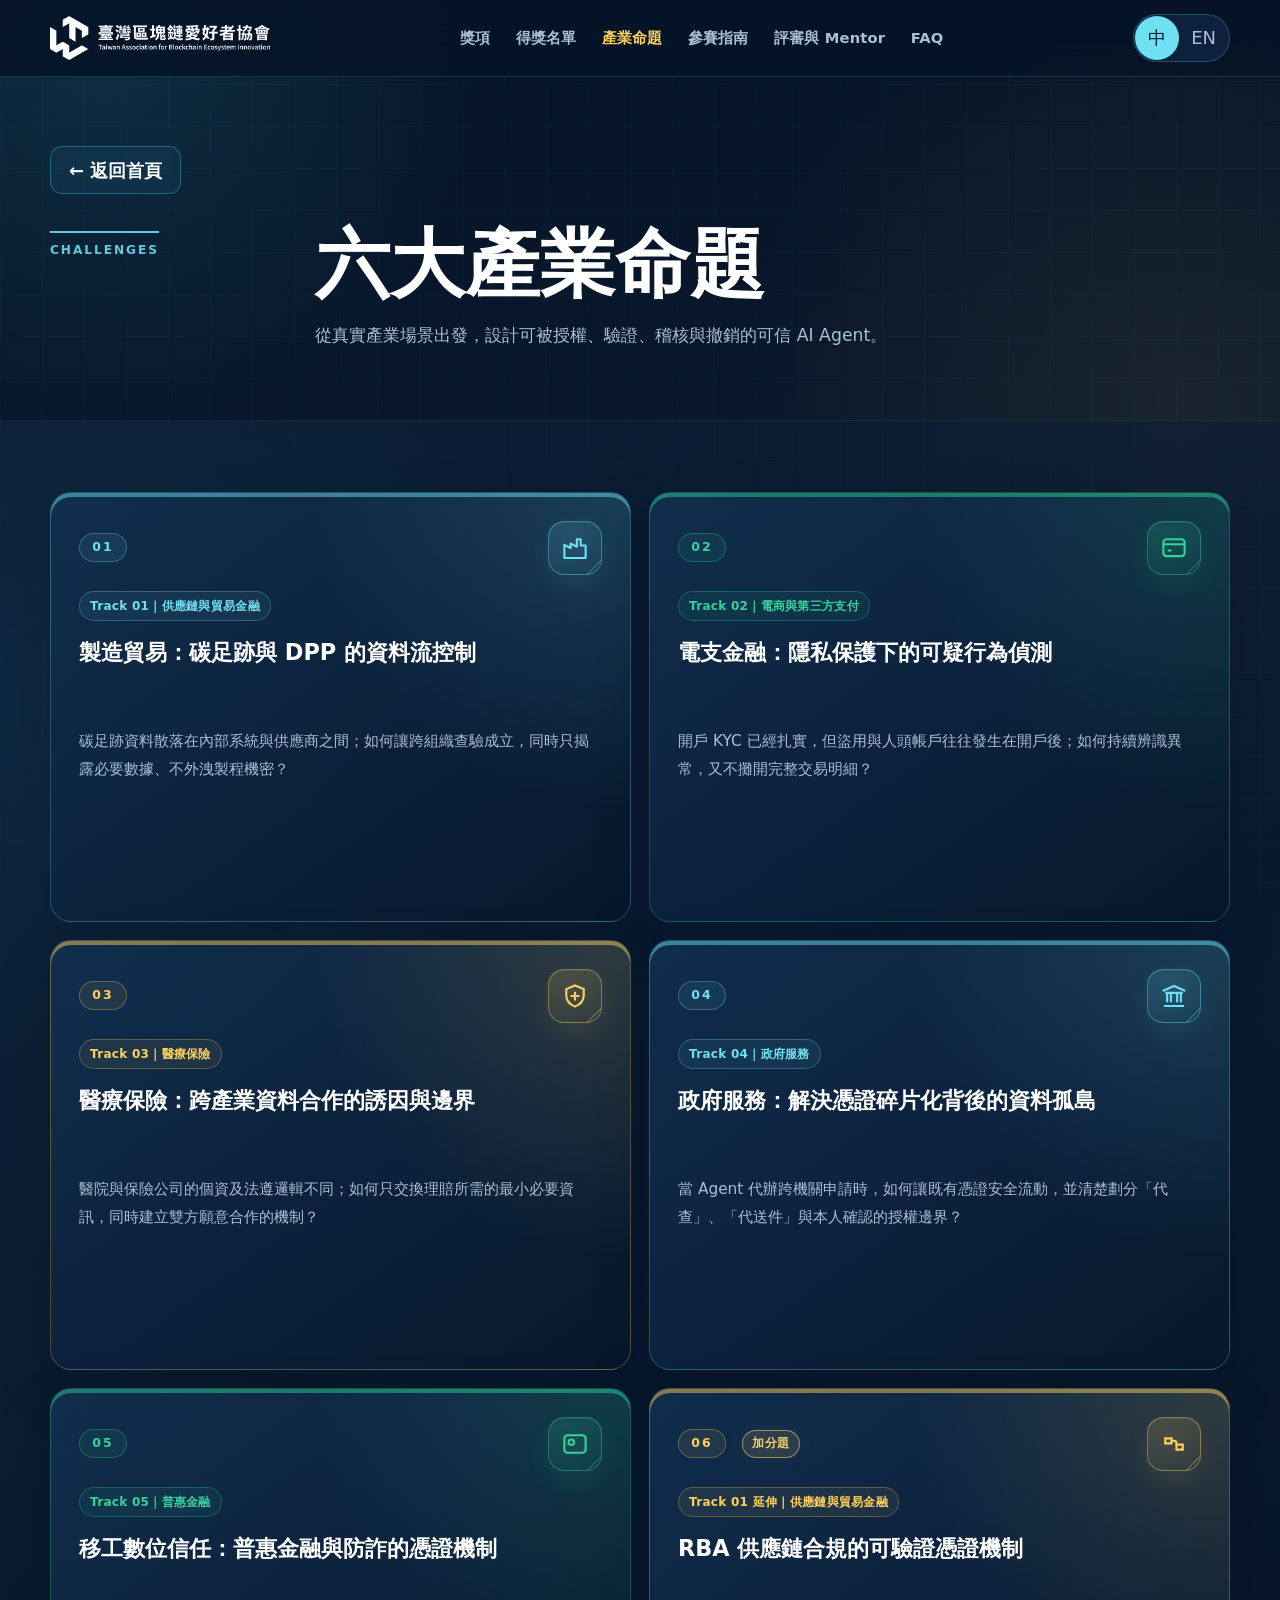
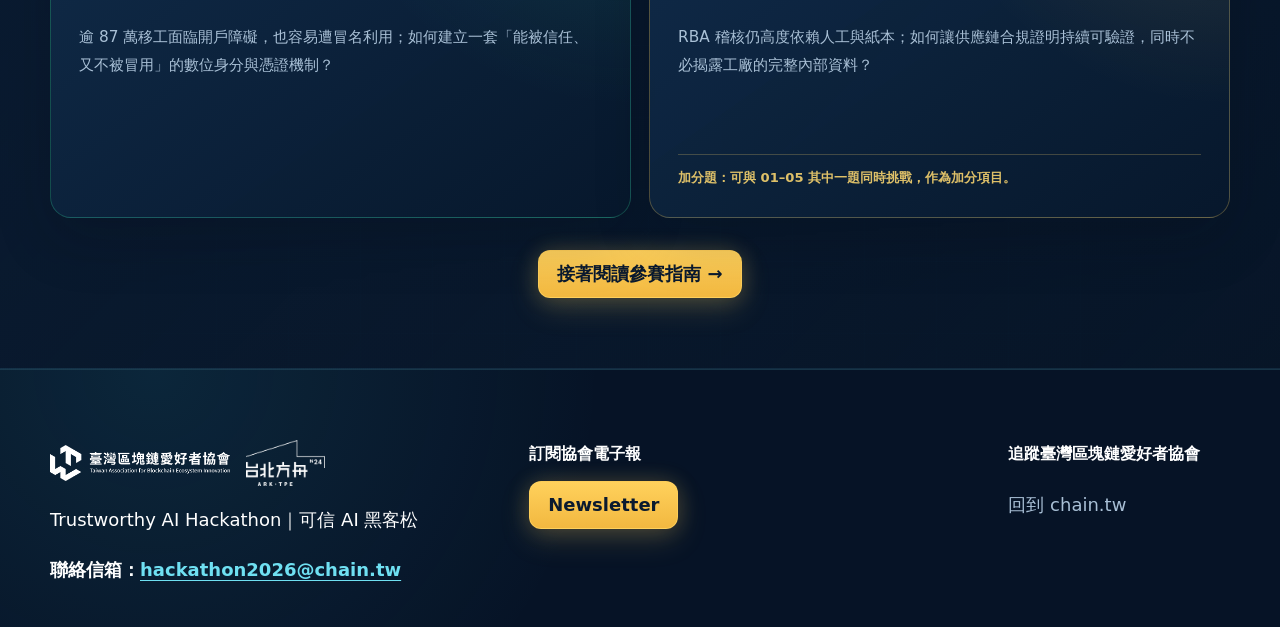
<file: challenges.html>
<!DOCTYPE html>
<html lang="zh-Hant" data-meta-prefix="challengesPage" data-canonical-path="challenges.html">
  <head>
    <meta charset="utf-8">
    <meta name="viewport" content="width=device-width, initial-scale=1">
    <title>六大產業命題｜可信 AI 黑客松 2026</title>
    <meta name="description" content="可信 AI 黑客松 2026 六大產業命題、核心可信問題與方向提示。">
    <meta property="og:title" content="六大產業命題｜可信 AI 黑客松 2026">
    <meta property="og:description" content="可信 AI 黑客松 2026 六大產業命題、核心可信問題與方向提示。">
    <meta property="og:type" content="website"><meta property="og:url" content="https://hackathon.chain.tw/challenges.html"><meta property="og:locale" content="zh_TW"><meta property="og:locale:alternate" content="en_US"><meta property="og:image" content="https://hackathon.chain.tw/assets/og-trustworthy-ai-hackathon.jpg">
    <meta name="twitter:card" content="summary_large_image"><meta name="twitter:title" content="六大產業命題｜可信 AI 黑客松 2026"><meta name="twitter:description" content="可信 AI 黑客松 2026 六大產業命題、核心可信問題與方向提示。"><meta name="twitter:image" content="https://hackathon.chain.tw/assets/og-trustworthy-ai-hackathon.jpg">
    <link rel="canonical" href="https://hackathon.chain.tw/challenges.html"><link rel="alternate" hreflang="zh-Hant" href="https://hackathon.chain.tw/challenges.html"><link rel="alternate" hreflang="en" href="https://hackathon.chain.tw/challenges.html?lang=en"><link rel="alternate" hreflang="x-default" href="https://hackathon.chain.tw/challenges.html">
    <link rel="icon" href="./assets/official/favicon.png"><meta name="theme-color" content="#0C1A2B"><link rel="stylesheet" href="./styles.css">
  </head>
  <body class="content-page">
    <svg class="icon-sprite" aria-hidden="true" focusable="false">
      <symbol id="icon-challenge-manufacturing" viewBox="0 0 24 24"><path d="M3.5 20V9.5l5 2.5V8.5l5 2.5V5h3v5h4v10h-17Z" fill="none" stroke="currentColor" stroke-width="1.7" stroke-linejoin="round"/></symbol>
      <symbol id="icon-challenge-finance" viewBox="0 0 24 24"><rect x="3.5" y="5" width="17" height="13.5" rx="2.5" fill="none" stroke="currentColor" stroke-width="1.7"/><path d="M3.5 9h17M7 14h3" stroke="currentColor" stroke-width="1.7"/></symbol>
      <symbol id="icon-challenge-health" viewBox="0 0 24 24"><path d="M12 20.5c4.5-2 7-5.1 7-9.2V6.5L12 3.6 5 6.5v4.8c0 4.1 2.5 7.2 7 9.2Z" fill="none" stroke="currentColor" stroke-width="1.7"/><path d="M8.5 12h7M12 8.5v7" stroke="currentColor" stroke-width="1.7"/></symbol>
      <symbol id="icon-challenge-government" viewBox="0 0 24 24"><path d="m3 8 9-4 9 4M5 9.5h14M6.5 9.5V17m3-7.5V17m5-7.5V17m3-7.5V17M4 20h16" fill="none" stroke="currentColor" stroke-width="1.7"/></symbol>
      <symbol id="icon-challenge-inclusion" viewBox="0 0 24 24"><rect x="3.5" y="5" width="17" height="14" rx="2.5" fill="none" stroke="currentColor" stroke-width="1.7"/><circle cx="9" cy="10.5" r="2.2" fill="none" stroke="currentColor" stroke-width="1.6"/></symbol>
      <symbol id="icon-challenge-compliance" viewBox="0 0 24 24"><path d="M5 7.5h5v4H5v-4Zm9 5h5v4h-5v-4Z" fill="none" stroke="currentColor" stroke-width="1.7"/><path d="M10 9.5h2a2 2 0 0 1 2 2v1" fill="none" stroke="currentColor" stroke-width="1.7"/></symbol>
    </svg>
    <a class="skip-link" href="#main" data-i18n="skip.main">跳到主要內容</a>
    <header class="site-header" data-header><div class="container header-inner">
      <a class="brand" href="./index.html"><img class="brand-logo" src="./assets/official/tabei-logo.png" alt="TABEI" width="2788" height="560"><span><strong>TABEI</strong><small>Trustworthy AI Hackathon</small></span></a>
      <button class="nav-toggle" type="button" aria-controls="site-nav" aria-expanded="false"><span></span><span></span><span></span><span class="sr-only" data-i18n="nav.menu">開啟選單</span></button>
      <div class="nav-panel" id="site-nav" data-nav-panel><nav class="site-nav" aria-label="主選單" data-i18n="aria.nav" data-i18n-attr="aria-label"><a href="./index.html#prizes" data-i18n="nav.prizes">獎項</a><a href="./index.html#results" data-i18n="nav.results">得獎名單</a><a href="./challenges.html" aria-current="page" data-i18n="nav.tracks">產業命題</a><a href="./guide.html" data-i18n="nav.guide">參賽指南</a><a href="./index.html#judges" data-i18n="nav.network">評審與 Mentor</a><a href="./faq.html" data-i18n="nav.faq">FAQ</a></nav><div class="header-actions"><div class="language-toggle" role="group" aria-label="語言切換" data-i18n="aria.language" data-i18n-attr="aria-label"><button type="button" class="is-active" data-lang-button="zh-Hant" aria-pressed="true">中</button><button type="button" data-lang-button="en" aria-pressed="false">EN</button></div></div></div>
    </div></header>
    <main id="main">
      <section class="section page-intro"><div class="reveal container"><a class="button button-secondary" href="./index.html#tracks" data-i18n="challengesPage.back">← 返回首頁</a><div class="section-heading"><p class="section-kicker">Challenges</p><h1 data-i18n="challengesPage.title">六大產業命題</h1><p data-i18n="challengesPage.subtitle">從真實產業場景出發，設計可被授權、驗證、稽核與撤銷的可信 AI Agent。</p></div></div></section>
      <section class="section section-soft" id="tracks"><div class="reveal container"><div class="track-grid challenge-grid">
        <article class="track-card challenge-card" id="01" data-challenge-id="01"><div class="challenge-card-meta"><span class="track-index">01</span><span class="challenge-icon-frame" aria-hidden="true"><svg class="challenge-icon"><use href="#icon-challenge-manufacturing"></use></svg></span></div><p class="challenge-track-label" data-i18n="challenge.01.track"></p><h2 class="track-name" data-challenge-title data-i18n="challenge.01.title"></h2><p class="track-summary" data-challenge-question data-i18n="challenge.01.question"></p></article>
        <article class="track-card challenge-card" id="02" data-challenge-id="02"><div class="challenge-card-meta"><span class="track-index">02</span><span class="challenge-icon-frame" aria-hidden="true"><svg class="challenge-icon"><use href="#icon-challenge-finance"></use></svg></span></div><p class="challenge-track-label" data-i18n="challenge.02.track"></p><h2 class="track-name" data-challenge-title data-i18n="challenge.02.title"></h2><p class="track-summary" data-challenge-question data-i18n="challenge.02.question"></p></article>
        <article class="track-card challenge-card" id="03" data-challenge-id="03"><div class="challenge-card-meta"><span class="track-index">03</span><span class="challenge-icon-frame" aria-hidden="true"><svg class="challenge-icon"><use href="#icon-challenge-health"></use></svg></span></div><p class="challenge-track-label" data-i18n="challenge.03.track"></p><h2 class="track-name" data-challenge-title data-i18n="challenge.03.title"></h2><p class="track-summary" data-challenge-question data-i18n="challenge.03.question"></p></article>
        <article class="track-card challenge-card" id="04" data-challenge-id="04"><div class="challenge-card-meta"><span class="track-index">04</span><span class="challenge-icon-frame" aria-hidden="true"><svg class="challenge-icon"><use href="#icon-challenge-government"></use></svg></span></div><p class="challenge-track-label" data-i18n="challenge.04.track"></p><h2 class="track-name" data-challenge-title data-i18n="challenge.04.title"></h2><p class="track-summary" data-challenge-question data-i18n="challenge.04.question"></p></article>
        <article class="track-card challenge-card" id="05" data-challenge-id="05"><div class="challenge-card-meta"><span class="track-index">05</span><span class="challenge-icon-frame" aria-hidden="true"><svg class="challenge-icon"><use href="#icon-challenge-inclusion"></use></svg></span></div><p class="challenge-track-label" data-i18n="challenge.05.track"></p><h2 class="track-name" data-challenge-title data-i18n="challenge.05.title"></h2><p class="track-summary" data-challenge-question data-i18n="challenge.05.question"></p></article>
        <article class="track-card challenge-card" id="06" data-challenge-id="06"><div class="challenge-card-meta"><span class="track-index">06</span><span class="challenge-bonus-badge" data-i18n="challenge.06.badge">加分題</span><span class="challenge-icon-frame" aria-hidden="true"><svg class="challenge-icon"><use href="#icon-challenge-compliance"></use></svg></span></div><p class="challenge-track-label" data-i18n="challenge.06.track"></p><h2 class="track-name" data-challenge-title data-i18n="challenge.06.title"></h2><p class="track-summary" data-challenge-question data-i18n="challenge.06.question"></p><p class="challenge-bonus-note" data-i18n="challenge.06.note"></p></article>
      </div><div class="page-next"><a class="button button-primary" href="./guide.html" data-i18n="challengesPage.guide">接著閱讀參賽指南 →</a></div></div></section>
    </main>
    <footer class="site-footer"><div class="container footer-grid"><div class="footer-brand"><div class="footer-logo-row"><img src="./assets/official/tabei-logo.png" alt="TABEI" width="2788" height="560" loading="lazy"><img src="./assets/official/n24-logo-white.png" alt="N24 台北方舟" width="400" height="234" loading="lazy"></div><p>Trustworthy AI Hackathon｜可信 AI 黑客松</p><p class="footer-contact"><span data-i18n="footer.contact">聯絡信箱：</span><a href="mailto:hackathon2026@chain.tw" data-contact-link>hackathon2026@chain.tw</a></p></div><div class="footer-subscribe"><h2 data-i18n="footer.newsletter">訂閱協會電子報</h2><a class="button button-primary" href="https://chaintw.substack.com/" target="_blank" rel="noopener noreferrer" data-newsletter-link>Newsletter</a></div><div class="footer-links"><h2 data-i18n="footer.follow">追蹤臺灣區塊鏈愛好者協會</h2><a href="https://www.chain.tw/" target="_blank" rel="noopener noreferrer" data-i18n="footer.website">回到 chain.tw</a></div></div></footer>
    <button class="back-to-top" type="button" data-back-top data-i18n="back.top" data-i18n-attr="aria-label" hidden>↑</button><script src="./site-config.js"></script><script src="./content.js"></script><script src="./main.js"></script>
  </body>
</html>
</file>
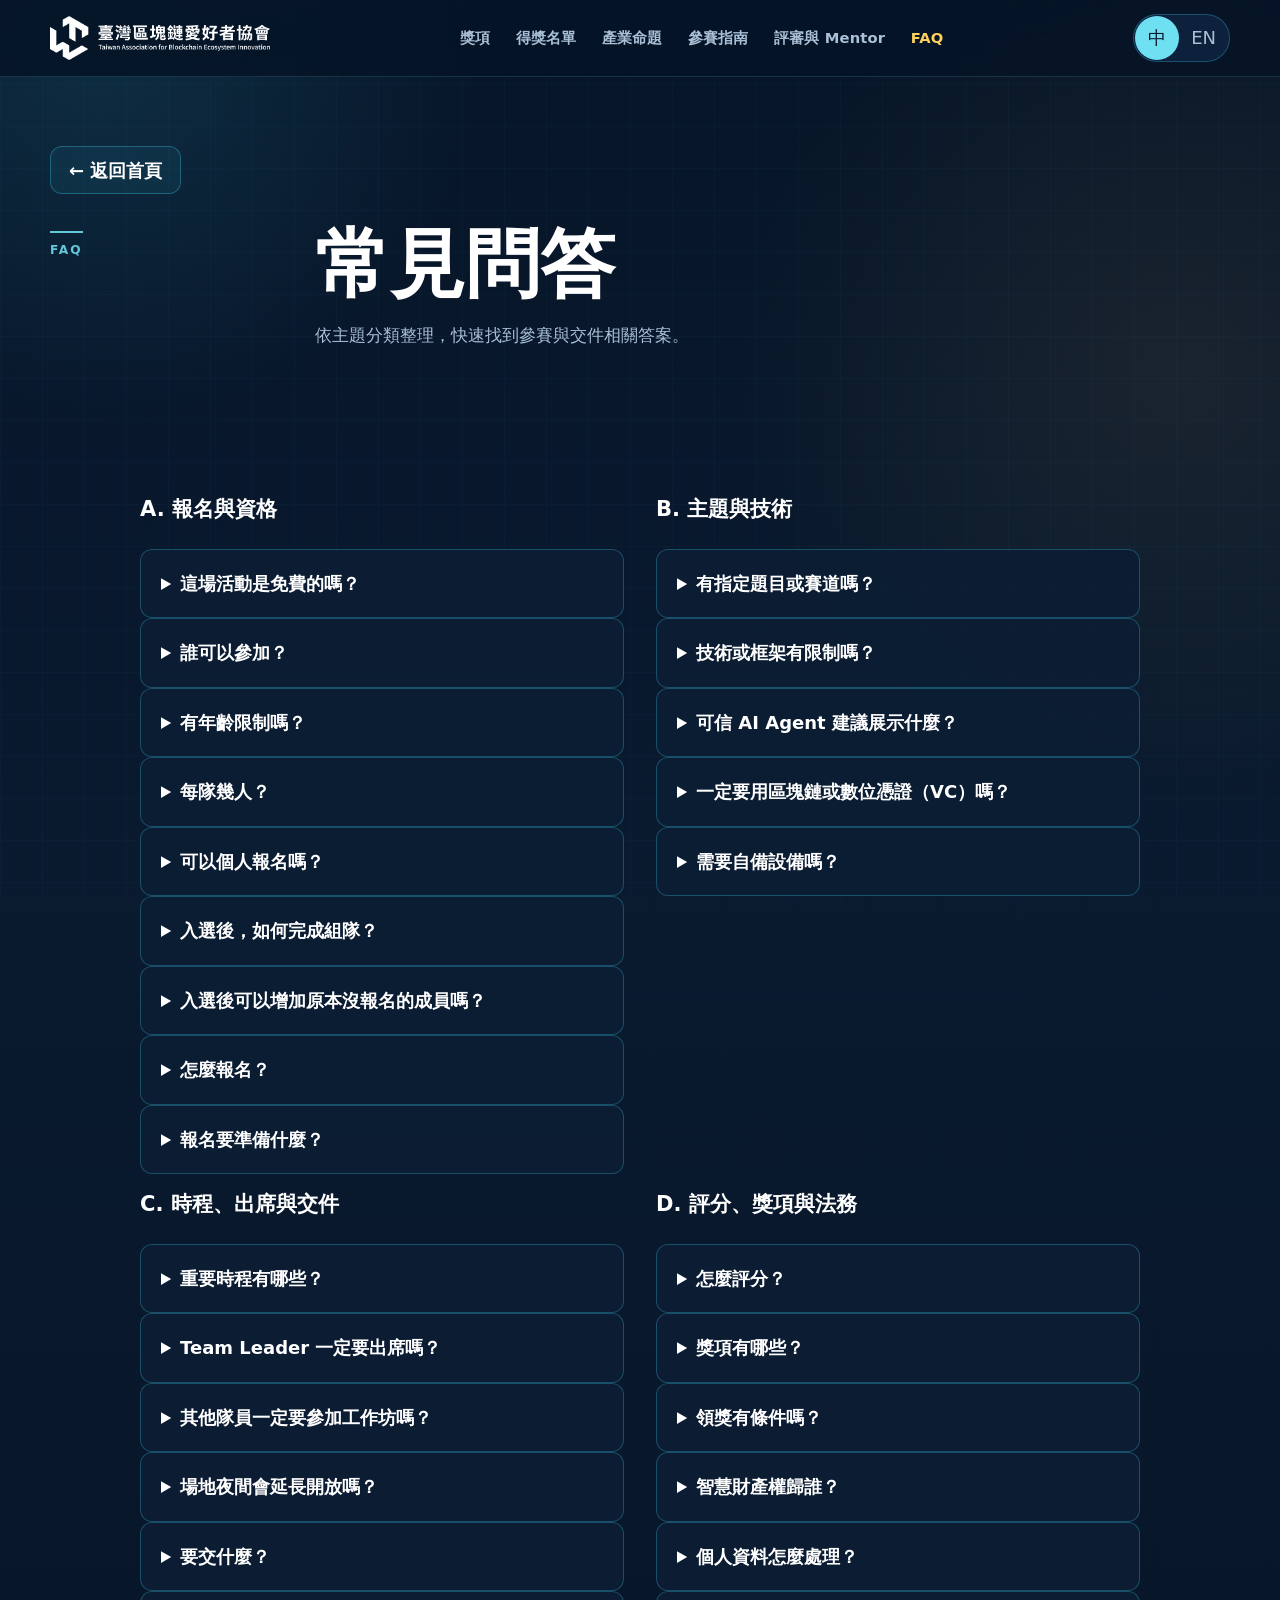
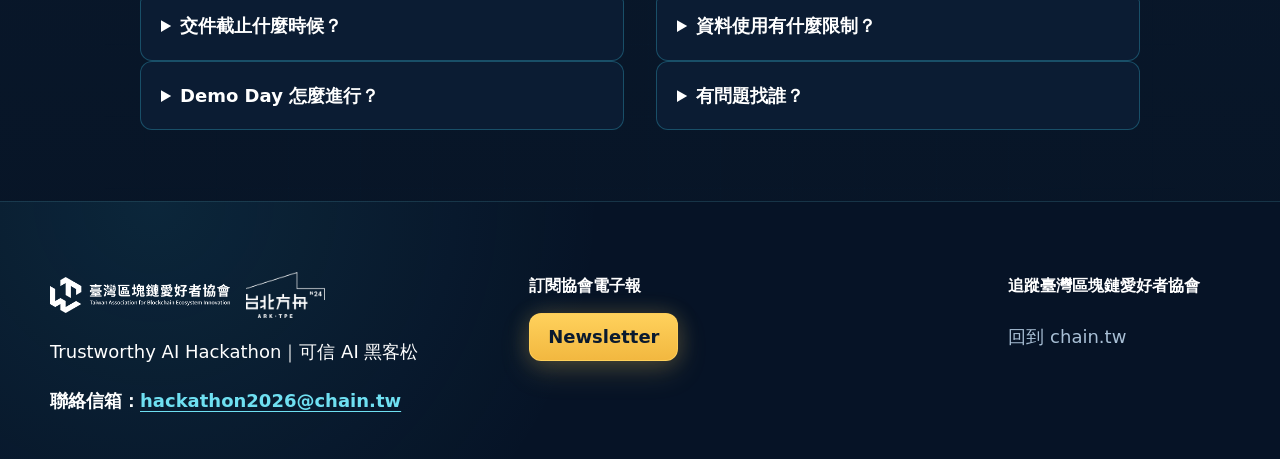
<file: faq.html>
<!DOCTYPE html>
<html lang="zh-Hant" data-meta-prefix="faqPage" data-canonical-path="faq.html">
  <head>
    <meta charset="utf-8"><meta name="viewport" content="width=device-width, initial-scale=1">
    <title>常見問答｜可信 AI 黑客松 2026</title><meta name="description" content="可信 AI 黑客松 2026 報名資格、技術、時程、交件、評分、獎項與法務常見問答。">
    <meta property="og:title" content="常見問答｜可信 AI 黑客松 2026"><meta property="og:description" content="可信 AI 黑客松 2026 報名資格、技術、時程、交件、評分、獎項與法務常見問答。"><meta property="og:type" content="website"><meta property="og:url" content="https://hackathon.chain.tw/faq.html"><meta property="og:locale" content="zh_TW"><meta property="og:locale:alternate" content="en_US"><meta property="og:image" content="https://hackathon.chain.tw/assets/og-trustworthy-ai-hackathon.jpg">
    <meta name="twitter:card" content="summary_large_image"><meta name="twitter:title" content="常見問答｜可信 AI 黑客松 2026"><meta name="twitter:description" content="可信 AI 黑客松 2026 報名資格、技術、時程、交件、評分、獎項與法務常見問答。"><meta name="twitter:image" content="https://hackathon.chain.tw/assets/og-trustworthy-ai-hackathon.jpg">
    <link rel="canonical" href="https://hackathon.chain.tw/faq.html"><link rel="alternate" hreflang="zh-Hant" href="https://hackathon.chain.tw/faq.html"><link rel="alternate" hreflang="en" href="https://hackathon.chain.tw/faq.html?lang=en"><link rel="alternate" hreflang="x-default" href="https://hackathon.chain.tw/faq.html"><link rel="icon" href="./assets/official/favicon.png"><meta name="theme-color" content="#0C1A2B"><link rel="stylesheet" href="./styles.css">
  </head>
  <body class="content-page">
    <a class="skip-link" href="#main" data-i18n="skip.main">跳到主要內容</a>
    <header class="site-header" data-header><div class="container header-inner"><a class="brand" href="./index.html"><img class="brand-logo" src="./assets/official/tabei-logo.png" alt="TABEI" width="2788" height="560"><span><strong>TABEI</strong><small>Trustworthy AI Hackathon</small></span></a><button class="nav-toggle" type="button" aria-controls="site-nav" aria-expanded="false"><span></span><span></span><span></span><span class="sr-only" data-i18n="nav.menu">開啟選單</span></button><div class="nav-panel" id="site-nav" data-nav-panel><nav class="site-nav" aria-label="主選單" data-i18n="aria.nav" data-i18n-attr="aria-label"><a href="./index.html#prizes" data-i18n="nav.prizes">獎項</a><a href="./index.html#results" data-i18n="nav.results">得獎名單</a><a href="./challenges.html" data-i18n="nav.tracks">產業命題</a><a href="./guide.html" data-i18n="nav.guide">參賽指南</a><a href="./index.html#judges" data-i18n="nav.network">評審與 Mentor</a><a href="./faq.html" aria-current="page" data-i18n="nav.faq">FAQ</a></nav><div class="header-actions"><div class="language-toggle" role="group" aria-label="語言切換" data-i18n="aria.language" data-i18n-attr="aria-label"><button type="button" class="is-active" data-lang-button="zh-Hant" aria-pressed="true">中</button><button type="button" data-lang-button="en" aria-pressed="false">EN</button></div></div></div></div></header>
    <main id="main"><section class="section page-intro"><div class="reveal container"><a class="button button-secondary" href="./index.html#faq" data-i18n="faqPage.back">← 返回首頁</a><div class="section-heading"><p class="section-kicker">FAQ</p><h1 data-i18n="faqPage.title">常見問答</h1><p data-i18n="faqPage.subtitle">依主題分類整理，快速找到參賽與交件相關答案。</p></div></div></section><section class="section section-soft"><div class="reveal container"><div class="faq-list" data-faq-root>
<section class="faq-group"><h3>A. 報名與資格</h3><details><summary>這場活動是免費的嗎？</summary><p>完全免費。線下工作坊與活動期間提供餐食。</p></details><details><summary>誰可以參加？</summary><p>年滿 18 歲，對 AI、軟體開發、設計、產品、資安、數位身份或相關領域有興趣之學生、社會人士與業界人士。</p></details><details><summary>有年齡限制嗎？</summary><p>有，本活動限年滿 18 歲（報名時全體成員均須年滿 18 歲）。</p></details><details><summary>每隊幾人？</summary><p>最終每隊 3–5 人，每位參賽者僅能加入一隊；入選者於工作坊確認最終隊伍。</p></details><details><summary>可以個人報名嗎？</summary><p>報名已截止。報名期間個人、未滿員隊伍與完整 3–5 人隊伍皆可提交；入選者須在活動前完成 3–5 人隊伍。</p></details><details><summary>入選後，如何完成組隊？</summary><p>組隊媒合將於兩場賽前工作坊進行，入選者可在現場認識隊友、討論分工並確認最終 3–5 人名單。</p></details><details><summary>入選後可以增加原本沒報名的成員嗎？</summary><p>可以。最終每隊 3–5 人，每位參賽者限加入一隊；成員異動請於 8/22 前以 Email 通知主辦方（hackathon2026@chain.tw），以利確認最終名單、餐食與完賽證明。8/15 線上工作坊開放全體報名隊伍參加，不限入選者；8/22 線下工作坊限入選隊伍參加。</p></details><details><summary>怎麼報名？</summary><p>報名已結束。歷史報名期間為 7/8 開放至 8/5 23:59（GMT+8）；隊伍由 Team Leader（團隊代表）代表提交，每隊僅提交一次，個人報名者以本人為聯絡窗口。</p></details><details><summary>報名要準備什麼？</summary><p>團隊背景（建議整理為一份 PDF：成員與角色分工、所屬單位、相關經驗）、想解決的痛點、初步解法構想，以及 GitHub 或作品連結（選填）。個人報名者，團隊背景可改填個人背景與專長。報名所提痛點用於書審評估；入選後將依公布之命題進行開發。</p></details></section>
<section class="faq-group"><h3>B. 主題與技術</h3><details><summary>有指定題目或賽道嗎？</summary><p>正式題目由主辦方與產業夥伴共同命題，共六大真實場景（見主題區預告）；完整命題於入選後的工作坊公布，並說明命題選擇方式。報名時請提出你們自訂的痛點與解法構想，作為書面初審的評估依據。其中命題 06 為加分題，團隊可於主要命題之外同時挑戰。</p></details><details><summary>技術或框架有限制嗎？</summary><p>技術自由，但作品須能展示可信 AI Agent 的身份、授權、行動邊界、稽核與撤銷思考，且僅能使用合法授權之模型、資料與工具。</p></details><details><summary>可信 AI Agent 建議展示什麼？</summary><p>代表誰（Principal）、被授權做什麼（Authorization）、可呼叫的工具與動作（Tool / Action）、政策關卡（Policy Gate）、稽核軌跡（Audit Log）、失效與撤銷（Expiry / Revocation）。</p></details><details><summary>一定要用區塊鏈或數位憑證（VC）嗎？</summary><p>不強制。只要能清楚展示身份、授權、驗證、稽核與撤銷即可；區塊鏈／VC 是選項而非必需。GLEIF、FIDO Alliance 與 KERI Foundation 列為支持單位，不代表參賽隊伍必須採用 LEI、vLEI、FIDO 或 KERI 相關規範、技術或服務。</p></details><details><summary>需要自備設備嗎？</summary><p>請自備筆電及開發所需個人裝置；現場提供網路、電力與活動期間餐食。</p></details></section>
<section class="faq-group"><h3>C. 時程、出席與交件</h3><details><summary>重要時程有哪些？</summary><p>7/8 開放報名、7/20 線上說明會、8/5 23:59 截止（GMT+8）、8/7 公告入選、8/9 23:59 入選者直接回覆通知信確認、8/15 14:00–16:00 工作坊 #1（線上，開放全體報名隊伍）、8/22 10:30–11:00 報到、11:00–16:00 工作坊 #2（線下，限入選隊伍）、8/29（六）09:00 報到 Hackathon Day 1、8/30（日）Hackathon Day 2，23:59 交件截止、8/31（一）09:30–17:10 Demo Day。</p></details><details><summary>Team Leader 一定要出席嗎？</summary><p>是。Team Leader 須全程出席兩場賽前工作坊、Hackathon 與 Demo Day。線上說明會已於 7/20 舉行，活動錄影不對外公開。</p></details><details><summary>其他隊員一定要參加工作坊嗎？</summary><p>除 Team Leader 須全程出席外，其他入選隊員不強制，但強烈建議參與。需要媒合的入選者請參與賽前工作坊，以便認識隊友並確認最終隊伍。</p></details><details><summary>場地夜間會延長開放嗎？</summary><p>8/29 晚間場地延長開放至隔日上午，供隊伍於場地內持續開發；22:00 後不再受理進入，此前可自由進出。自由參加，可選擇當日往返。主辦方將統計夜間留場人數。</p></details><details><summary>要交什麼？</summary><p>程式碼儲存庫（GitHub）、簡報、Demo 連結或影片、一頁治理／信任設計說明、README。</p></details><details><summary>交件截止什麼時候？</summary><p>8/30（日）23:59 前完成交件，缺件、逾期或無法展示可能影響評分、完賽或獲獎資格。</p></details><details><summary>Demo Day 怎麼進行？</summary><p>每隊成果簡報 5 分鐘，評審 Q&amp;A 2 分鐘，合計 7 分鐘。簡報統一於指定期限前繳交，Demo Day 當天由主辦方以協會電腦播放，不接受自備筆電接投影。上台順序由主辦方隨機排定，當日公布。Team Leader 須到場，簡報得由 TL 或其指定隊員擔任；最終名單之全體成員均須出席，得獎隊伍並以此為領獎條件。</p></details></section>
<section class="faq-group"><h3>D. 評分、獎項與法務</h3><details><summary>怎麼評分？</summary><p>初選（書面）：題目相關性 50%、可行性 30%、團隊能力 20%。<br>決選（Demo Day）：產業應用場景契合度 35%、可信技術導入 AI Agent 的可行性 25%、簡報與 Demo 呈現 25%、問題洞察與創意巧思 15%。</p></details><details><summary>獎項有哪些？</summary><p>現金獎金池 USD 14,000+：冠軍 1 隊 USD 5,000、亞軍 2 隊各 USD 2,000、季軍 3 隊各 USD 1,000、特別獎 2 隊各 USD 1,000。</p></details><details><summary>領獎有條件嗎？</summary><p>有。得獎隊伍須完成必要交件、於 Demo Day 完成展示，且最終名單之全體成員出席 Demo Day，方可領獎；未能全體到場者，主辦得保留、調整或取消該隊獎項。</p></details><details><summary>智慧財產權歸誰？</summary><p>作品智財原則上歸該隊。主辦與合作單位得為活動紀錄、成果發表與非商業宣傳，使用隊伍名稱、作品名稱、公開簡介、簡報與展示內容、現場照片及影片。</p></details><details><summary>個人資料怎麼處理？</summary><p>僅用於本活動之報名、審查、聯絡、活動營運、現場管理、證書／憑證發放、成果紀錄與必要行政用途，並依個人資料保護相關法令辦理；活動現場將攝錄影，並可能用於活動紀錄與宣傳。</p></details><details><summary>資料使用有什麼限制？</summary><p>僅能使用合法授權之模型、資料、API 與工具；不得使用未授權或真實敏感資料，敏感情境須以匿名、合成或測試資料替代。</p></details><details><summary>有問題找誰？</summary><p>聯絡窗口：hackathon2026@chain.tw</p></details></section>
</div></div></section></main>
    <footer class="site-footer"><div class="container footer-grid"><div class="footer-brand"><div class="footer-logo-row"><img src="./assets/official/tabei-logo.png" alt="TABEI" width="2788" height="560" loading="lazy"><img src="./assets/official/n24-logo-white.png" alt="N24 台北方舟" width="400" height="234" loading="lazy"></div><p>Trustworthy AI Hackathon｜可信 AI 黑客松</p><p class="footer-contact"><span data-i18n="footer.contact">聯絡信箱：</span><a href="mailto:hackathon2026@chain.tw" data-contact-link>hackathon2026@chain.tw</a></p></div><div class="footer-subscribe"><h2 data-i18n="footer.newsletter">訂閱協會電子報</h2><a class="button button-primary" href="https://chaintw.substack.com/" target="_blank" rel="noopener noreferrer" data-newsletter-link>Newsletter</a></div><div class="footer-links"><h2 data-i18n="footer.follow">追蹤臺灣區塊鏈愛好者協會</h2><a href="https://www.chain.tw/" target="_blank" rel="noopener noreferrer" data-i18n="footer.website">回到 chain.tw</a></div></div></footer>
    <button class="back-to-top" type="button" data-back-top data-i18n="back.top" data-i18n-attr="aria-label" hidden>↑</button><script src="./site-config.js"></script><script src="./content.js"></script><script src="./main.js"></script>
  </body>
</html>
</file>
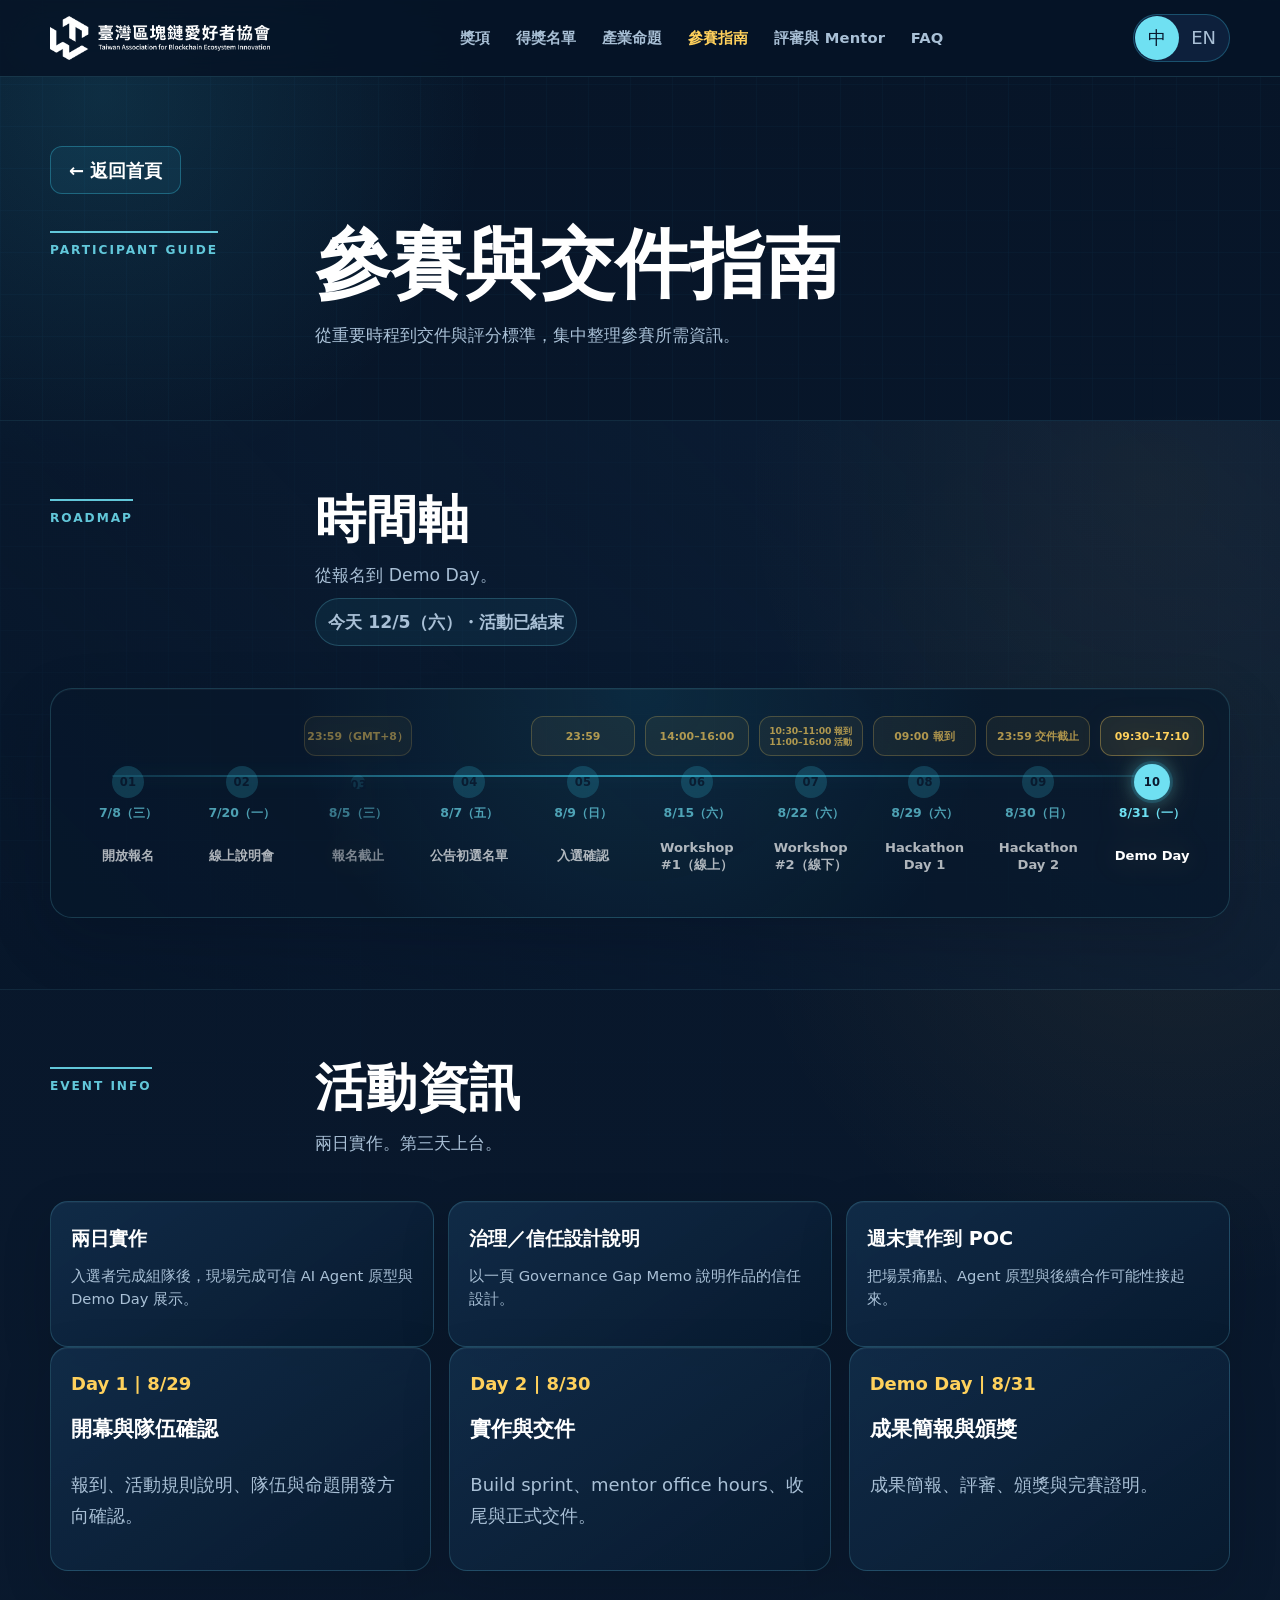
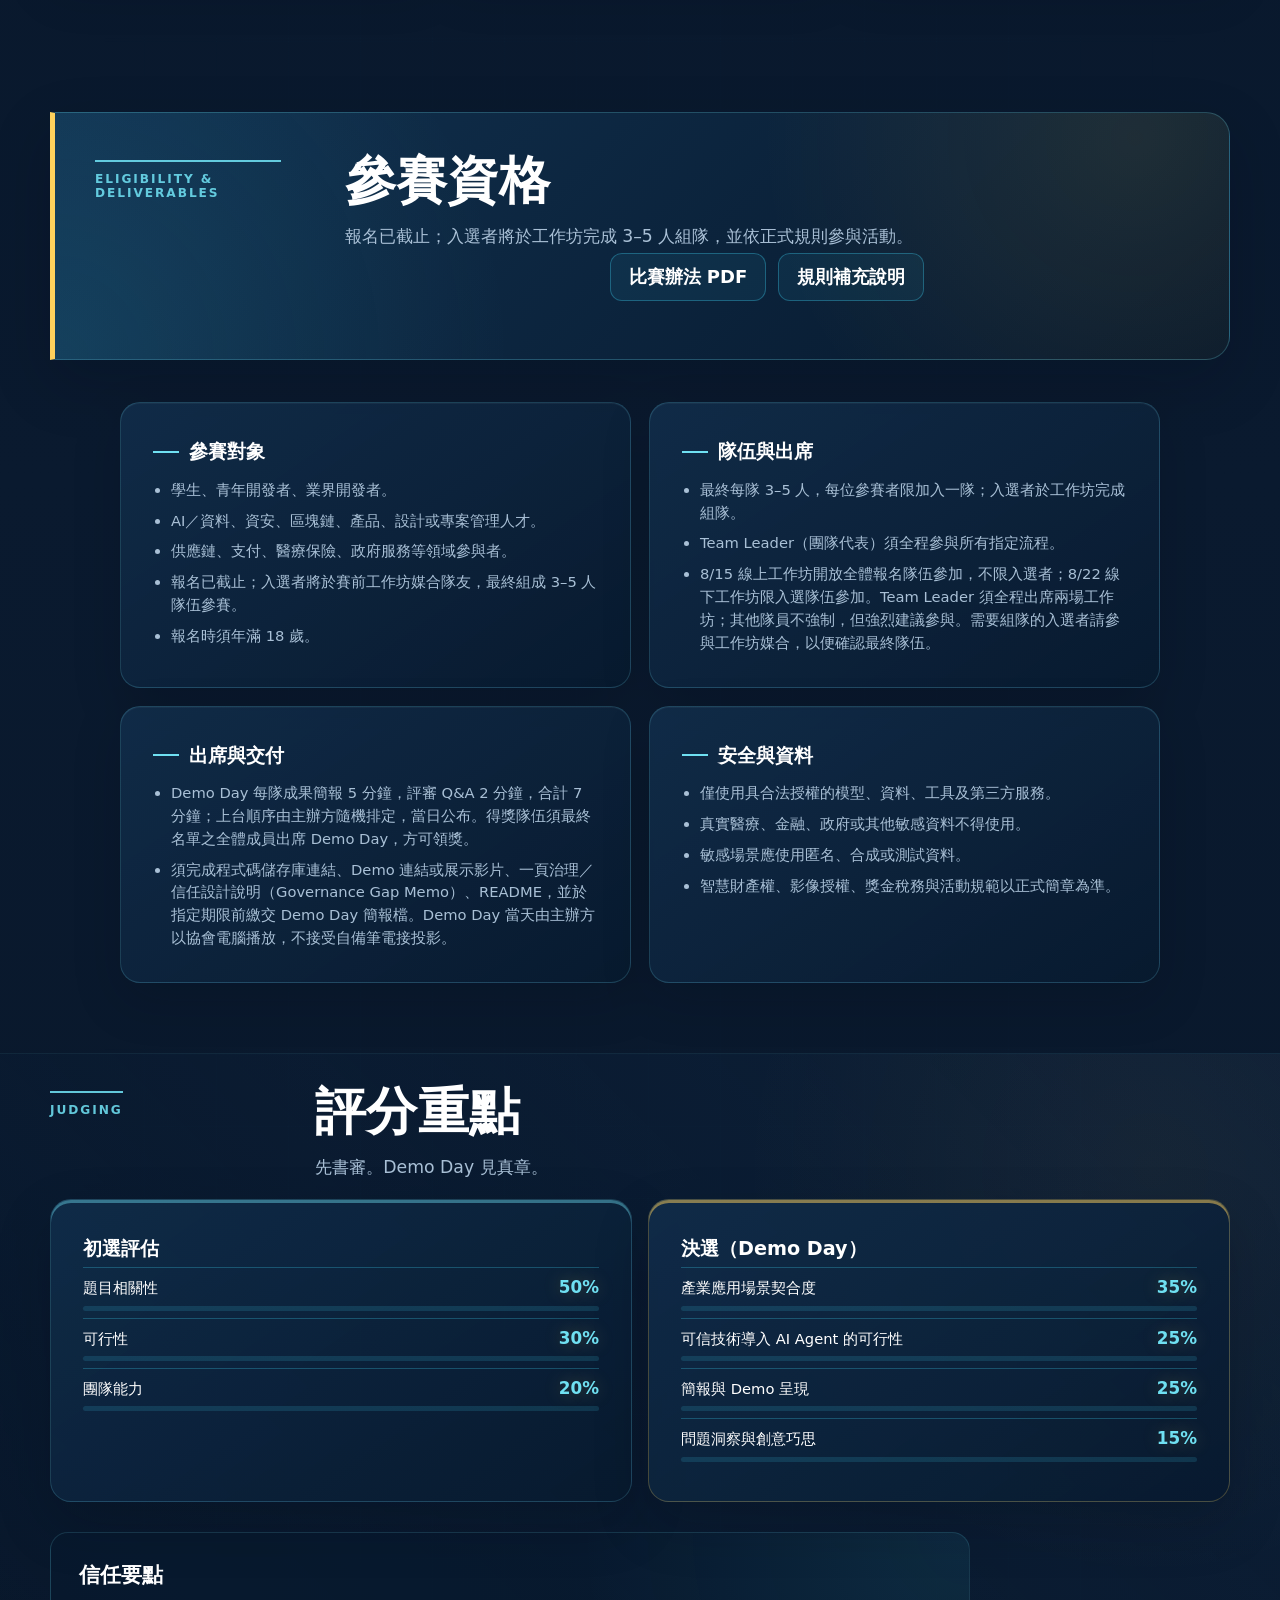
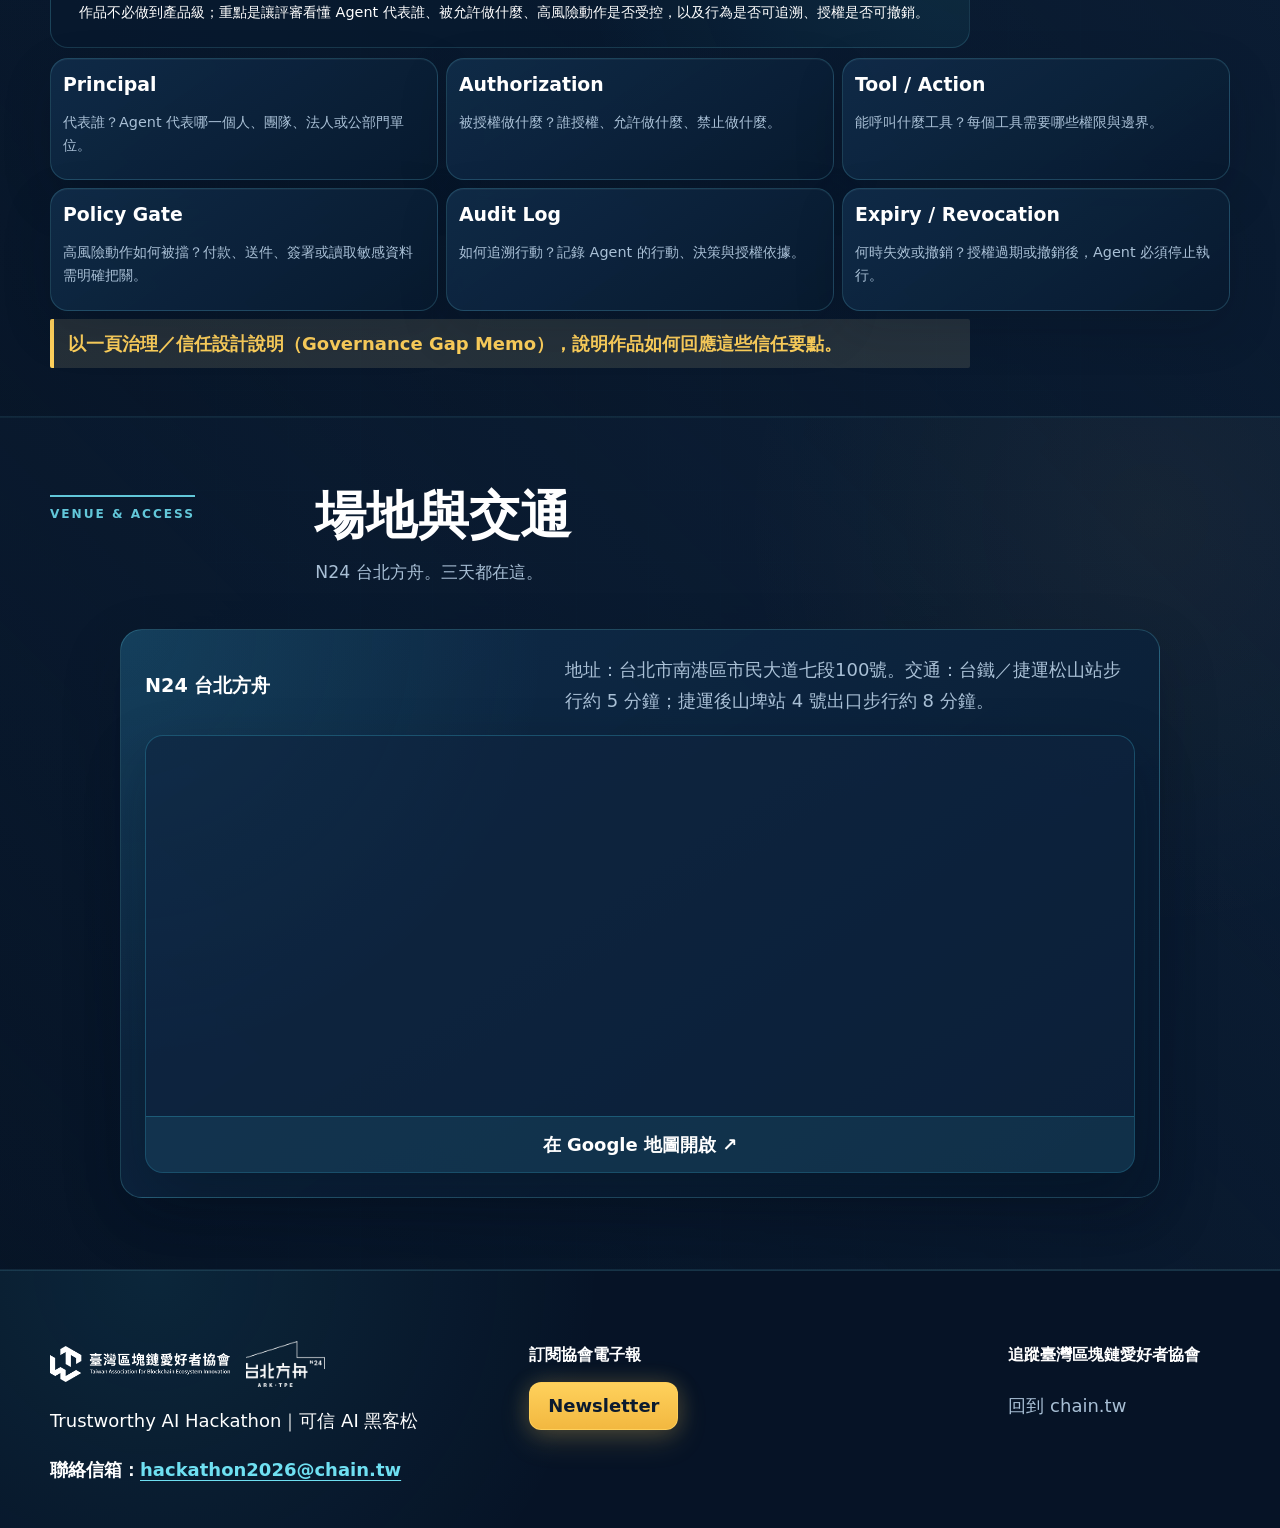
<file: guide.html>
<!DOCTYPE html>
<html lang="zh-Hant" data-meta-prefix="guidePage" data-canonical-path="guide.html">
  <head>
    <meta charset="utf-8"><meta name="viewport" content="width=device-width, initial-scale=1">
    <title>參賽與交件指南｜可信 AI 黑客松 2026</title><meta name="description" content="可信 AI 黑客松 2026 時間軸、活動流程、參賽資格、交件、評分與場地資訊。">
    <meta property="og:title" content="參賽與交件指南｜可信 AI 黑客松 2026"><meta property="og:description" content="可信 AI 黑客松 2026 時間軸、活動流程、參賽資格、交件、評分與場地資訊。"><meta property="og:type" content="website"><meta property="og:url" content="https://hackathon.chain.tw/guide.html"><meta property="og:locale" content="zh_TW"><meta property="og:locale:alternate" content="en_US"><meta property="og:image" content="https://hackathon.chain.tw/assets/og-trustworthy-ai-hackathon.jpg">
    <meta name="twitter:card" content="summary_large_image"><meta name="twitter:title" content="參賽與交件指南｜可信 AI 黑客松 2026"><meta name="twitter:description" content="可信 AI 黑客松 2026 時間軸、活動流程、參賽資格、交件、評分與場地資訊。"><meta name="twitter:image" content="https://hackathon.chain.tw/assets/og-trustworthy-ai-hackathon.jpg">
    <link rel="canonical" href="https://hackathon.chain.tw/guide.html"><link rel="alternate" hreflang="zh-Hant" href="https://hackathon.chain.tw/guide.html"><link rel="alternate" hreflang="en" href="https://hackathon.chain.tw/guide.html?lang=en"><link rel="alternate" hreflang="x-default" href="https://hackathon.chain.tw/guide.html"><link rel="icon" href="./assets/official/favicon.png"><meta name="theme-color" content="#0C1A2B"><link rel="stylesheet" href="./styles.css">
  </head>
  <body class="content-page">
    <a class="skip-link" href="#main" data-i18n="skip.main">跳到主要內容</a>
    <header class="site-header" data-header><div class="container header-inner"><a class="brand" href="./index.html"><img class="brand-logo" src="./assets/official/tabei-logo.png" alt="TABEI" width="2788" height="560"><span><strong>TABEI</strong><small>Trustworthy AI Hackathon</small></span></a><button class="nav-toggle" type="button" aria-controls="site-nav" aria-expanded="false"><span></span><span></span><span></span><span class="sr-only" data-i18n="nav.menu">開啟選單</span></button><div class="nav-panel" id="site-nav" data-nav-panel><nav class="site-nav" aria-label="主選單" data-i18n="aria.nav" data-i18n-attr="aria-label"><a href="./index.html#prizes" data-i18n="nav.prizes">獎項</a><a href="./index.html#results" data-i18n="nav.results">得獎名單</a><a href="./challenges.html" data-i18n="nav.tracks">產業命題</a><a href="./guide.html" aria-current="page" data-i18n="nav.guide">參賽指南</a><a href="./index.html#judges" data-i18n="nav.network">評審與 Mentor</a><a href="./faq.html" data-i18n="nav.faq">FAQ</a></nav><div class="header-actions"><div class="language-toggle" role="group" aria-label="語言切換" data-i18n="aria.language" data-i18n-attr="aria-label"><button type="button" class="is-active" data-lang-button="zh-Hant" aria-pressed="true">中</button><button type="button" data-lang-button="en" aria-pressed="false">EN</button></div></div></div></div></header>
    <main id="main">
      <section class="section page-intro"><div class="reveal container"><a class="button button-secondary" href="./index.html#explore" data-i18n="guidePage.back">← 返回首頁</a><div class="section-heading"><p class="section-kicker">Participant Guide</p><h1 data-i18n="guidePage.title">參賽與交件指南</h1><p data-i18n="guidePage.subtitle">從重要時程到交件與評分標準，集中整理參賽所需資訊。</p></div></div></section>
      <section class="section section-soft" id="roadmap"><div class="reveal container"><div class="section-heading"><p class="section-kicker">Roadmap</p><h2 data-i18n="roadmap.title">時間軸</h2><p data-i18n="roadmap.body">各項時間以主辦方最新公告為準。</p><p class="timeline-status" id="timelineStatus" aria-live="polite"></p></div><ol class="timeline" aria-label="活動流程圖" data-i18n="aria.timeline" data-i18n-attr="aria-label">
        <li class="timeline-step timeline-entry" data-date="2026-07-08"><span class="timeline-timebox"></span><time datetime="2026-07-08" data-i18n="date.registration">7/8（三）</time><span data-i18n="timeline.registration">開放報名</span></li><li class="timeline-step timeline-entry" data-date="2026-07-20"><span class="timeline-timebox"></span><time datetime="2026-07-20" data-i18n="date.info">7/20（一）</time><span data-i18n="timeline.info">線上說明會</span></li><li class="timeline-step timeline-entry" data-date="2026-08-05"><span class="timeline-timebox" data-i18n="time.deadline">23:59（GMT+8）</span><time datetime="2026-08-05T23:59:59+08:00" data-i18n="date.deadline">8/5（三）</time><span data-i18n="timeline.deadline">報名截止</span></li><li class="timeline-step timeline-prep" data-date="2026-08-07"><span class="timeline-timebox"></span><time datetime="2026-08-07" data-i18n="date.finalists">8/7（五）</time><span data-i18n="timeline.finalists">公告初選名單</span></li><li class="timeline-step timeline-prep" data-date="2026-08-09"><span class="timeline-timebox" data-i18n="time.confirm">23:59</span><time datetime="2026-08-09" data-i18n="date.confirm">8/9（日）</time><span data-i18n="timeline.confirm">入選確認</span></li><li class="timeline-step timeline-prep" data-date="2026-08-15"><span class="timeline-timebox" data-i18n="time.workshop1">14:00–16:00</span><time datetime="2026-08-15" data-i18n="date.workshop1">8/15（六）</time><span data-i18n="timeline.workshop1">Workshop #1（線上）</span></li><li class="timeline-step timeline-prep" data-date="2026-08-22"><span class="timeline-timebox" data-i18n="time.workshop2">10:30–11:00 報到<br>11:00–16:00 活動</span><time datetime="2026-08-22" data-i18n="date.workshop2">8/22（六）</time><span data-i18n="timeline.workshop2">Workshop #2（線下）</span></li><li class="timeline-step timeline-event" data-date="2026-08-29"><span class="timeline-timebox" data-i18n="time.hackathon1">09:00 報到</span><time datetime="2026-08-29" data-i18n="date.hackathon1">8/29（六）</time><span data-i18n="timeline.hackathon1">Hackathon Day 1</span></li><li class="timeline-step timeline-event" data-date="2026-08-30"><span class="timeline-timebox" data-i18n="time.hackathon2">23:59 交件截止</span><time datetime="2026-08-30" data-i18n="date.hackathon2">8/30（日）</time><span data-i18n="timeline.hackathon2">Hackathon Day 2</span></li><li class="timeline-step timeline-event" data-date="2026-08-31"><span class="timeline-timebox" data-i18n="time.demo">09:30–17:10</span><time datetime="2026-08-31" data-i18n="date.demo">8/31（一）</time><span data-i18n="timeline.demo">Demo Day</span></li>
      </ol></div></section>
      <section class="section" id="info"><div class="reveal container"><div class="section-heading"><p class="section-kicker">Event Info</p><h2 data-i18n="info.title">活動資訊</h2><p data-i18n="info.subtitle">兩日實作。第三天上台。</p></div><div class="feature-grid info-feature-grid"><article class="feature-card"><h3 data-i18n="position.build.title">兩日實作</h3><p data-i18n="position.build.body"></p></article><article class="feature-card"><h3 data-i18n="position.memo.title">治理／信任設計說明</h3><p data-i18n="position.memo.body"></p></article><article class="feature-card"><h3 data-i18n="position.poc.title">週末實作到 POC</h3><p data-i18n="position.poc.body"></p></article></div><div class="day-grid"><article class="day-card"><span>Day 1 | 8/29</span><h3 data-i18n="day1.title"></h3><p data-i18n="day1.body"></p></article><article class="day-card"><span>Day 2 | 8/30</span><h3 data-i18n="day2.title"></h3><p data-i18n="day2.body"></p></article><article class="day-card"><span>Demo Day | 8/31</span><h3 data-i18n="day3.title"></h3><p data-i18n="day3.body"></p></article></div></div></section>
      <section class="section section-soft" id="rules"><div class="reveal container"><div class="section-heading"><p class="section-kicker">Eligibility & Deliverables</p><h2 data-i18n="rules.title">參賽資格</h2><p data-i18n="rules.body"></p><div class="cta-row"><a class="button button-secondary" data-download-rules href="assets/official/Trustworthy-AI-Hackathon-2026-Rules.pdf" download data-i18n="rules.download">比賽辦法 PDF</a><a class="button button-secondary" href="docs/rules-addendum-2026-08-07.md" download data-i18n="rules.addendum">規則補充說明</a></div></div><div class="rule-stack"><article class="info-card"><h3 data-i18n="rules.audience"></h3><ul class="check-list"><li data-i18n="rules.a1"></li><li data-i18n="rules.a2"></li><li data-i18n="rules.a3"></li><li data-i18n="rules.a4"></li><li data-i18n="rules.a5"></li></ul></article><article class="info-card"><h3 data-i18n="rules.team"></h3><ul class="check-list"><li data-i18n="rules.t1"></li><li data-i18n="rules.d0"></li><li data-i18n="rules.d1"></li></ul></article><article class="info-card"><h3 data-i18n="rules.delivery"></h3><ul class="check-list"><li data-i18n="rules.d2"></li><li data-i18n="rules.d3"></li></ul></article><article class="info-card"><h3 data-i18n="rules.safety"></h3><ul class="check-list"><li data-i18n="rules.s1"></li><li data-i18n="rules.s2"></li><li data-i18n="rules.s3"></li><li data-i18n="rules.s4"></li></ul></article></div></div></section>
      <section class="section" id="judging"><div class="reveal container"><div class="section-heading"><p class="section-kicker">Judging</p><h2 data-i18n="judging.title">評分重點</h2><p data-i18n="judging.body"></p></div><div class="score-grid"><article class="score-card"><h3 data-i18n="judging.prelim"></h3><div class="score-row"><span data-i18n="judging.relevance"></span><strong>50%</strong></div><div class="score-row"><span data-i18n="judging.feasibility"></span><strong>30%</strong></div><div class="score-row"><span data-i18n="judging.team"></span><strong>20%</strong></div></article><article class="score-card"><h3 data-i18n="judging.finalTitle"></h3><div class="score-row"><span data-i18n="judging.fit"></span><strong>35%</strong></div><div class="score-row"><span data-i18n="judging.trust"></span><strong>25%</strong></div><div class="score-row"><span data-i18n="judging.execution"></span><strong>25%</strong></div><div class="score-row"><span data-i18n="judging.insight"></span><strong>15%</strong></div></article></div><div class="trust-summary"><h3 data-i18n="foundation.title"></h3><p data-i18n="foundation.body"></p></div><div class="minimum-grid minimum-grid-compact trust-grid"><article class="minimum-card"><h3>Principal</h3><p data-i18n="foundation.principal"></p></article><article class="minimum-card"><h3>Authorization</h3><p data-i18n="foundation.authorization"></p></article><article class="minimum-card"><h3>Tool / Action</h3><p data-i18n="foundation.tool"></p></article><article class="minimum-card"><h3>Policy Gate</h3><p data-i18n="foundation.policy"></p></article><article class="minimum-card"><h3>Audit Log</h3><p data-i18n="foundation.audit"></p></article><article class="minimum-card"><h3>Expiry / Revocation</h3><p data-i18n="foundation.expiry"></p></article></div><p class="callout" data-i18n="foundation.governance"></p></div></section>
      <section class="section section-soft" id="venue"><div class="reveal container"><div class="section-heading"><p class="section-kicker">Venue & Access</p><h2 data-i18n="venue.title">場地與交通</h2><p data-i18n="venue.subtitle"></p></div><div class="venue-card"><div class="venue-name-row"><h3 class="venue-name" data-i18n="venue.name">N24 台北方舟</h3></div><p class="venue-pending muted" data-i18n="venue.pending"></p><div class="venue-map-panel"><iframe title="N24 台北方舟 Google 地圖" data-i18n="aria.mapTitle" data-i18n-attr="title" src="https://maps.google.com/maps?q=%E5%8F%B0%E5%8C%97%E5%B8%82%E5%8D%97%E6%B8%AF%E5%8D%80%E5%B8%82%E6%B0%91%E5%A4%A7%E9%81%93%E4%B8%83%E6%AE%B5100%E8%99%9F&z=16&output=embed" loading="lazy"></iframe><a class="venue-map-link" data-venue-map hidden target="_blank" rel="noopener" data-i18n="venue.map">在 Google 地圖開啟 ↗</a></div></div></div></section>
    </main>
    <footer class="site-footer"><div class="container footer-grid"><div class="footer-brand"><div class="footer-logo-row"><img src="./assets/official/tabei-logo.png" alt="TABEI" width="2788" height="560" loading="lazy"><img src="./assets/official/n24-logo-white.png" alt="N24 台北方舟" width="400" height="234" loading="lazy"></div><p>Trustworthy AI Hackathon｜可信 AI 黑客松</p><p class="footer-contact"><span data-i18n="footer.contact">聯絡信箱：</span><a href="mailto:hackathon2026@chain.tw" data-contact-link>hackathon2026@chain.tw</a></p></div><div class="footer-subscribe"><h2 data-i18n="footer.newsletter">訂閱協會電子報</h2><a class="button button-primary" href="https://chaintw.substack.com/" target="_blank" rel="noopener noreferrer" data-newsletter-link>Newsletter</a></div><div class="footer-links"><h2 data-i18n="footer.follow">追蹤臺灣區塊鏈愛好者協會</h2><a href="https://www.chain.tw/" target="_blank" rel="noopener noreferrer" data-i18n="footer.website">回到 chain.tw</a></div></div></footer>
    <button class="back-to-top" type="button" data-back-top data-i18n="back.top" data-i18n-attr="aria-label" hidden>↑</button><script src="./site-config.js"></script><script src="./content.js"></script><script src="./main.js"></script>
  </body>
</html>
</file>
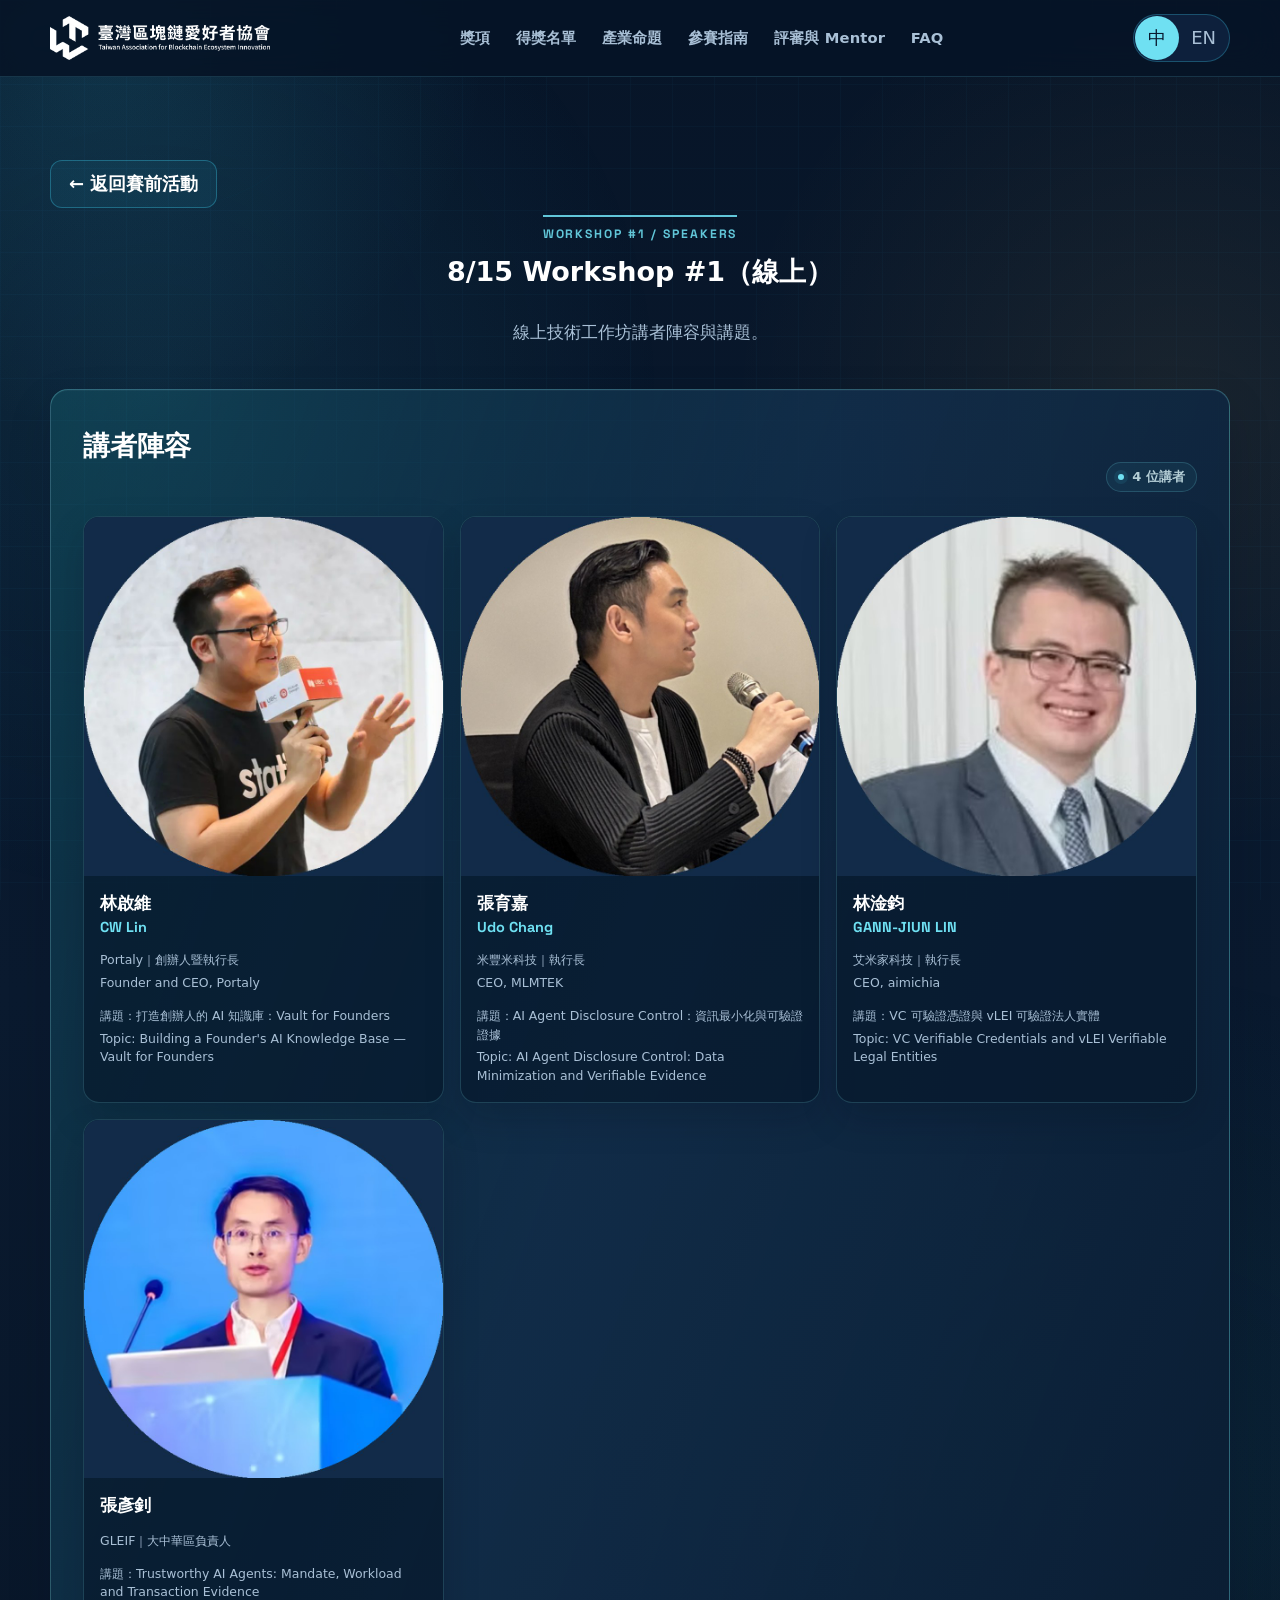
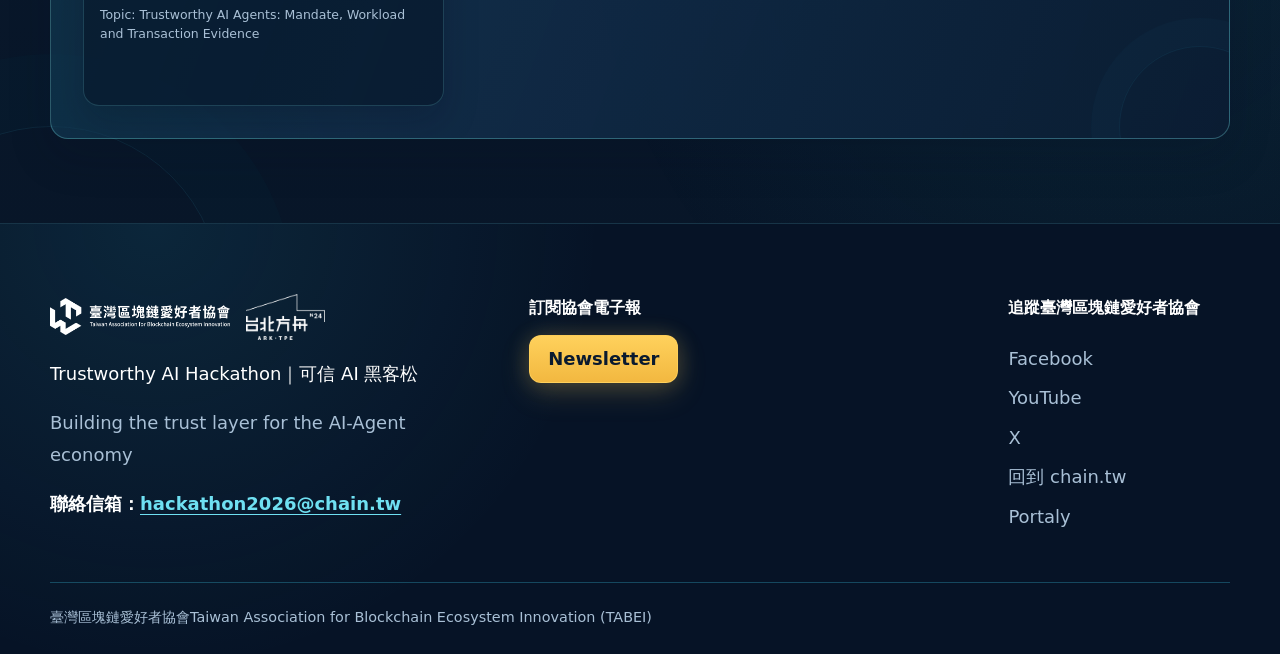
<file: workshops/0815.html>
<!DOCTYPE html>
<html lang="zh-Hant" data-meta-prefix="workshop0815" data-canonical-path="workshops/0815.html" data-asset-base="../" data-workshop-id="0815">
  <head>
    <meta charset="utf-8">
    <meta name="viewport" content="width=device-width, initial-scale=1">
    <title>8/15 Workshop #1 講者陣容｜可信 AI 黑客松 2026</title>
    <meta name="description" content="2026 可信 AI 黑客松 8/15 線上技術工作坊講者陣容與講題。">
    <meta property="og:title" content="8/15 線上技術工作坊講者陣容｜可信 AI 黑客松 2026">
    <meta property="og:description" content="2026 可信 AI 黑客松 8/15 線上技術工作坊講者陣容與講題。">
    <meta property="og:type" content="website">
    <meta property="og:url" content="https://hackathon.chain.tw/workshops/0815.html">
    <meta property="og:locale" content="zh_TW">
    <meta property="og:locale:alternate" content="en_US">
    <meta property="og:image" content="https://hackathon.chain.tw/assets/og-trustworthy-ai-hackathon.jpg">
    <meta name="twitter:card" content="summary_large_image">
    <meta name="twitter:title" content="8/15 線上技術工作坊講者陣容｜可信 AI 黑客松 2026">
    <meta name="twitter:description" content="2026 可信 AI 黑客松 8/15 線上技術工作坊講者陣容與講題。">
    <meta name="twitter:image" content="https://hackathon.chain.tw/assets/og-trustworthy-ai-hackathon.jpg">
    <link rel="canonical" href="https://hackathon.chain.tw/workshops/0815.html">
    <link rel="alternate" hreflang="zh-Hant" href="https://hackathon.chain.tw/workshops/0815.html">
    <link rel="alternate" hreflang="en" href="https://hackathon.chain.tw/workshops/0815.html?lang=en">
    <link rel="alternate" hreflang="x-default" href="https://hackathon.chain.tw/workshops/0815.html">
    <link rel="icon" href="../assets/official/favicon.png">
    <meta name="theme-color" content="#0C1A2B">
    <link rel="preconnect" href="https://fonts.googleapis.com">
    <link rel="preconnect" href="https://fonts.gstatic.com" crossorigin>
    <link rel="preload" as="style" href="https://fonts.googleapis.com/css2?family=Space+Grotesk:wght@500;700&display=swap" onload="this.onload=null;this.rel='stylesheet'">
    <noscript><link rel="stylesheet" href="https://fonts.googleapis.com/css2?family=Space+Grotesk:wght@500;700&display=swap"></noscript>
    <link rel="stylesheet" href="../styles.css">
  </head>
  <body class="workshop-detail-page">
    <a class="skip-link" href="#main" data-i18n="skip.main">跳到主要內容</a>
    <header class="site-header" data-header>
      <div class="container header-inner">
        <a class="brand" href="../index.html" aria-label="TABEI Trustworthy AI Hackathon">
          <img class="brand-logo" src="../assets/official/tabei-logo.png" alt="TABEI" width="2788" height="560">
          <span><strong>TABEI</strong><small>Trustworthy AI Hackathon</small></span>
        </a>
        <button class="nav-toggle" type="button" aria-controls="site-nav" aria-expanded="false">
          <span></span><span></span><span></span><span class="sr-only" data-i18n="nav.menu">開啟選單</span>
        </button>
        <div class="nav-panel" id="site-nav" data-nav-panel>
          <nav class="site-nav" aria-label="主選單" data-i18n="aria.nav" data-i18n-attr="aria-label">
            <a href="../index.html#prizes" data-i18n="nav.prizes">獎項</a><a href="../index.html#results" data-i18n="nav.results">得獎名單</a>
            <a href="../challenges.html" data-i18n="nav.tracks">產業命題</a>
            <a href="../guide.html" data-i18n="nav.guide">參賽指南</a>
            <a href="../index.html#judges" data-i18n="nav.network">評審與 Mentor</a>
            <a href="../faq.html" data-i18n="nav.faq">FAQ</a>
          </nav>
          <div class="header-actions">
            <div class="language-toggle" role="group" aria-label="語言切換" data-i18n="aria.language" data-i18n-attr="aria-label">
              <button type="button" class="is-active" data-lang-button="zh-Hant" aria-pressed="true">中</button>
              <button type="button" data-lang-button="en" aria-pressed="false">EN</button>
            </div>
          </div>
        </div>
      </div>
    </header>
    <main id="main">
      <section class="section" id="judges" data-feature-flag="showWorkshopSpeakers" hidden>
        <div class="reveal container">
          <a class="button button-secondary" href="../index.html#pre-events" data-i18n="workshop.back">← 返回賽前活動</a>
          <div class="section-heading">
            <p class="section-kicker">Workshop #1 / Speakers</p>
            <h1 data-i18n="workshop0815.title">8/15 Workshop #1（線上）</h1>
            <p data-i18n="workshop0815.subtitle">線上技術工作坊講者陣容與講題。</p>
          </div>
          <div class="network-note-grid">
            <article class="network-note network-note-people">
              <div class="network-lineup-header">
                <div class="network-note-main"><h2 data-i18n="workshop0815.group">講者陣容</h2></div>
                <span class="network-note-status"><span aria-hidden="true"></span><span data-i18n="workshop0815.count">4 位講者</span></span>
              </div>
              <div class="judge-list" data-workshop-speaker-list hidden></div>
            </article>
          </div>
        </div>
      </section>
    </main>
    <footer class="site-footer">
      <div class="container footer-grid">
        <div class="footer-brand">
          <div class="footer-logo-row" role="group" aria-label="主辦與場地" data-i18n="aria.organizerVenue" data-i18n-attr="aria-label">
            <img src="../assets/official/tabei-logo.png" alt="TABEI" width="2788" height="560" loading="lazy" decoding="async">
            <img src="../assets/official/n24-logo-white.png" alt="N24 台北方舟" width="400" height="234" loading="lazy" decoding="async">
          </div>
          <p>Trustworthy AI Hackathon｜可信 AI 黑客松</p>
          <p class="muted">Building the trust layer for the AI-Agent economy</p>
          <p class="footer-contact"><span data-i18n="footer.contact">聯絡信箱：</span><a href="mailto:hackathon2026@chain.tw" data-contact-link>hackathon2026@chain.tw</a></p>
        </div>
        <div class="footer-subscribe"><h2 data-i18n="footer.newsletter">訂閱協會電子報</h2><a class="button button-primary" href="https://chaintw.substack.com/" target="_blank" rel="noopener noreferrer" data-newsletter-link>Newsletter</a></div>
        <div class="footer-links">
          <h2 data-i18n="footer.follow">追蹤臺灣區塊鏈愛好者協會</h2>
          <a href="https://www.facebook.com/www.chain.tw" target="_blank" rel="noopener noreferrer">Facebook</a>
          <a href="https://www.youtube.com/@chain_tw" target="_blank" rel="noopener noreferrer">YouTube</a>
          <a href="https://x.com/TABEI_tw" target="_blank" rel="noopener noreferrer">X</a>
          <a href="https://www.chain.tw/" target="_blank" rel="noopener noreferrer" data-i18n="footer.website">回到 chain.tw</a>
          <a href="https://portaly.cc/chain.tw" target="_blank" rel="noopener noreferrer">Portaly</a>
        </div>
      </div>
      <div class="container footer-bottom"><span data-i18n="footer.org.zh">臺灣區塊鏈愛好者協會</span><span data-i18n="footer.org.en">Taiwan Association for Blockchain Ecosystem Innovation (TABEI)</span></div>
    </footer>
    <button class="back-to-top" type="button" data-back-top aria-label="回到頂部" data-i18n="back.top" data-i18n-attr="aria-label" hidden>↑</button>
    <script src="../site-config.js"></script><script src="../content.js"></script><script src="../main.js"></script>
  </body>
</html>
</file>
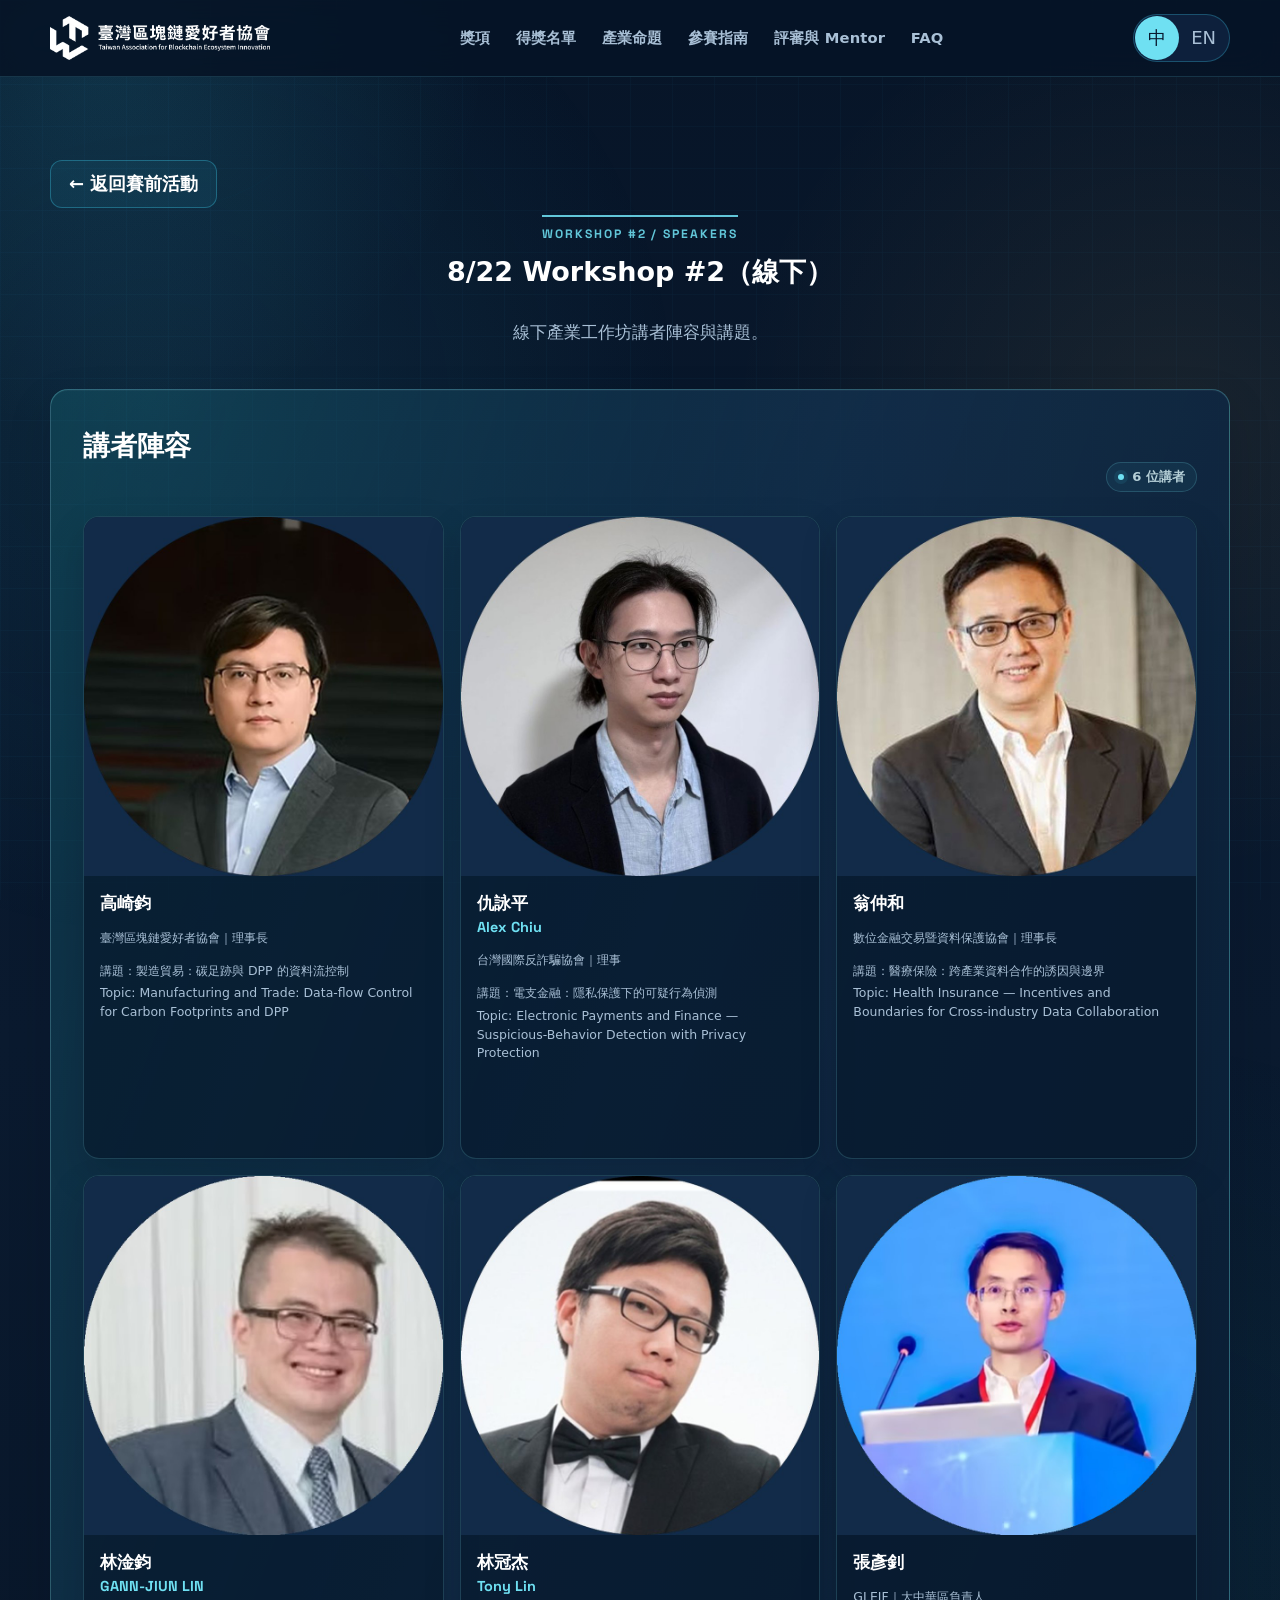
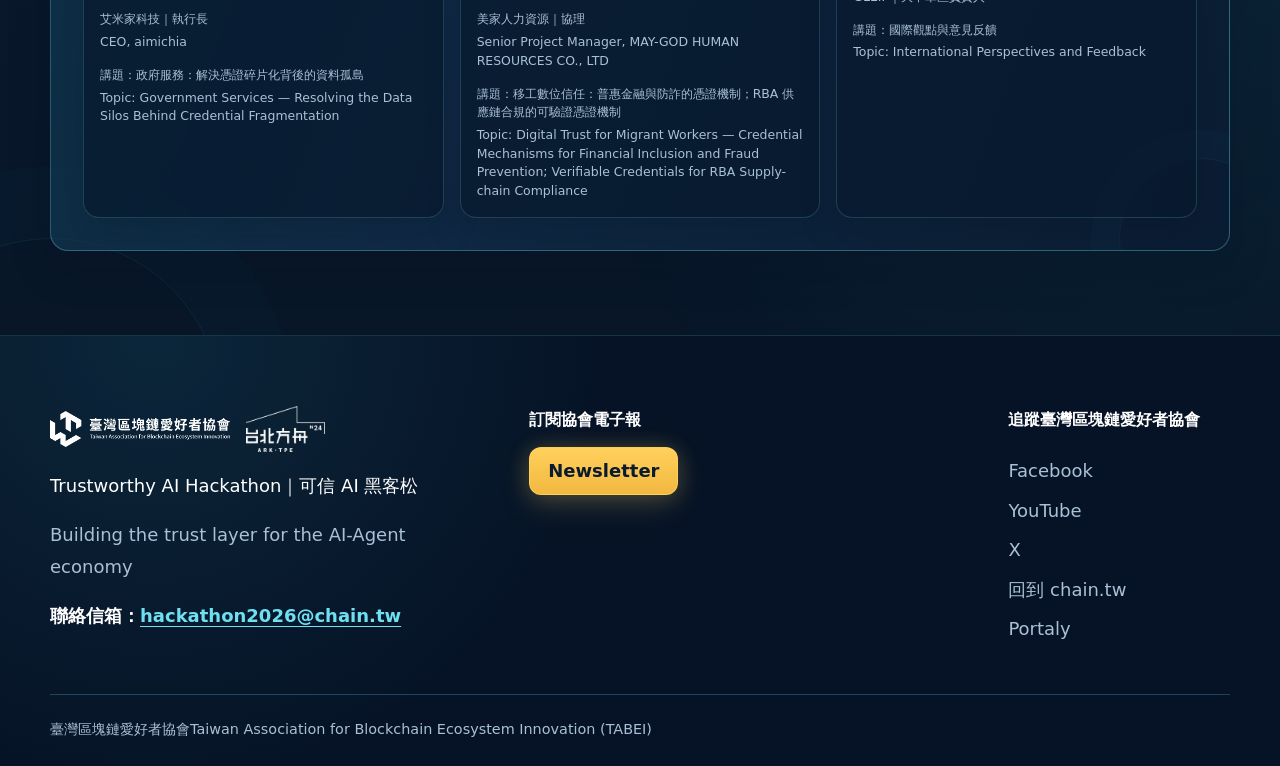
<file: workshops/0822.html>
<!DOCTYPE html>
<html lang="zh-Hant" data-meta-prefix="workshop0822" data-canonical-path="workshops/0822.html" data-asset-base="../" data-workshop-id="0822">
  <head>
    <meta charset="utf-8">
    <meta name="viewport" content="width=device-width, initial-scale=1">
    <title>8/22 Workshop #2 講者陣容｜可信 AI 黑客松 2026</title>
    <meta name="description" content="2026 可信 AI 黑客松 8/22 線下產業工作坊講者陣容與講題。">
    <meta property="og:title" content="8/22 線下產業工作坊講者陣容｜可信 AI 黑客松 2026">
    <meta property="og:description" content="2026 可信 AI 黑客松 8/22 線下產業工作坊講者陣容與講題。">
    <meta property="og:type" content="website">
    <meta property="og:url" content="https://hackathon.chain.tw/workshops/0822.html">
    <meta property="og:locale" content="zh_TW">
    <meta property="og:locale:alternate" content="en_US">
    <meta property="og:image" content="https://hackathon.chain.tw/assets/og-trustworthy-ai-hackathon.jpg">
    <meta name="twitter:card" content="summary_large_image">
    <meta name="twitter:title" content="8/22 線下產業工作坊講者陣容｜可信 AI 黑客松 2026">
    <meta name="twitter:description" content="2026 可信 AI 黑客松 8/22 線下產業工作坊講者陣容與講題。">
    <meta name="twitter:image" content="https://hackathon.chain.tw/assets/og-trustworthy-ai-hackathon.jpg">
    <link rel="canonical" href="https://hackathon.chain.tw/workshops/0822.html">
    <link rel="alternate" hreflang="zh-Hant" href="https://hackathon.chain.tw/workshops/0822.html">
    <link rel="alternate" hreflang="en" href="https://hackathon.chain.tw/workshops/0822.html?lang=en">
    <link rel="alternate" hreflang="x-default" href="https://hackathon.chain.tw/workshops/0822.html">
    <link rel="icon" href="../assets/official/favicon.png">
    <meta name="theme-color" content="#0C1A2B">
    <link rel="preconnect" href="https://fonts.googleapis.com">
    <link rel="preconnect" href="https://fonts.gstatic.com" crossorigin>
    <link rel="preload" as="style" href="https://fonts.googleapis.com/css2?family=Space+Grotesk:wght@500;700&display=swap" onload="this.onload=null;this.rel='stylesheet'">
    <noscript><link rel="stylesheet" href="https://fonts.googleapis.com/css2?family=Space+Grotesk:wght@500;700&display=swap"></noscript>
    <link rel="stylesheet" href="../styles.css">
  </head>
  <body class="workshop-detail-page">
    <a class="skip-link" href="#main" data-i18n="skip.main">跳到主要內容</a>
    <header class="site-header" data-header>
      <div class="container header-inner">
        <a class="brand" href="../index.html" aria-label="TABEI Trustworthy AI Hackathon">
          <img class="brand-logo" src="../assets/official/tabei-logo.png" alt="TABEI" width="2788" height="560">
          <span><strong>TABEI</strong><small>Trustworthy AI Hackathon</small></span>
        </a>
        <button class="nav-toggle" type="button" aria-controls="site-nav" aria-expanded="false"><span></span><span></span><span></span><span class="sr-only" data-i18n="nav.menu">開啟選單</span></button>
        <div class="nav-panel" id="site-nav" data-nav-panel>
          <nav class="site-nav" aria-label="主選單" data-i18n="aria.nav" data-i18n-attr="aria-label">
            <a href="../index.html#prizes" data-i18n="nav.prizes">獎項</a><a href="../index.html#results" data-i18n="nav.results">得獎名單</a><a href="../challenges.html" data-i18n="nav.tracks">產業命題</a><a href="../guide.html" data-i18n="nav.guide">參賽指南</a><a href="../index.html#judges" data-i18n="nav.network">評審與 Mentor</a><a href="../faq.html" data-i18n="nav.faq">FAQ</a>
          </nav>
          <div class="header-actions"><div class="language-toggle" role="group" aria-label="語言切換" data-i18n="aria.language" data-i18n-attr="aria-label"><button type="button" class="is-active" data-lang-button="zh-Hant" aria-pressed="true">中</button><button type="button" data-lang-button="en" aria-pressed="false">EN</button></div></div>
        </div>
      </div>
    </header>
    <main id="main">
      <section class="section" id="judges" data-feature-flag="showWorkshopSpeakers" hidden>
        <div class="reveal container">
          <a class="button button-secondary" href="../index.html#pre-events" data-i18n="workshop.back">← 返回賽前活動</a>
          <div class="section-heading"><p class="section-kicker">Workshop #2 / Speakers</p><h1 data-i18n="workshop0822.title">8/22 Workshop #2（線下）</h1><p data-i18n="workshop0822.subtitle">線下產業工作坊講者陣容與講題。</p></div>
          <div class="network-note-grid">
            <article class="network-note network-note-people">
              <div class="network-lineup-header"><div class="network-note-main"><h2 data-i18n="workshop0822.group">講者陣容</h2></div><span class="network-note-status"><span aria-hidden="true"></span><span data-i18n="workshop0822.count">6 位講者</span></span></div>
              <div class="judge-list" data-workshop-speaker-list hidden></div>
            </article>
          </div>
        </div>
      </section>
    </main>
    <footer class="site-footer">
      <div class="container footer-grid">
        <div class="footer-brand"><div class="footer-logo-row" role="group" aria-label="主辦與場地" data-i18n="aria.organizerVenue" data-i18n-attr="aria-label"><img src="../assets/official/tabei-logo.png" alt="TABEI" width="2788" height="560" loading="lazy" decoding="async"><img src="../assets/official/n24-logo-white.png" alt="N24 台北方舟" width="400" height="234" loading="lazy" decoding="async"></div><p>Trustworthy AI Hackathon｜可信 AI 黑客松</p><p class="muted">Building the trust layer for the AI-Agent economy</p><p class="footer-contact"><span data-i18n="footer.contact">聯絡信箱：</span><a href="mailto:hackathon2026@chain.tw" data-contact-link>hackathon2026@chain.tw</a></p></div>
        <div class="footer-subscribe"><h2 data-i18n="footer.newsletter">訂閱協會電子報</h2><a class="button button-primary" href="https://chaintw.substack.com/" target="_blank" rel="noopener noreferrer" data-newsletter-link>Newsletter</a></div>
        <div class="footer-links"><h2 data-i18n="footer.follow">追蹤臺灣區塊鏈愛好者協會</h2><a href="https://www.facebook.com/www.chain.tw" target="_blank" rel="noopener noreferrer">Facebook</a><a href="https://www.youtube.com/@chain_tw" target="_blank" rel="noopener noreferrer">YouTube</a><a href="https://x.com/TABEI_tw" target="_blank" rel="noopener noreferrer">X</a><a href="https://www.chain.tw/" target="_blank" rel="noopener noreferrer" data-i18n="footer.website">回到 chain.tw</a><a href="https://portaly.cc/chain.tw" target="_blank" rel="noopener noreferrer">Portaly</a></div>
      </div>
      <div class="container footer-bottom"><span data-i18n="footer.org.zh">臺灣區塊鏈愛好者協會</span><span data-i18n="footer.org.en">Taiwan Association for Blockchain Ecosystem Innovation (TABEI)</span></div>
    </footer>
    <button class="back-to-top" type="button" data-back-top aria-label="回到頂部" data-i18n="back.top" data-i18n-attr="aria-label" hidden>↑</button>
    <script src="../site-config.js"></script><script src="../content.js"></script><script src="../main.js"></script>
  </body>
</html>
</file>
<file: styles.css>
:root {
  --navy: var(--bg-deep);
  --teal: var(--brand);
  --gold: var(--accent);
  --bg-dark: var(--bg);
  --bg: var(--text);
  --bg-soft: var(--card-bg);
  --ink: var(--text);
  --ink-soft: var(--text-muted);
  --primary: var(--brand);
  --primary-dark: var(--bg);
  --trust: var(--teal);
  --award: var(--gold);
  --line: var(--card-border);
  --line-dark: rgba(255, 255, 255, 0.16);
  --shadow: 0 8px 18px rgba(10, 37, 64, 0.055);
  --shadow-soft: 0 12px 32px rgba(10, 37, 64, 0.07);
  --radius: 12px;
  --radius-sm: 10px;
  --max: 1200px;
}

* {
  box-sizing: border-box;
}

html {
  scroll-behavior: smooth;
}

body {
  margin: 0;
  color: var(--ink);
  background: var(--bg);
  font-family: "Noto Sans TC", "Microsoft JhengHei", Arial, system-ui, -apple-system, BlinkMacSystemFont, sans-serif;
  font-size: 17px;
  line-height: 1.75;
  text-rendering: optimizeLegibility;
}

body.nav-open {
  overflow: hidden;
}

img {
  max-width: 100%;
  display: block;
}

.icon-sprite {
  position: absolute;
  width: 0;
  height: 0;
  overflow: hidden;
}

svg {
  display: block;
}

a {
  color: inherit;
  text-decoration: none;
}

a:focus-visible,
button:focus-visible,
summary:focus-visible {
  outline: 3px solid rgba(21, 151, 167, 0.45);
  outline-offset: 3px;
}

p,
h1,
h2,
h3 {
  margin-top: 0;
}

ul,
ol {
  margin-top: 0;
}

button,
input {
  font: inherit;
}

.container {
  width: min(calc(100% - 40px), var(--max));
  margin-inline: auto;
}

.skip-link,
.sr-only {
  position: absolute;
  width: 1px;
  height: 1px;
  overflow: hidden;
  clip: rect(0, 0, 0, 0);
  white-space: nowrap;
}

.skip-link:focus {
  width: auto;
  height: auto;
  clip: auto;
  z-index: 100;
  top: 12px;
  left: 12px;
  padding: 10px 14px;
  border-radius: 8px;
  background: var(--bg);
  color: var(--ink);
}

.site-header {
  position: fixed;
  inset: 0 0 auto;
  z-index: 30;
  color: var(--ink);
  background: rgba(255, 255, 255, 0.96);
  border-bottom: 1px solid rgba(217, 226, 236, 0.8);
  transition: background 180ms ease, border-color 180ms ease, box-shadow 180ms ease;
}

.site-header.is-solid,
.site-header.is-open {
  background: rgba(255, 255, 255, 0.98);
  border-bottom: 1px solid var(--line);
  box-shadow: 0 8px 22px rgba(10, 37, 64, 0.08);
  backdrop-filter: blur(12px);
}

.header-inner {
  min-height: 76px;
  display: grid;
  grid-template-columns: auto 1fr auto;
  gap: 24px;
  align-items: center;
}

.brand {
  display: inline-flex;
  align-items: center;
  gap: 12px;
}

.brand-logo {
  width: 52px;
  height: 52px;
  object-fit: contain;
  border-radius: 0;
  background: transparent;
  padding: 0;
}

.brand strong,
.brand small {
  display: block;
}

.brand strong {
  font-weight: 800;
  letter-spacing: 0.02em;
}

.brand small {
  color: var(--muted, var(--ink-soft));
  font-size: 0.78rem;
}

.nav-panel {
  display: contents;
}

.site-nav {
  display: flex;
  align-items: center;
  justify-content: center;
  gap: 20px;
  font-size: 0.92rem;
  color: var(--ink-soft);
}

.site-nav a {
  padding: 8px 0;
}

.site-nav a:hover,
.site-nav a:focus-visible {
  color: var(--primary);
}

.header-actions {
  display: flex;
  align-items: center;
  gap: 12px;
}

.language-toggle {
  display: inline-flex;
  padding: 3px;
  border: 1px solid var(--line);
  border-radius: 8px;
  background: var(--text);
}

.language-toggle button {
  min-width: 38px;
  border: 0;
  border-radius: 999px;
  padding: 6px 9px;
  color: var(--ink-soft);
  background: transparent;
  cursor: pointer;
}

.language-toggle button.is-active {
  color: var(--text);
  background: var(--navy);
}

.nav-toggle {
  display: none;
  width: 42px;
  height: 42px;
  border: 1px solid var(--line);
  border-radius: 10px;
  background: var(--text);
  cursor: pointer;
}

.nav-toggle span:not(.sr-only) {
  display: block;
  width: 18px;
  height: 2px;
  margin: 4px auto;
  background: var(--navy);
}

.button {
  display: inline-flex;
  align-items: center;
  justify-content: center;
  min-height: 48px;
  padding: 12px 18px;
  border: 1px solid transparent;
  border-radius: 4px;
  font-weight: 700;
  line-height: 1.2;
  transition: transform 160ms ease, background 160ms ease, border-color 160ms ease;
}

.button:hover,
.button:focus-visible {
  transform: translateY(-1px);
}

.button[aria-disabled="true"] {
  cursor: not-allowed;
  opacity: 0.78;
}

.button[aria-disabled="true"]:hover,
.button[aria-disabled="true"]:focus-visible {
  transform: none;
}

.button-primary {
  color: var(--text);
  background: var(--navy);
}

.button-primary:hover,
.button-primary:focus-visible {
  background: var(--bg);
}

.button-secondary {
  color: var(--ink);
  background: var(--text);
  border-color: var(--line);
}

.hero .button-secondary,
.partner-cta .button-secondary {
  color: var(--text);
  background: rgba(255, 255, 255, 0.08);
  border-color: rgba(255, 255, 255, 0.28);
}

.button-small {
  min-height: 38px;
  padding: 9px 14px;
  font-size: 0.88rem;
}

.hero {
  position: relative;
  min-height: auto;
  padding: 150px 0 86px;
  overflow: hidden;
  color: var(--ink);
  background:
    linear-gradient(180deg, rgba(246, 249, 251, 0.96), var(--text) 72%),
    radial-gradient(circle at 88% 18%, rgba(0, 169, 157, 0.08), transparent 26%);
}

.network-bg {
  display: none;
}

.hero-grid {
  position: relative;
  z-index: 1;
  display: grid;
  grid-template-columns: minmax(0, 1.1fr) minmax(320px, 0.55fr);
  gap: 64px;
  align-items: center;
}

.eyebrow,
.section-kicker,
.panel-kicker,
.award-label {
  color: var(--trust);
  font-size: 0.82rem;
  font-weight: 800;
  letter-spacing: 0.08em;
  text-transform: uppercase;
}

.hero h1 {
  margin-bottom: 12px;
  color: var(--navy);
  font-family: "Noto Sans TC", "Microsoft JhengHei", Arial, sans-serif;
  font-size: clamp(3rem, 7vw, 5.8rem);
  line-height: 1.08;
  letter-spacing: 0;
}

.hero-subtitle {
  max-width: 780px;
  color: var(--primary);
  font-size: clamp(1.18rem, 2.5vw, 1.72rem);
  font-weight: 700;
}

.hero-lede {
  max-width: 680px;
  color: var(--ink-soft);
  font-size: 1.08rem;
}

.hero-meta {
  display: flex;
  flex-wrap: wrap;
  gap: 10px;
  margin: 30px 0;
}

.hero-meta span {
  padding: 9px 12px;
  border: 1px solid var(--line);
  border-radius: 8px;
  background: var(--text);
  color: var(--ink);
}

.hero-cta,
.cta-row {
  display: flex;
  flex-wrap: wrap;
  gap: 12px;
}

.hero-panel {
  padding: 28px;
  border: 1px solid var(--line);
  border-radius: var(--radius);
  background: var(--text);
  box-shadow: var(--shadow);
  backdrop-filter: none;
}

.hero-panel h2 {
  font-size: 1.55rem;
}

.trust-list {
  display: grid;
  gap: 12px;
  padding: 0;
  margin: 0;
  list-style: none;
}

.trust-list li {
  padding: 12px 14px;
  border: 1px solid var(--line);
  border-radius: 12px;
  color: var(--ink-soft);
  background: var(--bg-soft);
}

.trust-group {
  display: grid;
  gap: 12px;
  margin-top: 18px;
}

.trust-group h3 {
  margin: 0;
  color: var(--ink);
  font-size: 0.92rem;
  font-weight: 900;
}

.hero-panel .trust-group h3 {
  color: var(--primary-light);
}

.trust-group-extra {
  margin-top: 22px;
  padding-top: 18px;
  border-top: 1px solid var(--line);
}

.trust-list-secondary {
  grid-template-columns: repeat(2, minmax(0, 1fr));
}

.trust-list-secondary li {
  padding: 10px 12px;
  border-style: dashed;
  color: var(--ink-soft);
  background: var(--text);
  font-size: 0.92rem;
}

.section {
  padding: 54px 0;
  scroll-margin-top: 88px;
}

.section-soft {
  background: var(--bg-soft);
}

.section-heading {
  margin-bottom: 30px;
}

.section-heading.narrow {
  max-width: 760px;
  margin-inline: auto;
  text-align: center;
}

.section-heading h2 {
  margin-bottom: 12px;
  font-family: "Noto Sans TC", "Microsoft JhengHei", Arial, sans-serif;
  font-size: clamp(2rem, 4.5vw, 3.2rem);
  line-height: 1.15;
  letter-spacing: 0;
}

.section-heading p:not(.section-kicker) {
  max-width: 720px;
  color: var(--ink-soft);
  font-size: 1.06rem;
}

.section-heading.narrow p {
  margin-inline: auto;
}

.two-column {
  display: grid;
  grid-template-columns: minmax(0, 0.72fr) minmax(0, 1fr);
  gap: 56px;
  align-items: start;
}

.prose-card,
.feature-card,
.track-card,
.info-card,
.score-card,
.prize-card,
.workshop-card,
.partner-group,
.contact-card {
  border: 1px solid var(--line);
  border-radius: var(--radius);
  background: var(--text);
  box-shadow: var(--shadow);
}

.prose-card {
  padding: 34px;
  border: 1px solid var(--line);
  font-size: 1.08rem;
}

.question-grid {
  display: grid;
  grid-template-columns: repeat(2, minmax(0, 1fr));
  gap: 12px;
  margin-top: 24px;
}

.question-grid span {
  padding: 14px;
  border-left: 3px solid var(--primary);
  border-radius: 12px;
  background: var(--bg-soft);
  font-weight: 700;
}

.feature-grid,
.minimum-grid,
.prize-grid,
.track-grid {
  display: grid;
  grid-template-columns: repeat(4, minmax(0, 1fr));
  gap: 18px;
  border: 0;
}

.feature-card,
.minimum-card,
.prize-card {
  padding: 28px;
  border: 1px solid var(--line);
}

.foundation-groups {
  display: grid;
  gap: 20px;
}

.foundation-group {
  padding: 24px;
  border: 1px solid var(--line);
  border-radius: var(--radius-sm);
  background: var(--text);
}

.foundation-group > h3 {
  margin: 0 0 18px;
  color: var(--primary);
  font-size: 1.1rem;
}

.minimum-grid-compact {
  grid-template-columns: repeat(3, minmax(0, 1fr));
}

.minimum-grid-secondary {
  grid-template-columns: repeat(2, minmax(0, 1fr));
}

.minimum-card {
  min-height: 230px;
}

.minimum-card-secondary {
  min-height: 190px;
  background: var(--bg-soft);
}

.foundation-explain {
  max-width: 920px;
  margin: 22px auto 0;
  color: var(--ink-soft);
  line-height: 1.75;
}

.feature-icon,
.minimum-card span {
  width: 42px;
  height: 42px;
  display: grid;
  place-items: center;
  margin-bottom: 18px;
  border-radius: 6px;
  color: var(--primary);
  background: rgba(31, 111, 235, 0.08);
  font-weight: 800;
}

.feature-icon svg,
.minimum-card span svg,
.track-icon svg,
.card-icon {
  width: 24px;
  height: 24px;
}

.card-icon {
  margin-bottom: 16px;
  color: var(--primary);
}

.feature-card h3,
.minimum-card h3,
.track-card h3,
.info-card h3,
.score-card h3,
.prize-card h3,
.workshop-card h3,
.partner-group h3,
.contact-card h3 {
  margin-bottom: 10px;
  font-size: 1.2rem;
}

.feature-card p,
.minimum-card p,
.track-card dd,
.info-card li,
.prize-card p,
.workshop-card p,
.value-card p,
.contact-card p {
  color: var(--ink-soft);
}

.stat-grid {
  display: grid;
  grid-template-columns: repeat(5, minmax(0, 1fr));
  gap: 14px;
  margin-bottom: 24px;
  border: 0;
}

.stat-grid div {
  min-height: 126px;
  display: grid;
  align-content: center;
  padding: 18px;
  border: 1px solid var(--line);
  border-radius: var(--radius-sm);
  box-shadow: var(--shadow);
  background: var(--text);
}

.stat-grid strong {
  color: var(--primary);
  font-size: 2.2rem;
  line-height: 1;
}

.stat-grid span {
  color: var(--ink-soft);
  font-weight: 700;
}

.day-grid,
.score-grid,
.workshop-grid,
.sponsor-grid {
  display: grid;
  grid-template-columns: repeat(3, minmax(0, 1fr));
  gap: 18px;
  background: transparent;
}

.day-card {
  padding: 24px;
  border: 1px solid var(--line);
  border-radius: var(--radius);
  color: var(--ink);
  background: var(--text);
  box-shadow: var(--shadow);
}

.day-card span,
.workshop-card span {
  display: inline-flex;
  margin-bottom: 12px;
  color: var(--trust);
  font-weight: 800;
}

.day-card p {
  color: var(--ink-soft);
}

.track-grid {
  grid-template-columns: repeat(2, minmax(0, 1fr));
  gap: 18px;
  border: 0;
}

.track-card {
  display: block;
  padding: 28px;
  border: 1px solid var(--line);
}

.track-icon {
  width: 52px;
  height: 52px;
  display: grid;
  place-items: center;
  margin-bottom: 18px;
  border-radius: 6px;
  color: var(--text);
  background: linear-gradient(135deg, var(--primary), var(--trust));
  font-weight: 800;
}

.track-card dl {
  display: grid;
  gap: 8px;
  margin: 0;
}

.track-card dt {
  margin-top: 10px;
  color: var(--ink);
  font-weight: 800;
}

.track-card dd {
  margin: 0;
}

.pill-row {
  display: flex;
  flex-wrap: wrap;
  gap: 12px;
  margin-bottom: 28px;
}

.pill-row span {
  padding: 11px 14px;
  border: 1px solid rgba(23, 176, 168, 0.34);
  border-radius: 2px;
  color: var(--brand-bright);
  background: rgba(23, 176, 168, 0.1);
  font-weight: 800;
}

.minimum-grid {
  grid-template-columns: repeat(3, minmax(0, 1fr));
  gap: 18px;
  border: 0;
}

.minimum-card {
  border: 1px solid var(--line);
  border-radius: var(--radius);
  box-shadow: var(--shadow);
  background: var(--text);
}

.callout {
  margin-top: 24px;
  padding: 18px 20px;
  border-left: 4px solid var(--award);
  border-radius: var(--radius-sm);
  background: var(--text)8df;
  color: var(--accent);
  font-weight: 700;
}

.split-layout {
  display: grid;
  grid-template-columns: minmax(0, 0.52fr) minmax(0, 1fr);
  gap: 44px;
}

.rule-stack {
  display: grid;
  gap: 16px;
}

.info-card {
  padding: 24px;
}

.check-list {
  display: grid;
  gap: 8px;
  padding-left: 18px;
  margin-bottom: 0;
}

.score-grid {
  grid-template-columns: repeat(2, minmax(0, 1fr));
}

.score-card {
  padding: 30px;
}

.score-row {
  display: flex;
  justify-content: space-between;
  gap: 20px;
  padding: 16px 0;
  border-top: 1px solid var(--line);
}

.score-row strong {
  color: var(--primary);
  font-size: 1.4rem;
}

.prize-grid {
  grid-template-columns: 1.2fr repeat(3, minmax(0, 0.9fr));
  gap: 18px;
  border: 0;
}

.prize-grid-conservative {
  grid-template-columns: minmax(0, 1fr);
  max-width: 680px;
  margin: 0 auto;
}

.prize-grid-public {
  grid-template-columns: repeat(3, minmax(0, 1fr));
  max-width: 980px;
  margin: 0 auto;
}

.prize-main {
  border-color: rgba(226, 179, 57, 0.5);
  background: rgba(15,37,64,0.78);
  min-height: 230px;
  display: grid;
  align-content: center;
}

.prize-grid-public .prize-card {
  min-height: 230px;
  display: grid;
  align-content: center;
  gap: 12px;
}

.prize-card h3 {
  color: var(--ink);
  font-size: 1.6rem;
}

.prize-amount {
  margin: 0;
  color: var(--primary);
  font-size: clamp(1.4rem, 2.6vw, 2rem);
  font-weight: 900;
  line-height: 1.2;
}

.prize-total {
  width: fit-content;
  margin: 24px auto 0;
  padding: 10px 14px;
  border: 1px solid rgba(22, 143, 163, 0.2);
  border-radius: 999px;
  color: var(--primary);
  background: rgba(22, 143, 163, 0.08);
  font-weight: 900;
}

.prize-card ul {
  padding-left: 18px;
  margin-bottom: 0;
  color: var(--ink-soft);
}

.vc-flow {
  display: grid;
  grid-template-columns: repeat(6, minmax(0, 1fr));
  gap: 12px;
  border: 0;
  position: relative;
}

.vc-flow span {
  min-height: 118px;
  display: grid;
  align-content: center;
  justify-items: center;
  padding: 16px;
  border: 1px solid var(--line);
  border-radius: var(--radius-sm);
  background: var(--text);
  box-shadow: var(--shadow);
  text-align: center;
  font-weight: 800;
}

.vc-flow small {
  color: var(--ink-soft);
  font-weight: 600;
}

.muted {
  color: var(--ink-soft);
}

.center {
  max-width: 720px;
  margin: 24px auto 0;
  text-align: center;
}

.workshop-grid {
  grid-template-columns: repeat(2, minmax(0, 1fr));
}

.workshop-grid-conservative {
  max-width: 900px;
  margin: 0 auto;
}

.workshop-card {
  padding: 28px;
  min-height: 230px;
  display: grid;
  align-content: start;
  gap: 12px;
}

.workshop-card span {
  display: inline-flex;
  width: fit-content;
  padding: 6px 10px;
  border-radius: 999px;
  color: var(--primary);
  background: rgba(22, 143, 163, 0.1);
  font-weight: 800;
}

.partner-groups {
  display: grid;
  grid-template-columns: repeat(3, minmax(0, 1fr));
  gap: 18px;
}

.partner-group {
  padding: 24px;
}

.partner-group p {
  margin-bottom: 0;
  color: var(--ink-soft);
}

.partner-grid {
  display: grid;
  grid-template-columns: repeat(3, minmax(0, 1fr));
  gap: 12px;
}

.partner-box {
  min-height: 120px;
  display: grid;
  align-content: center;
  gap: 10px;
  padding: 18px;
  border: 1px dashed var(--card-border);
  border-radius: var(--radius-sm);
  background: var(--bg-soft);
}

.partner-box strong {
  font-size: 1.18rem;
}

.partner-box span {
  display: inline-flex;
  width: fit-content;
  padding: 6px 9px;
  border-radius: 4px;
  color: var(--accent);
  background: rgba(226, 179, 57, 0.2);
  font-size: 0.82rem;
  font-weight: 800;
}

.partner-cta {
  color: var(--ink);
  background: var(--text);
  border-top: 1px solid var(--line);
  border-bottom: 1px solid var(--line);
}

.partner-cta .section-heading p:not(.section-kicker) {
  color: var(--ink-soft);
}

.sponsor-grid {
  grid-template-columns: 0.48fr 1fr;
  align-items: start;
}

.value-grid {
  display: grid;
  grid-template-columns: repeat(4, minmax(0, 1fr));
  gap: 16px;
  border: 0;
}

.value-card {
  padding: 24px;
  border: 1px solid var(--line);
  border-radius: var(--radius-sm);
  background: var(--text);
  box-shadow: var(--shadow);
}

.value-card h3 {
  color: var(--primary);
}

.value-card p {
  margin-bottom: 0;
  color: var(--ink-soft);
}

.sponsor-grid .cta-row {
  grid-column: 2;
}

.faq-list {
  display: grid;
  gap: 12px;
  max-width: 900px;
}

.faq-list details {
  border: 1px solid var(--line);
  border-radius: var(--radius-sm);
  background: var(--text);
  box-shadow: var(--shadow);
}

.faq-list summary {
  cursor: pointer;
  padding: 18px 20px;
  font-weight: 800;
}

.faq-list p {
  margin: 0;
  padding: 0 20px 18px;
  color: var(--ink-soft);
  line-height: 1.75;
}

.contact-section {
  background: var(--text);
}

.contact-grid {
  display: grid;
  grid-template-columns: minmax(0, 0.8fr) minmax(280px, 0.55fr);
  gap: 24px;
  align-items: start;
}

.subscribe-form {
  padding: 26px;
  border: 1px solid var(--line);
  border-radius: var(--radius);
  background: var(--bg-soft);
}

.subscribe-form label {
  display: block;
  margin-bottom: 10px;
  font-weight: 800;
}

.input-row,
.footer-form {
  display: grid;
  grid-template-columns: 1fr auto;
  gap: 10px;
}

.input-row input,
.footer-form input {
  min-width: 0;
  width: 100%;
  border: 1px solid var(--line);
  border-radius: 999px;
  padding: 13px 16px;
  color: var(--ink);
  background: var(--text);
}

.form-note {
  grid-column: 1 / -1;
  margin: 10px 0 0;
  color: var(--ink-soft);
  font-size: 0.9rem;
}

.contact-card {
  padding: 26px;
}

.contact-card a:not(.button) {
  color: var(--primary);
  font-weight: 800;
}

.site-footer {
  padding: 70px 0 24px;
  color: var(--text);
  background: var(--bg-deep);
}

.footer-grid {
  display: grid;
  grid-template-columns: 1fr 1fr 0.5fr;
  gap: 36px;
}

.footer-logo-row {
  display: flex;
  flex-wrap: wrap;
  gap: 16px;
  margin-bottom: 18px;
}

.footer-logo-row img {
  max-height: 46px;
  max-width: 180px;
  object-fit: contain;
  width: auto;
}

.footer-logo-row img:first-child {
  border-radius: 0;
}

.footer-subscribe h2,
.footer-links h2 {
  font-size: 1rem;
}

.footer-form button {
  border: 0;
  border-radius: 999px;
  padding: 12px 16px;
  color: var(--text);
  background: var(--primary);
  font-weight: 800;
  cursor: pointer;
}

.footer-links {
  display: grid;
  align-content: start;
  gap: 8px;
}

.footer-links a {
  color: rgba(255, 255, 255, 0.74);
}

.footer-bottom {
  margin-top: 44px;
  padding-top: 22px;
  border-top: 1px solid var(--line-dark);
  color: rgba(255, 255, 255, 0.62);
  font-size: 0.9rem;
}

.reveal {
  opacity: 1;
  transform: none;
}

body.js-on .reveal {
  opacity: 0;
  transform: translateY(18px);
  transition: opacity 520ms ease, transform 520ms ease;
}

body.js-on .reveal.is-visible {
  opacity: 1;
  transform: translateY(0);
}

body.js-on .hero .reveal {
  opacity: 1;
  transform: none;
}

body.is-en .section-heading p:not(.section-kicker),
body.is-en .hero-lede {
  letter-spacing: 0;
}

@media (max-width: 1080px) {
  .site-nav {
    gap: 12px;
    font-size: 0.86rem;
  }

  .hero-grid,
  .two-column,
  .split-layout,
  .contact-grid,
  .sponsor-grid {
    grid-template-columns: 1fr;
  }

  .sponsor-grid .cta-row {
    grid-column: auto;
  }

  .feature-grid,
  .minimum-grid,
  .prize-grid,
  .value-grid {
    grid-template-columns: repeat(2, minmax(0, 1fr));
  }

  .prize-grid-public {
    grid-template-columns: repeat(3, minmax(0, 1fr));
  }

  .minimum-grid-compact {
    grid-template-columns: repeat(2, minmax(0, 1fr));
  }

  .stat-grid,
  .vc-flow {
    grid-template-columns: repeat(3, minmax(0, 1fr));
  }

  .partner-groups {
    grid-template-columns: 1fr;
  }
}

@media (max-width: 820px) {
  .container {
    width: min(calc(100% - 28px), var(--max));
  }

  .header-inner {
    grid-template-columns: auto auto;
    justify-content: space-between;
    min-height: 68px;
  }

  .nav-toggle {
    display: block;
  }

  .site-nav,
  .header-actions {
    position: static;
    display: flex;
    background: transparent;
  }

  .nav-panel {
    position: fixed;
    top: 78px;
    left: 14px;
    right: 14px;
    display: none;
    flex-direction: column;
    gap: 16px;
    padding: 18px;
    border: 1px solid var(--line);
    border-radius: var(--radius);
    background: rgba(255, 255, 255, 0.98);
    box-shadow: 0 20px 60px rgba(10, 37, 64, 0.16);
  }

  .site-nav {
    flex-direction: column;
    align-items: stretch;
    gap: 8px;
  }

  .header-actions {
    align-items: center;
    justify-content: space-between;
    padding-top: 14px;
    border-top: 1px solid var(--line);
  }

  body.nav-open .nav-panel {
    display: flex;
  }

  .hero {
    min-height: auto;
    padding: 126px 0 72px;
  }

  .hero h1 {
    font-size: clamp(2.8rem, 16vw, 4.8rem);
  }

  .section {
    padding: 72px 0;
  }

  .question-grid,
  .track-grid,
  .day-grid,
  .score-grid,
  .workshop-grid,
  .footer-grid {
    grid-template-columns: 1fr;
  }

  .partner-grid {
    grid-template-columns: repeat(2, minmax(0, 1fr));
  }

  .input-row,
  .footer-form {
    flex-direction: column;
  }

  .footer-form {
    grid-template-columns: 1fr;
  }
}

@media (max-width: 560px) {
  .brand small {
    display: none;
  }

  .hero-meta,
  .hero-cta,
  .cta-row {
    align-items: stretch;
    flex-direction: column;
  }

  .button {
    width: 100%;
  }

  .feature-grid,
  .minimum-grid,
  .prize-grid,
  .stat-grid,
  .vc-flow,
  .value-grid,
  .partner-grid,
  .partner-groups {
    grid-template-columns: 1fr;
  }

  .prize-grid-public,
  .minimum-grid-compact,
  .minimum-grid-secondary,
  .trust-list-secondary {
    grid-template-columns: 1fr;
  }

  .stat-grid div,
  .vc-flow span {
    min-height: 96px;
  }
}

@media (prefers-reduced-motion: reduce) {
  html {
    scroll-behavior: auto;
  }

  *,
  *::before,
  *::after {
    transition-duration: 0.01ms !important;
    animation-duration: 0.01ms !important;
    animation-iteration-count: 1 !important;
  }

  body.js-on .reveal,
  .reveal {
    opacity: 1;
    transform: none;
  }
}

/* Visual parity refactor: TABEI / chain.tw association style */
:root {
  --brand-deep: var(--bg);
  --brand-teal: var(--brand);
  --brand-cyan: var(--brand-2);
  --brand-ice: rgba(79,195,247,0.08);
  --paper: var(--text);
  --surface: rgba(20,45,80,0.55);
  --ink: var(--text);
  --muted: var(--text-muted);
  --line: var(--card-border);
  --danger: var(--accent);
  --award-accent: var(--accent);
  --bg-dark: var(--brand-deep);
  --bg: var(--paper);
  --bg-soft: var(--surface);
  --ink-soft: var(--muted);
  --primary: var(--brand-teal);
  --primary-dark: var(--brand-2);
  --trust: var(--brand-teal);
  --award: var(--award-accent);
  --shadow: none;
  --shadow-soft: 0 8px 18px rgba(18, 60, 73, 0.045);
  --radius: 4px;
  --radius-sm: 4px;
  --max: 1180px;
}

body {
  color: var(--ink);
  background: var(--paper);
  font-family: "Noto Sans TC", "Microsoft JhengHei", "PingFang TC", system-ui, sans-serif;
  font-size: 18px;
  line-height: 1.75;
}

.site-header,
.site-header.is-solid,
.site-header.is-open {
  color: var(--ink);
  background: rgba(255, 255, 255, 0.98);
  border-bottom: 1px solid var(--line);
  box-shadow: none;
}

.brand-logo {
  width: 220px;
  height: auto;
  max-height: 52px;
  padding: 0;
  border-radius: 0;
  background: transparent;
}

.brand span {
  display: none;
}

.brand strong {
  color: var(--brand-deep);
  font-weight: 700;
}

.brand small,
.site-nav {
  color: var(--muted);
}

.site-nav a:hover,
.site-nav a:focus-visible {
  color: var(--brand-teal);
}

.button {
  border-radius: 2px;
}

.button-primary {
  color: var(--text);
  background: var(--brand-teal);
}

.button-primary:hover,
.button-primary:focus-visible {
  background: var(--primary-dark);
}

.language-toggle {
  border-color: var(--line);
  border-radius: 4px;
}

.language-toggle button {
  border-radius: 2px;
}

.language-toggle button.is-active {
  color: var(--text);
  background: var(--brand-deep);
}

.hero {
  color: var(--ink);
  background:
    linear-gradient(90deg, rgba(234, 246, 247, 0.72), rgba(255, 255, 255, 0.96) 44%, var(--text)),
    linear-gradient(180deg, var(--text), var(--text));
}

.network-bg {
  display: none !important;
}

.hero-grid {
  grid-template-columns: minmax(0, 1.08fr) minmax(320px, 0.5fr);
  gap: 72px;
}

.eyebrow,
.section-kicker,
.panel-kicker,
.award-label {
  color: var(--brand-teal);
  letter-spacing: 0.02em;
  text-transform: none;
}

.hero h1 {
  color: var(--brand-deep);
  font-family: "Noto Sans TC", "Microsoft JhengHei", "PingFang TC", system-ui, sans-serif;
  font-size: clamp(3rem, 5vw, 4.6rem);
  line-height: 1.08;
}

.hero-subtitle {
  color: var(--brand-deep);
}

.hero-lede,
.section-heading p:not(.section-kicker) {
  color: var(--muted);
}

.hero-meta span {
  border-color: var(--line);
  border-radius: 2px;
  background: rgba(255, 255, 255, 0.76);
  color: var(--ink);
}

.hero-panel {
  border: 1px solid var(--line);
  border-left: 4px solid var(--brand-teal);
  border-radius: 2px;
  background: var(--text);
  box-shadow: none;
}

.trust-list li {
  border-color: var(--line);
  border-radius: 2px;
  color: var(--muted);
  background: var(--text);
}

.section-soft {
  background: var(--brand-ice);
}

.section-heading h2 {
  color: var(--brand-deep);
  font-family: "Noto Sans TC", "Microsoft JhengHei", "PingFang TC", system-ui, sans-serif;
  font-size: clamp(2rem, 4vw, 2.7rem);
}

.prose-card,
.feature-card,
.track-card,
.info-card,
.score-card,
.prize-card,
.workshop-card,
.partner-group,
.contact-card,
.value-card,
.faq-list details,
.vc-flow span,
.day-card {
  border: 1px solid var(--line);
  border-radius: 2px;
  background: var(--text);
  box-shadow: none;
}

.feature-card,
.minimum-card,
.prize-card,
.workshop-card {
  border-top: 4px solid var(--brand-teal);
}

.feature-icon,
.minimum-card span {
  border-radius: 2px;
  color: var(--brand-teal);
  background: var(--brand-ice);
}

.stat-grid {
  gap: 0;
  border-top: 1px solid var(--line);
  border-bottom: 1px solid var(--line);
}

.stat-grid div {
  border: 0;
  border-right: 1px solid var(--line);
  border-radius: 0;
  box-shadow: none;
}

.stat-grid div:last-child {
  border-right: 0;
}

.stat-grid strong,
.score-row strong,
.value-card h3 {
  color: var(--brand-teal);
}

.track-icon {
  border-radius: 2px;
  background: var(--brand-teal);
}

.callout {
  border-left-color: var(--award-accent);
  border-radius: 2px;
  background: var(--text);
  color: var(--brand-deep);
}

.prize-main {
  border-color: var(--line);
  border-top-color: var(--award-accent);
  background: var(--text);
}

.partner-box {
  border-color: var(--line);
  border-radius: 2px;
  background: var(--text);
}

.partner-box span {
  color: var(--brand-deep);
  background: var(--brand-ice);
}

.faq-list summary:hover,
.faq-list summary:focus-visible {
  color: var(--brand-teal);
}

.site-footer {
  background: var(--brand-deep);
}

@media (max-width: 820px) {
  body {
    font-size: 16px;
  }

  .brand-logo {
    width: 150px;
    max-height: 42px;
  }

  .hero-grid {
    grid-template-columns: 1fr;
    gap: 36px;
  }

  .hero-copy {
    max-width: 100%;
  }

  .nav-panel {
    background: rgba(255, 255, 255, 0.98);
    border-color: var(--line);
    box-shadow: 0 18px 42px rgba(18, 60, 73, 0.12);
  }

  .header-actions {
    border-top-color: var(--line);
  }

  .hero h1 {
    font-size: clamp(2.4rem, 11vw, 3.1rem);
    max-width: 9em;
  }
}

@media (max-width: 420px) {
  .hero h1,
  .hero-subtitle,
  .hero-lede {
    max-width: 100%;
  }

  .hero-meta {
    align-items: stretch;
  }

  .hero-meta span {
    width: 100%;
  }
}

/* Header + hero continuity pass: dark TABEI first screen only */
:root {
  --tabei-navy: var(--bg-deep);
  --tabei-navy-2: var(--bg);
  --tabei-teal: var(--brand);
  --tabei-teal-hover: var(--brand-2);
  --tabei-cyan: var(--brand-bright);
  --tabei-white: var(--text);
  --tabei-muted: var(--text-muted);
  --tabei-line: rgba(255, 255, 255, 0.16);
}

.site-header,
.site-header.is-solid,
.site-header.is-open {
  color: var(--tabei-white);
  background: linear-gradient(90deg, rgba(11, 48, 66, 0.98), rgba(16, 63, 80, 0.98));
  border-bottom: 1px solid var(--tabei-line);
  box-shadow: none;
  backdrop-filter: blur(12px);
}

.brand-logo {
  filter: none;
  opacity: 1;
}

.site-nav {
  color: var(--tabei-muted);
}

.site-nav a {
  color: var(--tabei-muted);
}

.site-nav a:hover,
.site-nav a:focus-visible {
  color: var(--tabei-white);
}

.language-toggle {
  border-color: var(--tabei-line);
  background: rgba(255, 255, 255, 0.08);
}

.language-toggle button {
  color: var(--tabei-muted);
}

.language-toggle button.is-active {
  color: var(--tabei-navy);
  background: var(--tabei-white);
}

.site-header .button-primary {
  color: var(--tabei-white);
  background: var(--tabei-teal);
}

.site-header .button-primary:hover,
.site-header .button-primary:focus-visible {
  background: var(--tabei-teal-hover);
}

.nav-toggle {
  border-color: var(--tabei-line);
  color: var(--tabei-white);
  background: rgba(255, 255, 255, 0.08);
}

.hero {
  color: var(--tabei-white);
  background:
    radial-gradient(circle at 82% 22%, rgba(21, 151, 167, 0.34), transparent 28%),
    radial-gradient(circle at 16% 22%, rgba(158, 219, 225, 0.16), transparent 34%),
    linear-gradient(135deg, var(--tabei-navy) 0%, var(--tabei-navy-2) 52%, var(--bg-deep) 100%);
}

.hero::after {
  position: absolute;
  inset: auto 0 0;
  height: 1px;
  content: "";
  background: var(--tabei-line);
}

.hero .eyebrow,
.hero .panel-kicker {
  color: var(--tabei-cyan);
}

.hero h1,
.hero-subtitle {
  color: var(--tabei-white);
}

.hero-lede {
  color: var(--tabei-muted);
}

.hero-meta span {
  color: var(--tabei-white);
  border-color: var(--tabei-line);
  background: rgba(255, 255, 255, 0.08);
}

.hero .button-primary {
  color: var(--tabei-white);
  background: var(--tabei-teal);
}

.hero .button-primary:hover,
.hero .button-primary:focus-visible {
  background: var(--tabei-teal-hover);
}

.hero-panel {
  color: var(--tabei-white);
  border-color: var(--tabei-line);
  border-left-color: var(--tabei-cyan);
  background: rgba(255, 255, 255, 0.08);
}

.hero-panel h2 {
  color: var(--tabei-white);
}

.trust-list li {
  color: var(--tabei-muted);
  border-color: var(--tabei-line);
  background: rgba(255, 255, 255, 0.06);
}

@media (max-width: 820px) {
  .nav-panel {
    background: linear-gradient(180deg, rgba(11, 48, 66, 0.99), rgba(16, 63, 80, 0.99));
    border-color: var(--tabei-line);
    box-shadow: 0 18px 42px rgba(3, 22, 32, 0.26);
  }

  .header-actions {
    border-top-color: var(--tabei-line);
  }
}

/* KV visual system: Trustworthy AI Hackathon 2026 */
:root {
  --navy-900: #0A1A2F;
  --navy-800: #0C1A2B;
  --navy-700: #0F2540;
  --cyan-400: #39C2E0;
  --cyan-300: #6FE0F2;
  --gold-400: #FFD15C;
  --gold-500: #F2B840;
  --text-100: #FFFFFF;
  --text-300: #A9C0D6;
  --bg-deep: var(--navy-900);
  --bg: var(--navy-800);
  --brand: var(--cyan-400);
  --brand-2: var(--cyan-300);
  --brand-bright: var(--cyan-300);
  --accent: var(--gold-400);
  --accent-2: var(--gold-500);
  --text: var(--text-100);
  --text-muted: var(--text-300);
  --card-bg: rgba(15,37,64,0.55);
  --card-border: rgba(57,194,224,0.30);
  --glow: 0 0 24px rgba(57,194,224,0.35);
  --navy: var(--navy-900);
  --teal: var(--cyan-400);
  --gold: var(--gold-400);
  --bg-dark: var(--navy-900);
  --bg-soft: rgba(57,194,224,0.06);
  --ink: var(--text-100);
  --ink-soft: var(--text-300);
  --primary: var(--gold-400);
  --primary-dark: var(--gold-500);
  --trust: var(--cyan-400);
  --award: var(--gold-400);
  --line: var(--card-border);
  --line-dark: var(--card-border);
  --shadow: none;
  --shadow-soft: var(--glow);
  --radius: 12px;
  --radius-sm: 12px;
  --brand-deep: var(--navy-800);
  --brand-teal: var(--cyan-400);
  --brand-cyan: var(--cyan-300);
  --brand-ice: rgba(57,194,224,0.08);
  --paper: var(--navy-900);
  --surface: rgba(57,194,224,0.06);
  --muted: var(--text-300);
  --danger: var(--gold-400);
  --award-accent: var(--gold-400);
  --tabei-navy: var(--navy-900);
  --tabei-navy-2: var(--navy-800);
  --tabei-teal: var(--cyan-400);
  --tabei-teal-hover: var(--cyan-300);
  --tabei-cyan: var(--cyan-300);
  --tabei-white: var(--text-100);
  --tabei-muted: var(--text-300);
  --tabei-line: var(--card-border);
}

body {
  color: var(--text);
  background:
    radial-gradient(circle at 20% 0%, rgba(79,195,247,0.14), transparent 30%),
    radial-gradient(circle at 80% 20%, rgba(245,227,163,0.08), transparent 26%),
    linear-gradient(180deg, var(--bg-deep), var(--bg));
}

body::before {
  position: fixed;
  inset: 0;
  z-index: -1;
  pointer-events: none;
  content: "";
  opacity: 0.06;
  background-image:
    linear-gradient(rgba(79,195,247,0.55) 1px, transparent 1px),
    linear-gradient(90deg, rgba(79,195,247,0.55) 1px, transparent 1px);
  background-size: 42px 42px;
}

.site-header,
.site-header.is-solid,
.site-header.is-open {
  color: var(--text);
  background: rgba(7,21,40,0.9);
  border-bottom: 1px solid var(--card-border);
  box-shadow: none;
}

.site-nav,
.site-nav a,
.brand small {
  color: var(--text-muted);
}

.site-nav a:hover,
.site-nav a:focus-visible,
.contact-card a:not(.button),
.faq-list summary:hover,
.faq-list summary:focus-visible {
  color: var(--brand-bright);
}

a:focus-visible,
button:focus-visible,
summary:focus-visible {
  outline: 3px solid rgba(139,224,255,0.55);
}

.language-toggle,
.nav-toggle {
  border-color: var(--card-border);
  background: rgba(20,45,80,0.55);
}

.language-toggle button {
  color: var(--text-muted);
}

.language-toggle button.is-active {
  color: var(--bg-deep);
  background: var(--brand-bright);
}

.nav-toggle span:not(.sr-only) {
  background: var(--text);
}

.button-primary,
.site-header .button-primary,
.hero .button-primary,
.footer-form button {
  color: var(--bg-deep);
  background: var(--accent);
  box-shadow: 0 0 24px rgba(255,209,92,0.28);
}

.button-primary:hover,
.button-primary:focus-visible,
.site-header .button-primary:hover,
.site-header .button-primary:focus-visible,
.hero .button-primary:hover,
.hero .button-primary:focus-visible,
.footer-form button:hover,
.footer-form button:focus-visible {
  color: var(--bg-deep);
  background: var(--accent-2);
  border-color: var(--accent);
  box-shadow: 0 0 28px rgba(255,209,92,0.38);
}

.button-secondary,
.hero .button-secondary,
.partner-cta .button-secondary {
  color: var(--text);
  background: rgba(20,45,80,0.55);
  border-color: var(--card-border);
}

.hero {
  min-height: 760px;
  color: var(--text);
  background:
    linear-gradient(90deg, rgba(7,21,40,0.72), rgba(7,21,40,0.35)),
    image-set(url("./assets/images/hero-banner-2026.webp") type("image/webp"), url("./assets/images/hero-banner-2026.jpg") type("image/jpeg")) center / cover no-repeat,
    radial-gradient(circle at 70% 42%, rgba(79,195,247,0.26), transparent 32%),
    linear-gradient(135deg, var(--bg-deep), var(--bg));
}

.hero::before {
  position: absolute;
  inset: 0;
  pointer-events: none;
  content: "";
  background:
    linear-gradient(rgba(79,195,247,0.08) 1px, transparent 1px),
    linear-gradient(90deg, rgba(79,195,247,0.08) 1px, transparent 1px);
  background-size: 46px 46px;
}

.hero::after {
  background: var(--card-border);
}

.hero-grid {
  position: relative;
  z-index: 1;
  grid-template-columns: minmax(0, 720px);
  justify-content: start;
}

.hero-copy {
  max-width: 720px;
}

.hero h1 {
  color: var(--text);
  text-shadow: 0 0 28px rgba(79,195,247,0.42);
}

.hero-subtitle,
.hero-lede,
.section-heading p:not(.section-kicker),
.feature-card p,
.minimum-card p,
.track-card dd,
.info-card li,
.workshop-card p,
.contact-card p,
.faq-list p,
.timeline span,
.value-card p,
.partner-group p,
.muted {
  color: var(--text-muted);
}

.hero-meta span {
  color: var(--text);
  background: rgba(20,45,80,0.58);
  border-color: var(--card-border);
  backdrop-filter: blur(10px);
}

.hero-meta span:first-child {
  color: var(--accent);
  border-color: rgba(245,227,163,0.45);
  text-shadow: 0 0 18px rgba(245,227,163,0.28);
}

.hero-panel,
.prose-card,
.feature-card,
.track-card,
.info-card,
.score-card,
.prize-card,
.workshop-card,
.partner-group,
.contact-card,
.value-card,
.faq-list details,
.vc-flow span,
.day-card,
.foundation-group,
.minimum-card,
.stat-grid div,
.subscribe-form,
.partner-box {
  color: var(--text);
  background: var(--card-bg);
  border: 1px solid var(--card-border);
  border-radius: 12px;
  box-shadow: none;
  backdrop-filter: blur(12px);
  transition: transform 160ms ease, box-shadow 160ms ease, border-color 160ms ease;
}

.feature-card:hover,
.track-card:hover,
.info-card:hover,
.score-card:hover,
.prize-card:hover,
.workshop-card:hover,
.partner-group:hover,
.contact-card:hover,
.value-card:hover,
.minimum-card:hover,
.day-card:hover {
  transform: translateY(-2px);
  border-color: var(--brand);
  box-shadow: var(--glow);
}

.section,
.section-soft,
.partner-cta,
.contact-section {
  background: transparent;
}

.section-kicker,
.eyebrow,
.panel-kicker,
.award-label,
.day-card span,
.workshop-card span,
.timeline time {
  color: var(--accent);
}

.section-heading h2,
.feature-card h3,
.minimum-card h3,
.track-card h3,
.info-card h3,
.score-card h3,
.prize-card h3,
.workshop-card h3,
.partner-group h3,
.contact-card h3,
.foundation-group > h3,
.trust-group h3,
.hero-panel h2 {
  color: var(--text);
}

.stat-grid {
  border-color: var(--card-border);
}

.stat-grid strong,
.score-row strong,
.value-card h3 {
  color: var(--accent);
  text-shadow: 0 0 18px rgba(255,209,92,0.28);
}

#prizes .section-heading p,
.prize-amount,
.prize-total {
  color: var(--accent);
}

.score-row {
  position: relative;
  border-top-color: var(--card-border);
}

.score-row::before {
  position: absolute;
  left: 0;
  bottom: 0;
  width: 100%;
  height: 2px;
  content: "";
  background: linear-gradient(90deg, var(--brand), var(--brand-bright));
  opacity: 0.65;
}

.trust-list li,
.trust-list-secondary li,
.pill-row span,
.workshop-card span,
.timeline time,
.partner-box span,
.question-grid span {
  color: var(--text);
  background: rgba(20,45,80,0.55);
  border-color: var(--card-border);
}

.track-icon,
.feature-icon,
.minimum-card span {
  color: var(--brand-bright);
  background: rgba(79,195,247,0.1);
  border: 1px solid var(--card-border);
  box-shadow: var(--glow);
}

.feature-icon svg,
.minimum-card span svg,
.track-icon svg,
.card-icon {
  stroke: currentColor;
  fill: none;
  filter: drop-shadow(0 0 8px rgba(79,195,247,0.38));
}

.track-card,
.minimum-card {
  position: relative;
  overflow: hidden;
}

.track-card::before,
.track-card::after,
.minimum-card::before,
.minimum-card::after {
  position: absolute;
  width: 28px;
  height: 28px;
  pointer-events: none;
  content: "";
  opacity: 0.9;
}

.track-card::before,
.minimum-card::before {
  top: 12px;
  left: 12px;
  border-top: 2px solid var(--brand-bright);
  border-left: 2px solid var(--brand-bright);
}

.track-card::after,
.minimum-card::after {
  right: 12px;
  bottom: 12px;
  border-right: 2px solid var(--brand-bright);
  border-bottom: 2px solid var(--brand-bright);
}

.callout {
  color: var(--accent);
  background: rgba(245,227,163,0.12);
  border-left-color: var(--accent);
}

.input-row input,
.footer-form input {
  color: var(--text);
  background: var(--card-bg);
  border-color: var(--card-border);
}

.input-row input::placeholder,
.footer-form input::placeholder {
  color: var(--text-muted);
}

.site-footer {
  color: var(--text);
  background: var(--bg-deep);
  border-top: 1px solid var(--card-border);
}

.footer-logo-row img:first-child {
  background: transparent;
}

.footer-links a,
.footer-bottom {
  color: var(--text-muted);
}

@media (max-width: 820px) {
  .nav-panel {
    background: rgba(7,21,40,0.96);
    border-color: var(--card-border);
    box-shadow: var(--glow);
  }

  .hero {
    background:
      linear-gradient(180deg, rgba(7,21,40,0.82), rgba(7,21,40,0.42)),
      image-set(url("./assets/images/hero-banner-2026.webp") type("image/webp"), url("./assets/images/hero-banner-2026.jpg") type("image/jpeg")) center center / cover no-repeat,
      linear-gradient(135deg, var(--bg-deep), var(--bg));
  }
}

@media (max-width: 560px) {
  .hero {
    background-position: center center;
  }
}

/* Roadmap vertical spine */
.timeline{
  counter-reset:timeline-step; position:relative;
  display:flex; flex-direction:column; gap:4px;
  max-width:720px; margin:10px 0 0; padding:6px 0; border:0; background:none;
}
.timeline::before{
  content:""; position:absolute; left:19px; top:22px; bottom:22px;
  width:2px; border-radius:2px;
  background:linear-gradient(180deg,var(--cyan-400) 0%,var(--cyan-300) 45%,var(--gold-400) 100%);
  opacity:.6;
}
.timeline-step{
  counter-increment:timeline-step; list-style:none; position:relative;
  display:flex; align-items:center; flex-wrap:wrap; gap:14px;
  min-height:auto; margin:0; padding:15px 18px 15px 52px;
  border:1px solid transparent; border-radius:12px; background:none; box-shadow:none;
  transition:background .18s ease,border-color .18s ease;
}
.timeline-step:hover{
  background:linear-gradient(180deg,rgba(79,195,247,.06),rgba(15,37,64,.5));
  border-color:var(--card-border);
}
.timeline-step::before{
  content:""; position:absolute; left:13px; top:50%; transform:translateY(-50%);
  width:14px; height:14px; border-radius:999px;
  background:var(--cyan-400); border:3px solid var(--navy-900);
  box-shadow:0 0 0 2px rgba(57,194,224,.35); z-index:1;
}
.timeline-step::after{display:none;}
.timeline-prep::before {background:var(--cyan-300); box-shadow:0 0 0 2px rgba(111,224,242,.35);}
.timeline-event::before{background:var(--gold-400); box-shadow:0 0 0 2px rgba(255,209,92,.4);}
.timeline-step time{
  flex:0 0 auto; display:inline-flex; align-items:center; justify-content:center;
  min-width:104px; min-height:34px; padding:6px 14px; border-radius:999px;
  border:1px solid rgba(255,209,92,.32); color:var(--gold-400); background:rgba(255,209,92,.08);
  font-weight:900; line-height:1;
}
.timeline-step span{flex:1 1 200px; color:var(--text); font-size:1.05rem; font-weight:800; line-height:1.4;}
.timeline-step[data-date="2026-08-05"]::before,
.timeline-step[data-date="2026-08-31"]::before{
  width:18px; height:18px; left:11px; background:var(--gold-400);
  box-shadow:0 0 0 3px rgba(255,209,92,.25),0 0 16px rgba(255,209,92,.45);
}
.timeline-step[data-date="2026-08-05"] time,
.timeline-step[data-date="2026-08-31"] time{color:var(--navy-900); background:var(--gold-400); border-color:var(--gold-400);}
.timeline-status{margin:2px 0 16px; color:var(--cyan-300); font-weight:800; font-size:.98rem;}
.timeline-step.is-past{opacity:.48;}
.timeline-step.is-past[data-date="2026-08-05"],
.timeline-step.is-past[data-date="2026-08-31"]{opacity:1;}
.timeline-step.is-past:not([data-date="2026-08-05"]):not([data-date="2026-08-31"])::before{background:var(--card-border)!important; box-shadow:none!important;}
.timeline-step.is-next{
  border-color:var(--cyan-400);
  background:linear-gradient(180deg,rgba(57,194,224,.16),rgba(15,37,64,.55));
  box-shadow:0 0 0 1px rgba(57,194,224,.55),0 0 26px rgba(57,194,224,.30);
}
.timeline-step.is-next::before{
  width:18px; height:18px; left:11px;
  background:var(--cyan-400);
  box-shadow:0 0 0 5px rgba(57,194,224,.30),0 0 22px rgba(57,194,224,.9);
  animation:tlPulse 1.6s ease-in-out infinite;
}
@keyframes tlPulse{0%,100%{transform:translateY(-50%) scale(1);}50%{transform:translateY(-50%) scale(1.28);}}
@media (max-width:600px){
  .timeline{max-width:none;}
  .timeline-step{padding:13px 14px 13px 48px; gap:10px;}
  .timeline-step time{min-width:0;}
  .timeline-step span{flex-basis:140px;}
}
/* Keep the official KV as a decorative backdrop; localized event text is
   rendered as live HTML so both languages remain readable and selectable. */
.hero {
  min-height: min(calc(56.25vw + 40px), 92vh);
  padding: 0;
  background:
    linear-gradient(180deg, rgba(7,21,40,0) 44%, rgba(7,21,40,0.55) 72%, rgba(7,21,40,0.86) 100%),
    image-set(url("./assets/images/hero-banner-2026.webp") type("image/webp"), url("./assets/images/hero-banner-2026.jpg") type("image/jpeg")) center top / cover no-repeat,
    linear-gradient(135deg, var(--bg-deep), var(--bg));
}

.hero::before {
  opacity: 0.18;
}

.hero-grid {
  min-height: inherit;
  display: block;
}

.hero-copy {
  position: relative;
  min-height: inherit;
  max-width: none;
  display: flex;
  flex-direction: column;
  justify-content: flex-end;
  padding-bottom: 22px;
}

.hero .eyebrow,
.hero h1,
.hero-subtitle,
.hero-lede,
.hero-meta {
  position: absolute;
  width: 1px;
  height: 1px;
  padding: 0;
  margin: -1px;
  overflow: hidden;
  clip: rect(0, 0, 0, 0);
  white-space: nowrap;
  border: 0;
}

.hero-cta {
  display: none;
}

.hero-cta .button {
  min-width: 148px;
  justify-content: center;
}

@media (max-width: 820px) {
  .hero {
    min-height: calc(56.25vw + 64px);
    background:
      linear-gradient(180deg, rgba(7,21,40,0.04), rgba(7,21,40,0.26)),
      image-set(url("./assets/images/hero-banner-2026.webp") type("image/webp"), url("./assets/images/hero-banner-2026.jpg") type("image/jpeg")) center 64px / 100% auto no-repeat,
      linear-gradient(135deg, var(--bg-deep), var(--bg));
  }
}

/* Prize podium */
.prize-podium{
  display:grid;
  grid-template-columns:minmax(0,.9fr) minmax(0,1.18fr) minmax(0,.9fr);
  align-items:end; max-width:1040px; gap:18px; margin-top:34px; border:0;
}
.prize-podium .prize-card{
  position:relative; display:grid; align-content:center; gap:12px;
  padding:30px 22px; min-height:210px; text-align:center; color:var(--text);
  border:1px solid var(--card-border); border-radius:16px;
  background:linear-gradient(180deg,rgba(79,195,247,.08),rgba(15,37,64,.72)),rgba(15,37,64,.72);
  box-shadow:0 18px 46px rgba(0,0,0,.18); backdrop-filter:blur(12px); overflow:hidden;
}
.prize-runner{order:1; min-height:216px;}
.prize-third {order:3; min-height:216px;}
.prize-main{
  order:2; min-height:288px; border-color:rgba(255,209,92,.7);
  background:radial-gradient(circle at 50% 0%,rgba(255,209,92,.24),transparent 55%),rgba(15,37,64,.82);
  box-shadow:0 0 42px rgba(255,209,92,.2);
}
.prize-main::before{
  content:attr(data-award-label); position:absolute; top:14px; left:50%; transform:translateX(-50%);
  padding:3px 12px; border-radius:999px; font-size:.68rem; font-weight:900; letter-spacing:.12em;
  color:var(--navy-900); background:var(--gold-400); box-shadow:0 0 18px rgba(255,209,92,.4);
}
.prize-runner::before, .prize-third::before{content:none;}
.prize-podium h3{margin:0; color:var(--text); font-size:clamp(1.4rem,2vw,1.9rem);}
.prize-main h3{padding-top:18px; font-size:clamp(1.7rem,2.4vw,2.3rem);}
.prize-podium .prize-amount{
  margin:0; white-space:nowrap; color:var(--gold-400); font-weight:900;
  font-size:clamp(1.7rem,2.6vw,2.4rem); text-shadow:0 0 22px rgba(255,209,92,.26);
}
.prize-main .prize-amount{font-size:clamp(2.1rem,3.4vw,3.1rem);}
.prize-podium .prize-card>p:not(.prize-amount){margin:0; color:var(--text-muted); font-weight:800;}
@media (max-width:760px){
  .prize-podium{grid-template-columns:1fr;}
  .prize-main,.prize-runner,.prize-third{order:initial; min-height:170px;}
  .prize-main::before{position:static; transform:none; display:inline-block; margin:0 auto 6px;}
  .prize-main h3{padding-top:0;}
}

/* 2026 IA refresh */
.header-actions {
  align-items: center;
}

.header-actions .button-small,
.language-toggle {
  min-height: 40px;
  height: 40px;
  border-radius: 999px;
}

.header-actions .button-small {
  display: inline-flex;
  align-items: center;
  justify-content: center;
  padding-block: 0;
}

.language-toggle {
  display: inline-flex;
  align-items: center;
  padding: 3px;
}

.language-toggle button {
  height: 32px;
  display: inline-flex;
  align-items: center;
  justify-content: center;
  padding: 0 12px;
  border-radius: 999px;
}

#hero .hero-cta {
  position: relative;
  z-index: 2;
  left: auto;
  bottom: auto;
  transform: none;
  display: flex;
  justify-content: center;
  gap: 12px;
  width: min(92vw, 520px);
  margin: calc(56.25vw + 88px) auto 0;
}

#hero .hero-grid,
#hero .hero-copy {
  min-height: 0;
}

#hero .hero-copy {
  padding-bottom: 34px;
}

#hero .hero-cta .button {
  min-height: 44px;
  box-shadow: 0 0 20px rgba(7, 21, 40, 0.35);
}

.compact-section {
  padding-block: 0;
}

.why-brief {
  max-width: 900px;
  color: var(--text-muted);
  font-size: 1.02rem;
}

.question-pills {
  display: flex;
  flex-wrap: wrap;
  gap: 10px;
  margin-top: 22px;
}

.question-pills span {
  width: auto;
  min-height: 38px;
  padding: 8px 14px;
  border-radius: 999px;
  font-size: 0.92rem;
}

.prize-total {
  margin: 10px 0 0;
  color: var(--gold-400);
  font-size: clamp(2.6rem, 7vw, 5.8rem);
  line-height: 0.95;
  font-weight: 900;
  letter-spacing: 0;
  text-shadow: 0 0 32px rgba(255, 209, 92, 0.28);
}

.prize-total-note {
  margin: 12px 0 0;
  color: var(--cyan-300);
  font-weight: 800;
}

@media (min-width: 768px) {
  .timeline {
    counter-reset: timeline-step;
    position: relative;
    display: flex;
    flex-direction: row;
    align-items: flex-start;
    gap: 0;
    max-width: none;
    overflow-x: auto;
    overscroll-behavior-inline: contain;
    margin: 26px 0 0;
    padding: 18px 0 22px;
    border: 0;
    background: none;
    scrollbar-width: thin;
  }

  .timeline::before {
    content: "";
    position: absolute;
    left: 52px;
    right: 52px;
    top: 46px;
    bottom: auto;
    width: auto;
    height: 2px;
    border-radius: 2px;
    background: linear-gradient(90deg, var(--cyan-400), var(--cyan-300), var(--gold-400));
    opacity: 0.72;
  }

  .timeline-step {
    counter-increment: timeline-step;
    list-style: none;
    position: relative;
    flex: 1 1 96px;
    display: flex;
    flex-direction: column;
    align-items: center;
    gap: 28px;
    min-height: 0;
    margin: 0;
    padding: 8px 6px 10px;
    border: 1px solid transparent;
    border-radius: 12px;
    background: none;
    box-shadow: none;
    text-align: center;
    transition: background 0.18s ease, border-color 0.18s ease, box-shadow 0.18s ease;
  }

  .timeline-step:hover,
  .timeline-step.is-next {
    background: linear-gradient(180deg, rgba(57, 194, 224, 0.14), rgba(15, 37, 64, 0.46));
    border-color: var(--card-border);
  }

  .timeline-step::before {
    content: "";
    position: absolute;
    left: 50%;
    top: 40px;
    transform: translateX(-50%);
    width: 14px;
    height: 14px;
    border-radius: 999px;
    background: var(--cyan-400);
    border: 3px solid var(--navy-900);
    box-shadow: 0 0 0 2px rgba(57, 194, 224, 0.35);
    z-index: 1;
  }

  .timeline-step::after {
    display: none;
  }

  .timeline-prep::before {
    background: var(--cyan-300);
    box-shadow: 0 0 0 2px rgba(111, 224, 242, 0.35);
  }

  .timeline-event::before {
    background: var(--gold-400);
    box-shadow: 0 0 0 2px rgba(255, 209, 92, 0.4);
  }

  .timeline-step time {
    order: 1;
    display: inline-flex;
    align-items: center;
    justify-content: center;
    min-width: 0;
    min-height: 30px;
    padding: 5px 8px;
    border-radius: 999px;
    border: 1px solid rgba(255, 209, 92, 0.32);
    color: var(--gold-400);
    background: rgba(255, 209, 92, 0.08);
    font-size: 0.8rem;
    font-weight: 900;
    line-height: 1;
    white-space: nowrap;
  }

  .timeline-step span {
    order: 2;
    flex: 0 0 auto;
    max-width: 132px;
    color: var(--text);
    font-size: 0.82rem;
    font-weight: 800;
    line-height: 1.32;
  }

  /* Gold milestones keyed by date (robust against inserting new steps) */
  .timeline-step[data-date="2026-08-05"]::before,
  .timeline-step[data-date="2026-08-31"]::before {
    width: 18px;
    height: 18px;
    top: 38px;
    background: var(--gold-400);
    box-shadow: 0 0 0 3px rgba(255, 209, 92, 0.25), 0 0 16px rgba(255, 209, 92, 0.45);
  }

  .timeline-step[data-date="2026-08-05"] time,
  .timeline-step[data-date="2026-08-31"] time {
    color: var(--navy-900);
    background: var(--gold-400);
    border-color: var(--gold-400);
  }

  .timeline-step.is-past {
    opacity: 0.5;
  }

  .timeline-step.is-past[data-date="2026-08-05"],
  .timeline-step.is-past[data-date="2026-08-31"] {
    opacity: 1;
  }

  .timeline-step.is-past:not([data-date="2026-08-05"]):not([data-date="2026-08-31"])::before {
    background: var(--card-border) !important;
    box-shadow: none !important;
  }

  .timeline-step.is-next {
    border-color: var(--cyan-400);
    box-shadow: 0 0 0 1px rgba(57, 194, 224, 0.5), 0 0 26px rgba(57, 194, 224, 0.28);
  }

  .timeline-step.is-next::before {
    width: 20px;
    height: 20px;
    top: 37px;
    background: var(--cyan-400);
    box-shadow: 0 0 0 5px rgba(57, 194, 224, 0.3), 0 0 22px rgba(57, 194, 224, 0.85);
    animation: tlPulseHorizontal 1.6s ease-in-out infinite;
  }
}

@keyframes tlPulseHorizontal {
  0%,
  100% {
    transform: translateX(-50%) scale(1);
  }
  50% {
    transform: translateX(-50%) scale(1.28);
  }
}

.timeline-status {
  margin: 2px 0 16px;
  color: var(--cyan-300);
  font-weight: 800;
  font-size: 0.98rem;
}

.info-feature-grid {
  grid-template-columns: repeat(4, minmax(0, 1fr));
  gap: 14px;
}

.info-feature-grid .feature-card,
.day-card,
.workshop-card,
.info-card,
.minimum-card,
.track-card {
  padding: 20px;
}

.info-feature-grid .feature-card p,
.track-card dd,
.minimum-card p,
.workshop-card p,
.info-card li {
  font-size: 0.92rem;
  line-height: 1.55;
}

.card-title-row {
  display: flex;
  align-items: center;
  gap: 12px;
}

.card-title-row h3 {
  margin: 0;
}

#tracks .track-card h3,
.trust-grid h3 {
  font-size: 1.18rem;
}

#tracks .track-icon,
.trust-grid .card-title-row span {
  flex: 0 0 auto;
}

#tracks .track-card dl {
  margin-top: 16px;
  gap: 8px;
}

.contact-inline {
  display: flex;
  flex-wrap: wrap;
  justify-content: center;
  gap: 4px;
  margin: 10px auto 14px;
  color: var(--text-muted);
  font-weight: 700;
}

.contact-inline a,
.footer-contact a {
  color: var(--cyan-300);
  text-decoration: underline;
  text-underline-offset: 4px;
}

#rules .cta-row {
  justify-content: center;
  margin-bottom: 18px;
}

.trust-summary {
  margin-top: 34px;
  max-width: 920px;
}

.trust-summary h3 {
  margin-bottom: 8px;
  color: var(--text);
}

.trust-grid {
  grid-template-columns: repeat(3, minmax(0, 1fr));
  gap: 14px;
  margin-top: 18px;
}

.foundation-explain,
.callout {
  max-width: 920px;
}

.workshop-grid-conservative {
  grid-template-columns: repeat(3, minmax(0, 1fr));
}

.footer-contact {
  margin-top: 10px;
  font-weight: 800;
}

.footer-logo-row img,
.footer-logo-row img:first-child {
  background: transparent !important;
  border-radius: 0 !important;
  padding: 0 !important;
  box-shadow: none !important;
}

@media (max-width: 1100px) {
  .info-feature-grid,
  .trust-grid,
  .workshop-grid-conservative {
    grid-template-columns: repeat(2, minmax(0, 1fr));
  }
}

@media (max-width: 767px) {
  .header-actions .button-small,
  .language-toggle {
    height: 38px;
    min-height: 38px;
  }

  #hero .hero-cta {
    bottom: auto;
    width: calc(100vw - 28px);
    gap: 8px;
    margin-top: calc(56.25vw + 78px);
  }

  #hero .hero-cta .button {
    min-width: 0;
    flex: 1 1 0;
    padding-inline: 12px;
    font-size: 0.88rem;
  }

  .info-feature-grid,
  .trust-grid,
  .workshop-grid-conservative {
    grid-template-columns: 1fr;
  }

  .timeline {
    counter-reset: timeline-step;
    position: relative;
    display: flex;
    flex-direction: column;
    gap: 4px;
    max-width: none;
    margin: 10px 0 0;
    padding: 6px 0;
    border: 0;
    background: none;
  }

  .timeline::before {
    content: "";
    position: absolute;
    left: 19px;
    top: 22px;
    bottom: 22px;
    width: 2px;
    height: auto;
    border-radius: 2px;
    background: linear-gradient(180deg, var(--cyan-400) 0%, var(--cyan-300) 45%, var(--gold-400) 100%);
    opacity: 0.6;
  }

  .timeline-step {
    counter-increment: timeline-step;
    list-style: none;
    position: relative;
    display: flex;
    align-items: center;
    flex-wrap: wrap;
    gap: 10px;
    min-height: auto;
    margin: 0;
    padding: 13px 14px 13px 48px;
    border: 1px solid transparent;
    border-radius: 12px;
    background: none;
    box-shadow: none;
    text-align: left;
  }

  .timeline-step::before {
    content: "";
    position: absolute;
    left: 13px;
    top: 50%;
    transform: translateY(-50%);
    width: 14px;
    height: 14px;
    border-radius: 999px;
    background: var(--cyan-400);
    border: 3px solid var(--navy-900);
    box-shadow: 0 0 0 2px rgba(57, 194, 224, 0.35);
    z-index: 1;
  }

  .timeline-step time {
    min-width: 0;
  }

  .timeline-step span {
    flex: 1 1 140px;
    max-width: none;
    font-size: 1rem;
  }

  .timeline-step[data-date="2026-08-05"]::before,
  .timeline-step[data-date="2026-08-31"]::before,
  .timeline-step.is-next::before {
    top: 50%;
    left: 11px;
    transform: translateY(-50%);
  }

  .timeline-step.is-next::before {
    animation: tlPulse 1.6s ease-in-out infinite;
  }
}

/* ============================================================
   BUILDMODE refresh: countdown / stat band / marquee /
   track accordion / benefits / partners coming-soon / venue
   ============================================================ */

/* A-2 Hero tagline — top of the hero bottom cluster, overlaying the lower KV
   (hero-copy uses justify-content:flex-end to pin the cluster to the fold). */
.hero .hero-tagline {
  position: relative;
  z-index: 2;
  width: min(92vw, 520px);
  margin: 0 auto;
  text-align: center;
  font-size: clamp(1.05rem, 2.2vw, 1.45rem);
  font-weight: 800;
  letter-spacing: 0.01em;
  color: var(--text-100);
  text-shadow: 0 1px 10px rgba(7, 21, 40, 0.6);
}
#hero .hero-cta {
  margin-top: 12px;
}
/* Give the flex column room so justify-content:flex-end pins the cluster
   to the fold (overrides the earlier `#hero .hero-copy{min-height:0}`). */
#hero .hero-copy {
  min-height: min(calc(56.25vw + 40px), 92vh);
  padding-bottom: 22px;
}

/* A-1 Countdown — compact, sits between tagline and CTA. */
.hero .countdown {
  position: relative;
  z-index: 2;
  width: min(92vw, 520px);
  margin: 12px auto 0;
}
.countdown-label {
  margin: 0 0 5px;
  font-size: 0.74rem;
  font-weight: 700;
  letter-spacing: 0.14em;
  text-transform: uppercase;
  color: var(--text-100);
  text-align: center;
  text-shadow: 0 1px 8px rgba(7, 21, 40, 0.7);
}
.countdown-grid {
  display: grid;
  grid-template-columns: repeat(4, minmax(0, 1fr));
  gap: 8px;
  max-width: 380px;
  margin: 0 auto;
}
.countdown-cell {
  display: flex;
  flex-direction: column;
  align-items: center;
  gap: 2px;
  padding: 7px 4px;
  border: 1px solid var(--card-border);
  border-radius: 10px;
  background: rgba(9, 24, 44, 0.72);
  backdrop-filter: blur(6px);
}
.countdown-num {
  font-size: clamp(1.3rem, 3.2vw, 1.85rem);
  font-weight: 900;
  line-height: 1;
  color: var(--gold-400);
  font-variant-numeric: tabular-nums;
  font-feature-settings: "tnum" 1;
}
.countdown-unit {
  font-size: 0.66rem;
  font-weight: 700;
  letter-spacing: 0.08em;
  text-transform: uppercase;
  color: var(--text-300);
}

/* B-1 Stat band */
.statband-section {
  padding: 22px 0 10px;
}
.statband {
  display: grid;
  grid-template-columns: repeat(4, 1fr);
  gap: 14px;
  padding: 20px;
  border: 1px solid var(--card-border);
  border-radius: var(--radius);
  background: var(--card-bg);
}
.statband-item {
  display: flex;
  flex-direction: column;
  gap: 4px;
  padding: 6px 10px;
  border-left: 2px solid rgba(57, 194, 224, 0.28);
  transition: transform 180ms ease, border-color 180ms ease;
}
.statband-item:hover {
  transform: translateY(-2px);
  border-left-color: var(--gold-400);
}
.statband-num {
  font-size: clamp(1.5rem, 3.4vw, 2.2rem);
  font-weight: 900;
  line-height: 1.1;
  color: var(--gold-400);
  font-variant-numeric: tabular-nums;
  font-feature-settings: "tnum" 1;
}
.statband-label {
  font-size: 0.82rem;
  color: var(--text-muted);
  line-height: 1.4;
}

/* B-2 Role marquee */
.role-marquee {
  margin-top: 14px;
  overflow: hidden;
  -webkit-mask-image: linear-gradient(90deg, transparent, #000 8%, #000 92%, transparent);
  mask-image: linear-gradient(90deg, transparent, #000 8%, #000 92%, transparent);
}
.role-marquee-track {
  display: flex;
  width: max-content;
  animation: roleMarquee 42s linear infinite;
}
.role-marquee:hover .role-marquee-track {
  animation-play-state: paused;
}
.role-marquee-group {
  white-space: nowrap;
  padding-right: 2.5rem;
  font-size: 0.9rem;
  font-weight: 500;
  letter-spacing: 0.04em;
  color: var(--text-muted);
}
@keyframes roleMarquee {
  from { transform: translateX(0); }
  to { transform: translateX(-50%); }
}

/* C-1 Track accordion */
.track-accordion {
  display: grid;
  grid-template-columns: repeat(4, 1fr);
  gap: 16px;
  align-items: start;
}
.track-accordion .track-card {
  padding: 0;
  overflow: hidden;
}
.track-accordion summary {
  display: grid;
  grid-template-columns: auto auto 1fr auto;
  align-items: center;
  gap: 12px;
  padding: 18px;
  cursor: pointer;
  list-style: none;
}
.track-accordion summary::-webkit-details-marker {
  display: none;
}
.track-index {
  font-size: 0.9rem;
  font-weight: 900;
  color: var(--gold-400);
  font-variant-numeric: tabular-nums;
}
.track-accordion .track-icon {
  display: inline-flex;
  width: 34px;
  height: 34px;
  align-items: center;
  justify-content: center;
  color: var(--cyan-400);
}
.track-accordion .track-icon svg {
  width: 22px;
  height: 22px;
}
.track-head {
  display: flex;
  flex-direction: column;
  gap: 2px;
  min-width: 0;
}
.track-name {
  font-size: 1.02rem;
  font-weight: 800;
  color: var(--text-100);
}
.track-summary {
  font-size: 0.85rem;
  line-height: 1.4;
  color: var(--text-muted);
}
.track-chevron {
  width: 12px;
  height: 12px;
  border-right: 2px solid var(--text-muted);
  border-bottom: 2px solid var(--text-muted);
  transform: rotate(45deg);
  transition: transform 200ms ease;
  align-self: center;
}
.track-accordion .track-card[open] .track-chevron {
  transform: rotate(225deg);
}
.track-accordion .track-card[open] {
  border-color: var(--cyan-400);
}
.track-accordion dl {
  margin: 0;
  padding: 0 18px 18px;
  border-top: 1px solid var(--card-border);
  padding-top: 14px;
}

/* E Benefits grid */
.benefit-grid {
  display: grid;
  grid-template-columns: repeat(3, 1fr);
  gap: 16px;
}
.benefit-card {
  padding: 20px;
  border: 1px solid var(--card-border);
  border-radius: var(--radius);
  background: var(--card-bg);
  transition: transform 180ms ease, border-color 180ms ease;
}
.benefit-card:hover {
  transform: translateY(-3px);
  border-color: var(--cyan-400);
}
.benefit-icon {
  display: inline-flex;
  width: 40px;
  height: 40px;
  align-items: center;
  justify-content: center;
  margin-bottom: 10px;
  border-radius: 10px;
  color: var(--cyan-400);
  background: rgba(57, 194, 224, 0.08);
}
.benefit-icon svg {
  width: 24px;
  height: 24px;
}
.benefit-card h3 {
  margin: 0 0 6px;
  font-size: 1.05rem;
  color: var(--text-100);
}
.benefit-card p {
  margin: 0;
  font-size: 0.9rem;
  line-height: 1.55;
  color: var(--text-muted);
}

/* F Partners Coming Soon */
.partner-groups-soon .partner-group {
  text-align: center;
  padding: 28px 20px;
}
.partner-soon {
  margin: 6px 0 4px;
  font-size: clamp(1.4rem, 3vw, 1.9rem);
  font-weight: 900;
  letter-spacing: 0.02em;
  color: var(--gold-400);
}
.partner-pending {
  margin: 0;
  font-size: 0.88rem;
  color: var(--text-muted);
}
.partner-logos {
  display: grid;
  grid-template-columns: repeat(auto-fill, minmax(90px, 1fr));
  gap: 12px;
  margin-top: 14px;
}
.partner-logos:empty {
  display: none;
}

/* G Venue */
.venue-card {
  max-width: 620px;
  padding: 24px;
  border: 1px solid var(--card-border);
  border-radius: var(--radius);
  background: var(--card-bg);
}
.venue-name-row {
  display: flex;
  align-items: center;
  gap: 12px;
  margin-bottom: 10px;
}
.venue-icon {
  display: inline-flex;
  width: 40px;
  height: 40px;
  align-items: center;
  justify-content: center;
  border-radius: 10px;
  color: var(--cyan-400);
  background: rgba(57, 194, 224, 0.08);
}
.venue-icon svg {
  width: 24px;
  height: 24px;
}
.venue-name {
  margin: 0;
  font-size: 1.2rem;
  color: var(--text-100);
}
.venue-pending {
  margin: 0 0 16px;
}
.button.is-pending {
  display: inline-block;
  opacity: 0.55;
  cursor: not-allowed;
  pointer-events: none;
}

/* Responsive */
@media (max-width: 820px) {
  /* Mobile keeps the full-width KV with the cluster stacked below it
     (no overlay); undo the desktop flex-end + cover overlay. */
  .hero-copy {
    display: block;
    padding-bottom: 12px;
  }
  .hero .hero-tagline {
    margin: calc(56.25vw + 78px) auto 0;
    width: calc(100vw - 28px);
  }
  .hero .countdown {
    width: calc(100vw - 28px);
    margin: 14px auto 0;
  }
  #hero .hero-cta {
    margin-top: 16px;
  }
}
@media (max-width: 900px) {
  .track-accordion {
    grid-template-columns: repeat(2, 1fr);
  }
  .benefit-grid {
    grid-template-columns: repeat(2, 1fr);
  }
}
@media (max-width: 640px) {
  .statband {
    grid-template-columns: repeat(2, 1fr);
  }
  .countdown-grid {
    grid-template-columns: repeat(4, 1fr);
  }
  .track-accordion {
    grid-template-columns: 1fr;
  }
  .benefit-grid {
    grid-template-columns: repeat(2, 1fr);
  }
}

/* Respect reduced motion: static wrapped role list, no scroll */
@media (prefers-reduced-motion: reduce) {
  .role-marquee {
    -webkit-mask-image: none;
    mask-image: none;
  }
  .role-marquee-track {
    animation: none;
    width: auto;
    flex-wrap: wrap;
    justify-content: center;
    gap: 4px 0;
  }
  .role-marquee-group[aria-hidden="true"] {
    display: none;
  }
  .role-marquee-group {
    padding-right: 0;
    white-space: normal;
    text-align: center;
  }
}

/* ============================================================
   Round 2: FAQ two-column (SEO static) + judging slim-down
   ============================================================ */

/* P1 FAQ — desktop two-column grid; groups never split */
@media (min-width: 900px) {
  .faq-list {
    max-width: 1080px;
    grid-template-columns: repeat(2, minmax(0, 1fr));
    gap: 12px 32px;
    align-items: start;
  }
  .faq-list .faq-group {
    break-inside: avoid;
    align-self: start;
  }
}

/* P2 #judging — score cards as label + horizontal % bars, tighter trust grid */
#judging .score-grid {
  gap: 16px;
  margin-top: 16px;
}
#judging .score-card {
  padding: 16px 20px;
}
#judging .score-card h3 {
  margin-bottom: 2px;
}
.score-row {
  display: grid;
  grid-template-columns: 1fr auto;
  align-items: baseline;
  column-gap: 12px;
  row-gap: 4px;
  padding: 6px 0 8px;
  border-top: 1px solid var(--card-border);
}
.score-row span {
  font-size: 0.92rem;
  line-height: 1.35;
}
.score-row strong {
  font-size: 1.05rem;
}
/* repurpose the old underline pseudo into a proportional bar */
.score-row::before {
  position: static;
  order: 2;
  grid-column: 1 / -1;
  width: 100%;
  height: 6px;
  border-radius: 999px;
  opacity: 1;
  background: linear-gradient(90deg, var(--gold-400) 0 var(--pct, 0%), rgba(57, 194, 224, 0.16) var(--pct, 0%) 100%);
}

#judging .trust-summary {
  margin-top: 14px;
}
#judging .trust-summary p {
  margin: 6px 0 0;
  line-height: 1.55;
}
#judging .minimum-grid.trust-grid {
  grid-template-columns: repeat(3, minmax(0, 1fr));
  gap: 12px;
  margin-top: 12px;
}
#judging .minimum-card {
  padding: 12px 14px;
}
#judging .minimum-card p {
  font-size: 0.83rem;
  line-height: 1.45;
}
#judging .minimum-card::before,
#judging .minimum-card::after {
  width: 18px;
  height: 18px;
}
#judging .foundation-explain {
  margin: 14px 0 8px;
  font-size: 0.85rem;
}
#judging .callout {
  margin-top: 8px;
}

@media (max-width: 760px) {
  #judging .minimum-grid.trust-grid {
    grid-template-columns: 1fr;
  }
}

/* P2 #judging — remove forced card min-height + final tightening to < 1000px */
#judging .minimum-card {
  min-height: 0;
}
#judging .minimum-card .card-title-row {
  gap: 8px;
  margin-bottom: 6px;
}
#judging .minimum-card .card-title-row span {
  width: 34px;
  height: 34px;
}
#judging .minimum-card .card-title-row h3 {
  font-size: 1rem;
}
#judging .trust-summary h3 {
  margin-bottom: 4px;
}
#judging .callout {
  margin-top: 12px;
  padding: 12px 16px;
}
#judging {
  padding-top: 48px;
  padding-bottom: 48px;
}

/* P2 #judging — final pass to guarantee < 1000px */
#judging .section-heading {
  margin-bottom: 16px;
}
#judging {
  padding-top: 44px;
  padding-bottom: 44px;
}
#judging .score-card {
  padding: 14px 18px;
}
.score-row {
  row-gap: 3px;
  padding: 5px 0 7px;
}
.score-row::before {
  height: 5px;
}
#judging .trust-summary {
  margin-top: 12px;
}
#judging .trust-summary p {
  font-size: 0.9rem;
  line-height: 1.5;
}
#judging .minimum-grid.trust-grid {
  gap: 10px;
  margin-top: 10px;
}
#judging .minimum-card {
  padding: 10px 12px;
}
#judging .minimum-card .card-title-row span {
  width: 30px;
  height: 30px;
}
#judging .minimum-card .card-title-row {
  margin-bottom: 4px;
}
#judging .minimum-card p {
  font-size: 0.82rem;
  line-height: 1.4;
}
#judging .foundation-explain {
  margin: 10px 0 6px;
}
#judging .callout {
  margin-top: 8px;
  padding: 10px 14px;
}

/* P2 #judging — last squeeze */
#judging {
  padding-top: 38px;
  padding-bottom: 38px;
}
#judging .score-card {
  padding: 12px 16px;
}
#judging .minimum-card {
  padding: 9px 12px;
}
#judging .callout {
  padding: 9px 14px;
}

/* P2 #judging — clear the 1000px line */
#judging .section-heading {
  margin-bottom: 12px;
}
#judging .minimum-grid.trust-grid {
  gap: 8px;
}
#judging .foundation-explain {
  margin: 8px 0 4px;
}

/* P2 #judging — final clearance below 1000px */
#judging {
  padding-top: 30px;
  padding-bottom: 30px;
}

/* ============================================================
   Verified scan-fix batch: WebP hero, compact timeline,
   tap targets, FAQ budget, clean KV hero.
   ============================================================ */
.countdown-unit {
  font-size: 0.78rem;
}

@media (min-width: 768px) {
  .timeline-step {
    flex: 1 1 96px;
    min-width: 0;
    gap: 34px;
    min-height: 0;
    padding: 0 8px 10px;
  }

  .timeline-step time {
    min-width: 0;
    min-height: 30px;
    padding: 5px 9px;
    white-space: nowrap;
    font-size: 0.8rem;
  }

  .timeline-step span {
    flex: 0 0 auto;
    max-width: 118px;
    font-size: 0.82rem;
    line-height: 1.32;
  }

  .timeline::before {
    top: 46px;
  }

  .timeline-step::before {
    top: 38px;
  }

  .timeline-step[data-date="2026-08-05"]::before,
  .timeline-step[data-date="2026-08-31"]::before {
    top: 36px;
  }

  .timeline-step.is-next::before {
    top: 37px;
  }
}

@media (max-width: 700px) {
  .footer-links a,
  .footer-contact a,
  .contact-inline a {
    display: inline-flex;
    align-items: center;
    min-height: 44px;
    padding-block: 4px;
  }
}

#faq details summary {
  padding-block: 8px;
}

#faq details p {
  margin: 5px 0 9px;
}

#faq .faq-group h3 {
  margin-bottom: 6px;
}

.hero {
  min-height: calc(56.25vw + 154px);
  padding: 0 0 26px;
  background:
    image-set(url("./assets/images/hero-banner-2026.webp") type("image/webp"), url("./assets/images/hero-banner-2026.jpg") type("image/jpeg")) center 74px / 100% auto no-repeat,
    linear-gradient(135deg, var(--bg-deep), var(--bg));
}

.hero::before,
.hero .network-bg {
  display: none;
}

.hero-copy,
#hero .hero-copy {
  display: block;
  min-height: 0;
  padding-bottom: 0;
}

.hero .hero-tagline {
  margin: calc(56.25vw + 96px) auto 0;
  text-shadow: none;
}

.hero .countdown {
  display: none;
}

#hero .hero-cta {
  display: flex;
  justify-content: center;
  gap: 12px;
  width: min(92vw, 520px);
  margin: 18px auto 0;
}

#tracks .track-accordion {
  grid-template-columns: repeat(4, minmax(0, 1fr));
}

#tracks .track-accordion .track-card {
  grid-column: auto !important;
  width: auto;
}

#tracks .track-accordion summary {
  min-height: 124px;
  align-content: center;
}

#tracks .track-accordion .track-card:not([open]) dl {
  display: none;
}

#tracks .track-accordion .track-card[open] dl {
  display: grid;
}

/* Roadmap final: desktop uses one horizontal axis, mobile keeps the vertical spine. */
@media (min-width: 1024px) {
  .timeline {
    position: relative;
    display: grid;
    grid-template-columns: repeat(10, minmax(0, 1fr));
    gap: 0;
    max-width: 1180px;
    overflow: visible;
    padding: 0 0 14px;
    margin-top: 34px;
    border: 0;
    background: none;
  }

  .timeline::before {
    content: "";
    position: absolute;
    left: 5.2%;
    right: 5.2%;
    top: 55px;
    display: block;
    height: 2px;
    border-radius: 2px;
    background: linear-gradient(90deg, var(--cyan-400) 0%, var(--cyan-300) 48%, var(--gold-400) 100%);
    box-shadow: 0 0 18px rgba(57, 194, 224, 0.25);
    opacity: 0.72;
  }

  .timeline-step {
    position: relative;
    display: flex;
    flex-direction: column;
    align-items: center;
    gap: 8px;
    min-height: 138px;
    margin: 0;
    padding: 0 4px;
    border: 0;
    border-radius: 0;
    background: none;
    box-shadow: none;
    text-align: center;
    opacity: 1;
  }

  .timeline-step::before {
    content: counter(timeline-step, decimal-leading-zero);
    position: relative;
    top: auto;
    left: auto;
    transform: none;
    order: 2;
    z-index: 1;
    width: 32px;
    height: 32px;
    display: grid;
    place-items: center;
    border-radius: 999px;
    color: var(--navy-900);
    background: var(--cyan-300);
    border: 0;
    box-shadow: 0 0 0 3px rgba(57, 194, 224, 0.18), 0 0 16px rgba(57, 194, 224, 0.32);
    font-size: 0.72rem;
    font-weight: 900;
    letter-spacing: 0.02em;
  }

  .timeline-step::after {
    display: none;
  }

  .timeline-step time {
    order: 1;
    flex: 0 0 auto;
    min-height: 28px;
    padding: 5px 8px;
    font-size: 0.76rem;
    color: var(--gold-400);
    background: rgba(255, 209, 92, 0.08);
    border-color: rgba(255, 209, 92, 0.34);
  }

  .timeline-step span {
    order: 3;
    flex: 0 0 auto;
    width: min(100%, 108px);
    max-width: 108px;
    color: var(--text);
    font-size: 0.84rem;
    line-height: 1.32;
    font-weight: 850;
    white-space: normal;
    overflow-wrap: anywhere;
  }

  .timeline-step.is-past {
    opacity: 0.68;
  }

  .timeline-step.is-past[data-date="2026-08-05"],
  .timeline-step.is-past[data-date="2026-08-31"] {
    opacity: 1;
  }

  .timeline-step[data-date="2026-08-05"],
  .timeline-step[data-date="2026-08-31"] {
    filter: drop-shadow(0 0 14px rgba(255, 209, 92, 0.18));
  }

  .timeline-step[data-date="2026-08-05"]::before,
  .timeline-step[data-date="2026-08-31"]::before {
    position: relative;
    top: auto;
    left: auto;
    width: 36px;
    height: 36px;
    background: var(--gold-400);
    box-shadow: 0 0 0 3px rgba(255, 209, 92, 0.2), 0 0 18px rgba(255, 209, 92, 0.45);
  }

  .timeline-step[data-date="2026-08-05"] time,
  .timeline-step[data-date="2026-08-31"] time {
    color: var(--navy-900);
    background: var(--gold-400);
    border-color: var(--gold-400);
  }

  .timeline-step.is-next {
    border: 0;
    background: none;
    box-shadow: none;
  }

  .timeline-step.is-next::before {
    position: relative;
    top: auto;
    left: auto;
    width: 38px;
    height: 38px;
    background: var(--cyan-400);
    box-shadow: 0 0 0 5px rgba(57, 194, 224, 0.26), 0 0 22px rgba(57, 194, 224, 0.74);
    animation: tlPulseCard 1.6s ease-in-out infinite;
  }

  .timeline-step.is-next span {
    color: var(--cyan-300);
    text-shadow: 0 0 16px rgba(57, 194, 224, 0.32);
  }
}

@keyframes tlPulseCard {
  0%,
  100% {
    transform: scale(1);
  }
  50% {
    transform: scale(1.18);
  }
}

/* ============================================================
   Typography upgrade: Space Grotesk as the Latin display face.
   CJK glyphs are absent from Space Grotesk, so 中文 falls back
   to Noto Sans TC — mixed setting comes for free.
   ============================================================ */
:root {
  --font-display: "Space Grotesk", "Noto Sans TC", "Microsoft JhengHei", "PingFang TC", system-ui, sans-serif;
}
.section-heading h2,
.hero-subtitle,
.section-kicker,
.statband-num,
.prize-total,
.prize-card strong,
.countdown-num,
.timeline-step time,
.track-index,
.partner-soon,
.stat strong,
.score-row strong {
  font-family: var(--font-display);
}
/* Headline scale + rhythm */
.section-heading h2 {
  font-size: clamp(2rem, 3.8vw, 2.9rem);
  line-height: 1.12;
  letter-spacing: 0.005em;
}
.section-kicker {
  letter-spacing: 0.18em;
  text-transform: uppercase;
}
.statband-num {
  letter-spacing: 0.01em;
}

/* ============================================================
   Track accordion summary: three-tier hierarchy
   (index faded · name large · summary small muted)
   ============================================================ */
.track-card summary {
  display: grid;
  grid-template-columns: 44px minmax(0, 1fr) auto;
  align-items: center;
  gap: 12px;
  height: 167px;
  min-height: 167px;
}
.track-index {
  width: 44px;
  font-size: 1.3rem;
  font-weight: 700;
  color: rgba(255, 255, 255, 0.28);
  line-height: 1;
  text-align: center;
}
.track-head {
  display: flex;
  flex-direction: column;
  justify-content: flex-start;
  gap: 3px;
  min-width: 0;
  height: 107px;
  min-height: 107px;
}
.track-name {
  min-height: 1.45em;
  font-size: 1.02rem;
  font-weight: 800;
  color: var(--text);
  line-height: 1.35;
}
.track-summary {
  min-height: 2.9em;
  font-size: 0.86rem;
  font-weight: 500;
  color: var(--text-muted, #A9C0D6);
  line-height: 1.45;
}
@media (max-width: 700px) {
  .track-index { font-size: 1.2rem; }
  .track-name { font-size: 1.02rem; }
  #tracks .track-accordion summary {
    height: 124px;
    min-height: 124px;
    overflow: hidden;
  }
  .track-summary {
    display: -webkit-box;
    overflow: hidden;
    -webkit-box-orient: vertical;
    -webkit-line-clamp: 2;
  }
}

/* Track accordion responsive columns (was stuck at 4-up on all widths) */
/* NB: an upstream `#tracks .track-accordion` (ID specificity) hardcodes 4-up
   and defeats every class-level breakpoint — match its specificity here. */
@media (max-width: 1100px) {
  #tracks .track-accordion {
    grid-template-columns: repeat(2, minmax(0, 1fr));
  }
}
@media (max-width: 700px) {
  #tracks .track-accordion {
    grid-template-columns: minmax(0, 1fr);
  }
}

/* Hero KV: keep the full visual at its original wide ratio. */
@media (min-width: 900px) {
  .hero {
    min-height: calc(56.25vw + 154px);
    padding-bottom: 26px;
    background:
      image-set(url("./assets/images/hero-banner-2026.webp") type("image/webp"), url("./assets/images/hero-banner-2026.jpg") type("image/jpeg")) center 74px / 100% auto no-repeat,
      linear-gradient(135deg, var(--bg-deep), var(--bg));
  }
  .hero .hero-tagline {
    margin-top: calc(56.25vw + 96px);
  }
}

/* ===== FIX: tracks collapsed-card layout override ===== */
#tracks .track-accordion .track-card summary {
  display: grid;
  grid-template-columns: auto auto 1fr auto;
  grid-template-areas:
    "idx icon . chev"
    "head head head head";
  align-items: center;
  column-gap: 12px;
  row-gap: 12px;
  padding: 18px;
  text-align: left;
}
#tracks .track-accordion .track-index {
  grid-area: idx;
  position: static;
  margin: 0;
  font-size: 1.5rem;
  font-weight: 700;
  line-height: 1;
  color: rgba(255, 255, 255, 0.28);
}
#tracks .track-accordion .track-icon {
  grid-area: icon;
  position: static;
  margin: 0;
}
#tracks .track-accordion .track-chevron {
  grid-area: chev;
  position: static;
  justify-self: end;
  align-self: center;
  margin: 0;
}
#tracks .track-accordion .track-head {
  grid-area: head;
  display: flex;
  flex-direction: column;
  gap: 3px;
  min-width: 0;
  text-align: left;
}
#tracks .track-accordion .track-name {
  font-size: 1.08rem;
  font-weight: 800;
  color: var(--text);
  line-height: 1.3;
  min-height: 0;
}
#tracks .track-accordion .track-summary {
  font-size: 0.86rem;
  font-weight: 500;
  color: var(--text-muted, #A9C0D6);
  line-height: 1.45;
  min-height: calc(2 * 1.45em);
}
/* English labels are longer; reserve lines so all four cards stay equal height. */
html[lang="en"] #tracks .track-accordion .track-name {
  font-size: 0.98rem;
  min-height: calc(2 * 1.3em);
}
html[lang="en"] #tracks .track-accordion .track-summary {
  min-height: calc(3 * 1.45em);
}
/* ===== FIX END ===== */

.info-session-banner {
  width: min(92vw, 760px);
  margin: 18px auto 0;
  padding: 12px 14px;
  display: flex;
  align-items: center;
  justify-content: center;
  gap: 12px;
  flex-wrap: wrap;
  border: 1px solid rgba(255, 209, 92, 0.42);
  border-radius: 14px;
  color: var(--gold-400);
  background: linear-gradient(180deg, rgba(255, 209, 92, 0.12), rgba(15, 37, 64, 0.72));
  box-shadow: 0 0 28px rgba(255, 209, 92, 0.12);
  font-weight: 800;
}

.info-session-banner[hidden],
.workshop-actions[hidden],
[data-info-session-link][hidden] {
  display: none !important;
}

.workshop-actions {
  display: flex;
  align-items: center;
  gap: 10px;
  flex-wrap: wrap;
  margin-top: 16px;
}

/* ===== VISUAL PASS: prize-first hierarchy and restrained color system ===== */
.section-kicker,
.timeline-status,
.track-index,
.timeline-step time,
.score-row strong,
.stat-grid strong,
.benefit-icon,
.feature-icon,
.card-icon,
.venue-icon {
  color: var(--cyan-300);
}

.section-kicker {
  opacity: 0.88;
  letter-spacing: 0.16em;
}

#prizes .section-kicker,
#prizes .prize-total,
#prizes .prize-total-note,
#prizes .prize-amount,
.statband-item:first-child .statband-num,
.header-prize-pill {
  color: var(--gold-400);
}

.button-primary,
.site-header .button-primary,
.hero .button-primary,
.footer-form button {
  color: var(--navy-900);
  background: linear-gradient(180deg, var(--gold-400), var(--gold-500));
  border-color: rgba(255, 209, 92, 0.82);
  box-shadow: 0 0 22px rgba(255, 209, 92, 0.22);
}

.button-primary:hover,
.button-primary:focus-visible,
.site-header .button-primary:hover,
.site-header .button-primary:focus-visible,
.hero .button-primary:hover,
.hero .button-primary:focus-visible,
.footer-form button:hover,
.footer-form button:focus-visible {
  color: var(--navy-900);
  background: var(--gold-400);
  box-shadow: 0 0 30px rgba(255, 209, 92, 0.34);
}

.button-secondary,
.hero .button-secondary,
.partner-cta .button-secondary {
  color: var(--text);
  background: rgba(57, 194, 224, 0.08);
  border-color: rgba(57, 194, 224, 0.36);
}

.button-secondary:hover,
.button-secondary:focus-visible {
  border-color: var(--cyan-300);
  background: rgba(57, 194, 224, 0.14);
}

.header-prize-pill {
  display: inline-flex;
  align-items: center;
  min-height: 40px;
  padding: 8px 12px;
  border: 1px solid rgba(255, 209, 92, 0.45);
  border-radius: 999px;
  background: rgba(255, 209, 92, 0.08);
  box-shadow: 0 0 18px rgba(255, 209, 92, 0.12);
  font-family: var(--font-display);
  font-size: 0.86rem;
  font-weight: 800;
  white-space: nowrap;
}

.info-session-banner {
  color: var(--text);
  border-color: rgba(57, 194, 224, 0.38);
  background: linear-gradient(180deg, rgba(57, 194, 224, 0.12), rgba(15, 37, 64, 0.72));
  box-shadow: 0 0 24px rgba(57, 194, 224, 0.12);
}

.statband-section {
  padding-top: 18px;
}

.statband {
  grid-template-columns: minmax(280px, 1.45fr) repeat(3, minmax(0, 1fr));
  gap: 12px;
  padding: 14px;
  border-color: rgba(57, 194, 224, 0.24);
  background: rgba(10, 30, 58, 0.68);
}

.statband-item {
  min-height: 96px;
  justify-content: center;
  border: 1px solid rgba(57, 194, 224, 0.18);
  border-left: 0;
  border-radius: 12px;
  background: rgba(15, 37, 64, 0.58);
}

.statband-item:hover {
  border-color: rgba(57, 194, 224, 0.38);
}

.statband-item:first-child {
  min-height: 126px;
  padding: 18px 20px;
  border-color: rgba(255, 209, 92, 0.5);
  background:
    radial-gradient(circle at 20% 20%, rgba(255, 209, 92, 0.22), transparent 58%),
    rgba(15, 37, 64, 0.78);
  box-shadow: 0 0 34px rgba(255, 209, 92, 0.14);
}

.statband-num {
  color: var(--text);
  font-size: clamp(1.45rem, 2.5vw, 2rem);
}

.statband-item:first-child .statband-num {
  font-size: clamp(2.6rem, 5.5vw, 5.4rem);
  line-height: 0.92;
  text-shadow: 0 0 28px rgba(255, 209, 92, 0.36);
}

.statband-label {
  color: var(--text-muted);
  font-weight: 800;
}

#info .stat-grid[hidden] {
  display: none !important;
}

#prizes {
  position: relative;
}

#prizes::before {
  content: "";
  position: absolute;
  inset: 0;
  pointer-events: none;
  background: radial-gradient(circle at 50% 18%, rgba(255, 209, 92, 0.1), transparent 46%);
}

#prizes .container {
  position: relative;
}

#prizes .section-heading {
  max-width: 920px;
}

#prizes .section-heading h2 {
  font-size: clamp(2.2rem, 4vw, 3.6rem);
}

#prizes .section-heading p:not(.section-kicker):not(.prize-total):not(.prize-total-note) {
  color: var(--text-muted);
}

.prize-total {
  margin: 8px 0 0;
  font-size: clamp(3rem, 7vw, 6.5rem);
  line-height: 0.92;
  font-weight: 950;
  text-shadow: 0 0 36px rgba(255, 209, 92, 0.34);
}

.prize-total-note {
  margin-top: 10px;
  color: var(--text);
  font-size: clamp(1rem, 1.8vw, 1.28rem);
  font-weight: 850;
}

.prize-podium {
  width: min(100%, 1120px);
  max-width: none;
  grid-template-columns: minmax(0, 0.86fr) minmax(0, 1.28fr) minmax(0, 0.86fr);
  gap: clamp(14px, 2vw, 24px);
  margin-inline: auto;
  overflow: visible;
}

.prize-podium .prize-card {
  min-width: 0;
  border-radius: 18px;
}

.prize-main {
  min-height: 330px;
  border-color: rgba(255, 209, 92, 0.86);
  background:
    radial-gradient(circle at 50% 0%, rgba(255, 209, 92, 0.32), transparent 56%),
    linear-gradient(180deg, rgba(255, 209, 92, 0.08), rgba(15, 37, 64, 0.9));
  box-shadow: 0 0 0 1px rgba(255, 209, 92, 0.22), 0 0 54px rgba(255, 209, 92, 0.26);
}

.prize-runner,
.prize-third {
  min-height: 220px;
  transform: translateY(10px);
  opacity: 0.92;
}

.prize-main::before {
  top: 18px;
  padding: 5px 16px;
  color: var(--navy-900);
  background: var(--gold-400);
  box-shadow: 0 0 22px rgba(255, 209, 92, 0.5);
}

.prize-main h3 {
  font-size: clamp(1.9rem, 2.6vw, 2.7rem);
}

.prize-podium .prize-amount {
  color: var(--gold-400);
  font-size: clamp(1.85rem, 3vw, 2.7rem);
}

.prize-main .prize-amount {
  font-size: clamp(2.7rem, 4.9vw, 4.8rem);
  text-shadow: 0 0 34px rgba(255, 209, 92, 0.42);
}

.timeline-step[data-date="2026-08-05"] time,
.timeline-step[data-date="2026-08-31"] time {
  color: var(--text);
  background: rgba(57, 194, 224, 0.16);
  border-color: rgba(57, 194, 224, 0.38);
}

.timeline-step[data-date="2026-08-05"]::before,
.timeline-step[data-date="2026-08-31"]::before {
  background: var(--cyan-300);
  box-shadow: 0 0 0 3px rgba(57, 194, 224, 0.18), 0 0 18px rgba(57, 194, 224, 0.42);
}

#rules .rule-stack {
  max-width: 1040px;
  margin-inline: auto;
  display: grid;
  grid-template-columns: repeat(2, minmax(0, 1fr));
  gap: 16px;
}

#venue .venue-card {
  max-width: 1040px;
  margin-inline: auto;
  display: grid;
  grid-template-columns: minmax(0, 1fr) minmax(280px, 0.72fr);
  gap: 22px;
  align-items: stretch;
}

#venue .venue-card::after {
  content: "N24 Taipei Ark";
  min-height: 220px;
  display: grid;
  place-items: center;
  border: 1px solid rgba(57, 194, 224, 0.24);
  border-radius: 14px;
  color: var(--text);
  font-family: var(--font-display);
  font-weight: 800;
  background:
    radial-gradient(circle at 58% 46%, rgba(57, 194, 224, 0.28) 0 3px, transparent 4px),
    linear-gradient(rgba(57, 194, 224, 0.08) 1px, transparent 1px),
    linear-gradient(90deg, rgba(57, 194, 224, 0.08) 1px, transparent 1px),
    rgba(15, 37, 64, 0.55);
  background-size: auto, 28px 28px, 28px 28px, auto;
  box-shadow: inset 0 0 24px rgba(57, 194, 224, 0.08);
}

@media (max-width: 1300px) {
  .prize-podium {
    width: min(100%, 1060px);
    grid-template-columns: minmax(0, 0.9fr) minmax(0, 1.16fr) minmax(0, 0.9fr);
  }

  .prize-main .prize-amount {
    font-size: clamp(2.35rem, 4.3vw, 4rem);
  }
}

@media (max-width: 980px) {
  .header-prize-pill {
    display: none;
  }

  .statband {
    grid-template-columns: repeat(2, minmax(0, 1fr));
  }

  .statband-item:first-child {
    grid-column: 1 / -1;
  }

  #rules .rule-stack,
  #venue .venue-card {
    grid-template-columns: 1fr;
  }
}

@media (max-width: 760px) {
  .prize-podium {
    width: 100%;
    grid-template-columns: 1fr;
  }

  .prize-runner,
  .prize-third {
    transform: none;
  }

  .statband {
    grid-template-columns: 1fr;
  }

  .statband-item,
  .statband-item:first-child {
    min-height: auto;
  }

  .statband-item:first-child .statband-num {
    font-size: clamp(2.5rem, 12vw, 4rem);
  }
}

/* Keep the KV intact while bringing the prize band closer to the first fold. */
@media (min-width: 821px) {
  #hero.hero {
    min-height: 0;
  }

  #hero .hero-copy {
    min-height: 0;
    padding-bottom: 26px;
  }

  #hero .hero-tagline {
    margin-top: calc(56.25vw + 28px);
  }
}

.countdown-num {
  color: var(--text);
}

.countdown-cell {
  border-color: rgba(57, 194, 224, 0.28);
}

.timeline::before {
  background: linear-gradient(180deg, rgba(57, 194, 224, 0.22), var(--cyan-400), rgba(57, 194, 224, 0.22));
}

@media (min-width: 768px) {
  .timeline::before {
    background: linear-gradient(90deg, rgba(57, 194, 224, 0.22), var(--cyan-400), rgba(57, 194, 224, 0.22));
  }
}

.timeline-event::before,
.timeline-step[data-date="2026-08-05"]::before,
.timeline-step[data-date="2026-08-31"]::before {
  background: var(--cyan-300);
  box-shadow: 0 0 0 3px rgba(57, 194, 224, 0.18), 0 0 18px rgba(57, 194, 224, 0.42);
}

.score-row::after,
.score-bar {
  background: linear-gradient(90deg, var(--cyan-400), var(--cyan-300));
}

/* ===== VENUE FIX: real map preview, no empty placeholder frame ===== */
#venue .venue-card {
  max-width: 1040px;
  margin-inline: auto;
  display: grid;
  grid-template-columns: minmax(0, 0.82fr) minmax(0, 1.18fr);
  gap: 18px 24px;
  padding: 24px;
  align-items: start;
}

#venue .venue-card::after {
  content: none;
}

#venue .venue-name-row {
  margin: 0;
  align-self: center;
}

#venue .venue-pending {
  margin: 0;
  align-self: center;
  line-height: 1.75;
}

#venue .venue-map-panel {
  grid-column: 1 / -1;
  overflow: hidden;
  border: 1px solid rgba(57, 194, 224, 0.28);
  border-radius: 16px;
  background: rgba(15, 37, 64, 0.62);
  box-shadow: 0 18px 42px rgba(0, 0, 0, 0.22);
}

#venue .venue-map-panel iframe {
  display: block;
  width: 100%;
  height: clamp(260px, 32vw, 380px);
  border: 0;
  filter: saturate(0.92) contrast(1.02);
}

#venue .venue-map-link {
  display: flex;
  align-items: center;
  justify-content: center;
  min-height: 48px;
  padding: 12px 18px;
  color: var(--text);
  background: rgba(57, 194, 224, 0.1);
  border-top: 1px solid rgba(57, 194, 224, 0.28);
  font-weight: 850;
  cursor: pointer;
  transition: background 0.18s ease, color 0.18s ease, letter-spacing 0.18s ease;
}

#venue .venue-map-link:hover,
#venue .venue-map-link:focus-visible {
  color: var(--cyan-300);
  background: rgba(57, 194, 224, 0.16);
  letter-spacing: 0.01em;
}

/* ===== NETWORK: lineup and partner announcement cards ===== */
#judges {
  position: relative;
  isolation: isolate;
  overflow: hidden;
  padding-block: clamp(54px, 7vw, 84px);
  background:
    radial-gradient(circle at 12% 18%, rgba(57, 194, 224, 0.10), transparent 28%),
    radial-gradient(circle at 88% 82%, rgba(31, 179, 185, 0.08), transparent 30%);
}

#judges::before,
#judges::after {
  position: absolute;
  z-index: -1;
  width: 340px;
  height: 340px;
  border: 1px solid rgba(57, 194, 224, 0.10);
  border-radius: 50%;
  content: "";
}

#judges::before {
  top: -210px;
  right: -90px;
  box-shadow: 0 0 0 54px rgba(57, 194, 224, 0.025);
}

#judges::after {
  bottom: -245px;
  left: -120px;
  box-shadow: 0 0 0 72px rgba(31, 179, 185, 0.02);
}

#judges .section-heading {
  max-width: 760px;
  margin: 0 auto clamp(28px, 4vw, 42px);
  text-align: center;
}

#judges .section-heading h2 {
  text-wrap: balance;
}

#judges .section-heading > p:last-child {
  max-width: 620px;
  margin-inline: auto;
  text-wrap: balance;
}

.network-note-grid {
  display: grid;
  grid-template-columns: repeat(2, minmax(0, 1fr));
  gap: 18px;
  max-width: 980px;
  margin-inline: auto;
}

.network-note {
  position: relative;
  display: flex;
  min-height: 184px;
  flex-direction: column;
  padding: 22px 24px;
  overflow: hidden;
  border: 1px solid rgba(116, 216, 225, 0.20);
  border-radius: 18px;
  background:
    linear-gradient(145deg, rgba(24, 55, 83, 0.82), rgba(11, 29, 51, 0.90));
  box-shadow:
    0 18px 44px rgba(3, 15, 29, 0.16),
    inset 0 1px 0 rgba(255, 255, 255, 0.035);
  transition: border-color 180ms ease, box-shadow 180ms ease, transform 180ms ease;
}

.network-note::after {
  position: absolute;
  right: -52px;
  bottom: -70px;
  width: 160px;
  height: 160px;
  border: 1px solid rgba(57, 194, 224, 0.08);
  border-radius: 50%;
  box-shadow: 0 0 0 28px rgba(57, 194, 224, 0.025);
  content: "";
}

.network-note:hover {
  border-color: rgba(116, 216, 225, 0.36);
  box-shadow:
    0 22px 50px rgba(3, 15, 29, 0.24),
    inset 0 1px 0 rgba(255, 255, 255, 0.055);
  transform: translateY(-2px);
}

.network-note-top {
  display: flex;
  align-items: flex-start;
  justify-content: space-between;
  margin-bottom: 24px;
}

.network-note-icon {
  position: relative;
  z-index: 1;
  display: inline-grid;
  width: 46px;
  height: 46px;
  flex: 0 0 46px;
  place-items: center;
  border: 1px solid rgba(116, 216, 225, 0.24);
  border-radius: 14px;
  color: var(--cyan-300);
  background: linear-gradient(145deg, rgba(57, 194, 224, 0.16), rgba(31, 179, 185, 0.07));
  box-shadow: inset 0 1px 0 rgba(255, 255, 255, 0.07);
}

.network-note-icon svg {
  width: 24px;
  height: 24px;
}

.network-note-number {
  position: relative;
  z-index: 1;
  color: rgba(161, 200, 211, 0.58);
  font-family: "Space Grotesk", sans-serif;
  font-size: 0.74rem;
  font-weight: 700;
  letter-spacing: 0.14em;
}

.network-note h3 {
  position: relative;
  z-index: 1;
  margin: 0 0 12px;
  color: var(--text);
  font-size: clamp(1.08rem, 2vw, 1.25rem);
  letter-spacing: 0.01em;
}

.network-note p {
  position: relative;
  z-index: 1;
  margin: 0;
  color: var(--text-muted);
  line-height: 1.65;
}

.network-note-people {
  grid-column: 1 / -1;
  min-height: auto;
  flex-direction: row;
  align-items: center;
  justify-content: space-between;
  gap: 28px;
  padding: clamp(24px, 3vw, 32px);
  border-color: rgba(116, 216, 225, 0.32);
  background:
    linear-gradient(110deg, rgba(31, 179, 185, 0.18), rgba(18, 47, 76, 0.86) 48%, rgba(11, 29, 51, 0.94));
}

.network-note-main {
  position: relative;
  z-index: 1;
  display: flex;
  max-width: 720px;
  align-items: center;
  gap: 20px;
}

.network-note-people h3 {
  margin: 3px 0 7px;
  font-size: clamp(1.2rem, 2.5vw, 1.48rem);
}

.network-note-status {
  position: relative;
  z-index: 1;
  display: inline-flex;
  width: fit-content;
  align-items: center;
  gap: 8px;
  margin-top: auto !important;
  padding: 6px 11px;
  border: 1px solid rgba(116, 216, 225, 0.20);
  border-radius: 999px;
  color: rgba(217, 242, 245, 0.82) !important;
  background: rgba(57, 194, 224, 0.07);
  font-size: 0.82rem;
  font-weight: 700;
  line-height: 1.2 !important;
  white-space: nowrap;
}

.network-note-status > span:first-child {
  width: 6px;
  height: 6px;
  flex: 0 0 6px;
  border-radius: 50%;
  background: var(--cyan-300);
  box-shadow: 0 0 0 4px rgba(57, 194, 224, 0.10);
}

.network-note-people > .network-note-status {
  flex: 0 0 auto;
  margin-top: 0 !important;
}

@media (max-width: 760px) {
  #venue .venue-card {
    grid-template-columns: 1fr;
    padding: 18px;
  }

  #venue .venue-map-panel iframe {
    height: 260px;
  }

  .network-note-grid {
    grid-template-columns: 1fr;
    gap: 14px;
  }

  .network-note-people {
    grid-column: auto;
    flex-direction: column;
    align-items: stretch;
    gap: 20px;
  }

  .network-note-main {
    align-items: flex-start;
  }

  .network-note-people > .network-note-status {
    margin-left: 66px;
    align-self: flex-start;
  }

  .network-note {
    min-height: 174px;
    padding: 20px;
  }

  .network-note-people {
    min-height: auto;
  }
}

@media (prefers-reduced-motion: reduce) {
  .network-note {
    transition: none;
  }

  .network-note:hover {
    transform: none;
  }
}

/* ============================================================
   EXPERIENCE POLISH — compact mobile journey, topic icon system,
   and restrained brand motion
   ============================================================ */

/* Six challenge-specific SVGs share one consistent visual frame. */
#tracks .challenge-card {
  display: flex;
  flex-direction: column;
}

.challenge-card-meta {
  display: flex;
  min-height: 54px;
  align-items: center;
  justify-content: space-between;
  gap: 16px;
}

.challenge-icon-frame {
  position: relative;
  display: grid;
  width: 54px;
  height: 54px;
  flex: 0 0 54px;
  place-items: center;
  overflow: hidden;
  border: 1px solid rgba(var(--topic-rgb), 0.38);
  border-radius: 16px;
  color: rgb(var(--topic-rgb));
  background:
    linear-gradient(145deg, rgba(var(--topic-rgb), 0.16), rgba(var(--topic-rgb), 0.045));
  box-shadow:
    inset 0 1px 0 rgba(255, 255, 255, 0.07),
    0 10px 24px rgba(var(--topic-rgb), 0.09);
}

.challenge-icon-frame::after {
  position: absolute;
  width: 24px;
  height: 1px;
  right: -7px;
  bottom: 8px;
  content: "";
  opacity: 0.42;
  background: rgb(var(--topic-rgb));
  transform: rotate(-45deg);
}

.challenge-icon {
  width: 30px;
  height: 30px;
  overflow: visible;
  filter: drop-shadow(0 0 10px rgba(var(--topic-rgb), 0.22));
  transition: transform 240ms var(--ease-out);
}

#tracks .challenge-card:hover .challenge-icon {
  transform: translateY(-2px) scale(1.04);
}

/* Motion is triggered only after content is visible; no-JS stays fully readable. */
@keyframes brand-rise {
  from {
    opacity: 0;
    transform: translateY(12px);
  }
}

@keyframes brand-signal {
  from {
    opacity: 0.35;
    background-position: 0 -180px;
  }
  to {
    opacity: 1;
    background-position: 0 0;
  }
}

@keyframes brand-icon-arrive {
  from {
    opacity: 0;
    transform: scale(0.88) rotate(-4deg);
  }
}

#hero .reveal.is-visible .hero-registration {
  animation: brand-rise 480ms var(--ease-out) backwards;
}

#hero .reveal.is-visible .hero-registration::before {
  background-size: 100% 220%;
  animation: brand-signal 900ms var(--ease-out) 120ms backwards;
}

#hero .reveal.is-visible .hero-registration-flow li {
  animation: brand-rise 360ms var(--ease-out) backwards;
}

#hero .reveal.is-visible .hero-registration-flow li:nth-child(1) {
  animation-delay: 140ms;
}

#hero .reveal.is-visible .hero-registration-flow li:nth-child(2) {
  animation-delay: 200ms;
}

#hero .reveal.is-visible .hero-registration-flow li:nth-child(3) {
  animation-delay: 260ms;
}

#tracks .reveal.is-visible .challenge-card {
  animation: brand-rise 420ms var(--ease-out) backwards;
}

#tracks .reveal.is-visible .challenge-card:nth-child(2) {
  animation-delay: 45ms;
}

#tracks .reveal.is-visible .challenge-card:nth-child(3) {
  animation-delay: 90ms;
}

#tracks .reveal.is-visible .challenge-card:nth-child(4) {
  animation-delay: 135ms;
}

#tracks .reveal.is-visible .challenge-card:nth-child(5) {
  animation-delay: 180ms;
}

#tracks .reveal.is-visible .challenge-card:nth-child(6) {
  animation-delay: 225ms;
}

#tracks .reveal.is-visible .challenge-icon-frame {
  animation: brand-icon-arrive 360ms var(--ease-out) backwards;
}

#tracks .reveal.is-visible .challenge-card:nth-child(1) .challenge-icon-frame {
  animation-delay: 130ms;
}

#tracks .reveal.is-visible .challenge-card:nth-child(2) .challenge-icon-frame {
  animation-delay: 175ms;
}

#tracks .reveal.is-visible .challenge-card:nth-child(3) .challenge-icon-frame {
  animation-delay: 220ms;
}

#tracks .reveal.is-visible .challenge-card:nth-child(4) .challenge-icon-frame {
  animation-delay: 265ms;
}

#tracks .reveal.is-visible .challenge-card:nth-child(5) .challenge-icon-frame {
  animation-delay: 310ms;
}

#tracks .reveal.is-visible .challenge-card:nth-child(6) .challenge-icon-frame {
  animation-delay: 355ms;
}

@media (prefers-reduced-motion: reduce) {
  #hero .reveal.is-visible .hero-registration,
  #hero .reveal.is-visible .hero-registration::before,
  #hero .reveal.is-visible .hero-registration-flow li,
  #tracks .reveal.is-visible .challenge-card,
  #tracks .reveal.is-visible .challenge-icon-frame {
    animation: none;
  }

  .challenge-icon {
    transition: none;
  }

  #tracks .challenge-card:hover .challenge-icon {
    transform: none;
  }
}

/* ===== POLISH: reduce scroll reveal and unify card decoration language ===== */
body.js-on .reveal,
body.js-on .reveal.is-visible,
.reveal {
  opacity: 1;
  transform: none;
  transition: opacity 180ms ease;
}

body.js-on .hero .reveal {
  opacity: 1;
  transform: none;
}

.track-card::before,
.track-card::after,
.minimum-card::before,
.minimum-card::after,
#judging .minimum-card::before,
#judging .minimum-card::after {
  content: none !important;
  display: none !important;
}

/* ============================================================
   PERF: remove bulk backdrop-filter (was hitting many cards via
   grouped selectors and causing scroll jank). Keep blur only on
   the fixed header; use a solid translucent base for card surfaces.
   ============================================================ */
.hero-panel,
.prose-card,
.feature-card,
.track-card,
.info-card,
.score-card,
.prize-card,
.workshop-card,
.partner-group,
.contact-card,
.value-card,
.faq-list details,
.vc-flow span,
.day-card,
.foundation-group,
.minimum-card,
.stat-grid div,
.subscribe-form,
.partner-box,
.prize-podium .prize-card,
.countdown-cell,
.hero-meta span {
  -webkit-backdrop-filter: none;
  backdrop-filter: none;
  background-color: rgba(13, 30, 53, 0.92);
}

/* ============================================================
   UX: scrollspy, apply checklist, and back-to-top control
   ============================================================ */
.site-nav a {
  position: relative;
  transition: color 150ms ease;
}

.site-nav a::after {
  content: "";
  position: absolute;
  left: 0;
  right: 0;
  bottom: 2px;
  height: 2px;
  border-radius: 999px;
  background: var(--gold-400);
  opacity: 0;
  transform: scaleX(0.55);
  transition: opacity 150ms ease, transform 150ms ease;
}

.site-nav a.is-active {
  color: var(--gold-400);
}

.site-nav a.is-active::after {
  opacity: 1;
  transform: scaleX(1);
}

.apply-checklist {
  display: flex;
  flex-wrap: wrap;
  gap: 8px 16px;
  padding: 0;
  margin: 12px 0;
  color: var(--text-muted);
  font-size: 0.88rem;
  line-height: 1.55;
  list-style: none;
}

.apply-checklist li {
  display: inline-flex;
  align-items: center;
  min-width: 0;
}

.apply-checklist li::before {
  content: "✓";
  margin-right: 7px;
  color: var(--gold-400);
  font-weight: 900;
}

.back-to-top {
  position: fixed;
  right: 20px;
  bottom: calc(84px + env(safe-area-inset-bottom));
  z-index: 42;
  width: 44px;
  height: 44px;
  border: 1px solid rgba(255, 209, 92, 0.42);
  border-radius: 999px;
  color: var(--gold-400);
  background: var(--navy-900);
  box-shadow: 0 10px 24px rgba(0, 0, 0, 0.28);
  cursor: pointer;
  opacity: 0;
  transform: translateY(8px);
  pointer-events: none;
  transition: opacity 180ms ease, transform 180ms ease, border-color 180ms ease;
}

.back-to-top.is-visible {
  opacity: 1;
  transform: translateY(0);
  pointer-events: auto;
}

.back-to-top:hover,
.back-to-top:focus-visible {
  border-color: var(--gold-400);
}

@media (max-width: 700px) {
  .apply-checklist {
    display: grid;
    grid-template-columns: 1fr;
    gap: 6px;
  }
}

@media (prefers-reduced-motion: reduce) {
  .site-nav a,
  .site-nav a::after,
  .back-to-top {
    transition: none;
  }
}

/* ============================================================
   UX: finalists, phase-aware CTAs, and mobile apply button
   ============================================================ */
.finalist-grid {
  display: grid;
  grid-template-columns: repeat(4, minmax(0, 1fr));
  gap: 14px;
}

.finalist-card {
  display: grid;
  gap: 10px;
  min-height: 112px;
  padding: 18px;
  border: 1px solid var(--card-border);
  border-radius: 14px;
  background: rgba(13, 30, 53, 0.92);
}

.finalist-card strong {
  color: var(--text);
  font-size: 1.08rem;
  line-height: 1.35;
}

.finalist-track {
  width: fit-content;
  padding: 4px 8px;
  border: 1px solid rgba(57, 194, 224, 0.34);
  border-radius: 999px;
  color: var(--cyan-300);
  background: rgba(57, 194, 224, 0.1);
  font-size: 0.72rem;
  font-weight: 900;
  letter-spacing: 0.04em;
}

.finalist-track[data-track="supply"] {
  color: var(--cyan-300);
  border-color: rgba(57, 194, 224, 0.34);
  background: rgba(57, 194, 224, 0.1);
}

.finalist-track[data-track="ecommerce"] {
  color: var(--gold-400);
  border-color: rgba(255, 209, 92, 0.34);
  background: rgba(255, 209, 92, 0.1);
}

.finalist-track[data-track="health"] {
  color: #78e2b6;
  border-color: rgba(120, 226, 182, 0.34);
  background: rgba(120, 226, 182, 0.1);
}

.finalist-track[data-track="gov"] {
  color: #c8a7ff;
  border-color: rgba(200, 167, 255, 0.34);
  background: rgba(200, 167, 255, 0.1);
}

.button.is-phase-note,
.mobile-cta.is-phase-note {
  color: var(--text-muted);
  background: rgba(255, 255, 255, 0.07);
  border-color: var(--card-border);
  cursor: default;
  pointer-events: none;
  transform: none;
}

.mobile-cta {
  display: none;
}

@media (max-width: 900px) {
  .finalist-grid {
    grid-template-columns: repeat(2, minmax(0, 1fr));
  }
}

@media (max-width: 700px) {
  .mobile-cta {
    position: fixed;
    left: 16px;
    right: 16px;
    bottom: calc(12px + env(safe-area-inset-bottom));
    z-index: 40;
    display: flex;
    min-height: 52px;
    align-items: center;
    justify-content: center;
    border: 1px solid rgba(255, 209, 92, 0.72);
    border-radius: 999px;
    color: var(--navy-900);
    background: var(--gold-400);
    box-shadow: 0 14px 34px rgba(0, 0, 0, 0.32), 0 0 22px rgba(255, 209, 92, 0.22);
    font-weight: 900;
    opacity: 0;
    transform: translateY(80px);
    pointer-events: none;
    transition: opacity 200ms ease, transform 200ms ease;
  }

  .mobile-cta.is-visible {
    opacity: 1;
    transform: translateY(0);
    pointer-events: auto;
  }
}

@media (max-width: 600px) {
  .finalist-grid {
    grid-template-columns: 1fr;
  }
}

@media (prefers-reduced-motion: reduce) {
  .mobile-cta {
    transition: none;
  }
}

/* ============================================================
   SOLO REGISTRATION: make the application and matching journey
   explicit without competing with the official hero artwork.
   ============================================================ */
#solo-registration {
  scroll-margin-top: 96px;
}

.hero-solo-peek {
  position: absolute;
  top: 126px;
  left: calc((100vw - min(calc(100vw - 40px), var(--max))) / -2 + 24px);
  z-index: 4;
  display: grid;
  width: 220px;
  gap: 4px;
  padding: 16px 18px;
  border: 1px solid rgba(255, 209, 92, 0.62);
  border-radius: 14px;
  color: var(--text);
  background:
    linear-gradient(135deg, rgba(255, 209, 92, 0.16), rgba(10, 26, 47, 0.92) 58%),
    rgba(10, 26, 47, 0.92);
  box-shadow: 0 16px 38px rgba(0, 0, 0, 0.32), 0 0 28px rgba(255, 209, 92, 0.12);
  line-height: 1.35;
  transition: border-color 160ms ease, transform 160ms ease;
}

.hero-solo-peek:hover,
.hero-solo-peek:focus-visible {
  border-color: var(--gold-400);
  transform: translateY(-2px);
}

.hero-solo-peek span {
  color: var(--gold-400);
  font-size: 0.74rem;
  font-weight: 900;
  letter-spacing: 0.12em;
  text-transform: uppercase;
}

.hero-solo-peek strong {
  color: var(--text);
  font-size: 1.08rem;
}

.hero-solo-peek small {
  color: var(--cyan-300);
  font-size: 0.78rem;
  font-weight: 700;
}

#hero.hero {
  min-height: 0;
}

#hero .hero-grid {
  padding-top: 1px;
}

#hero .hero-copy {
  display: flow-root;
  min-height: 0;
  padding-bottom: 32px;
}

#hero .hero-registration {
  position: relative;
  z-index: 2;
  display: grid;
  grid-template-columns: minmax(260px, 0.82fr) minmax(0, 1.65fr);
  gap: clamp(22px, 3vw, 42px);
  width: min(calc(100vw - 40px), var(--max));
  margin: calc(56.25vw + 28px) auto 0;
  padding: clamp(24px, 3vw, 36px);
  overflow: hidden;
  border: 1px solid rgba(111, 224, 242, 0.34);
  border-radius: 18px;
  color: var(--text);
  background:
    radial-gradient(circle at 0 0, rgba(57, 194, 224, 0.17), transparent 40%),
    linear-gradient(135deg, rgba(15, 47, 78, 0.98), rgba(9, 26, 48, 0.98));
  box-shadow: 0 22px 54px rgba(0, 0, 0, 0.26);
}

#hero .hero-registration::before {
  position: absolute;
  inset: 0 auto 0 0;
  width: 4px;
  content: "";
  background: linear-gradient(180deg, var(--gold-400), var(--cyan-300));
}

.hero-registration-copy,
.hero-registration-flow,
.hero-registration-flow li,
.hero-registration-flow div {
  min-width: 0;
}

.hero-registration-copy {
  align-self: center;
}

.hero-registration-badge {
  display: inline-flex;
  width: fit-content;
  margin-bottom: 12px;
  padding: 6px 10px;
  border: 1px solid rgba(255, 209, 92, 0.48);
  border-radius: 999px;
  color: var(--gold-400);
  background: rgba(255, 209, 92, 0.1);
  font-size: 0.78rem;
  font-weight: 900;
  letter-spacing: 0.04em;
}

#hero .hero-registration h2 {
  margin: 0 0 10px;
  color: var(--text);
  font-family: var(--font-display);
  font-size: clamp(1.45rem, 2.5vw, 2.2rem);
  line-height: 1.25;
}

#hero .hero-registration-copy > p {
  margin: 0;
  color: var(--text-muted);
  font-size: 0.95rem;
  line-height: 1.7;
}

.hero-registration-apply {
  width: fit-content;
  min-width: 156px;
  margin-top: 18px;
  justify-content: center;
}

.hero-registration-flow {
  display: grid;
  grid-template-columns: repeat(3, minmax(0, 1fr));
  gap: 12px;
  align-self: stretch;
  padding: 0;
  margin: 0;
  list-style: none;
}

.hero-registration-flow li {
  display: grid;
  grid-template-columns: auto minmax(0, 1fr);
  align-content: start;
  gap: 10px;
  padding: 16px;
  border: 1px solid rgba(111, 224, 242, 0.2);
  border-radius: 13px;
  background: rgba(8, 25, 45, 0.62);
}

.hero-registration-step {
  display: inline-flex;
  width: 30px;
  height: 30px;
  align-items: center;
  justify-content: center;
  border: 1px solid rgba(111, 224, 242, 0.38);
  border-radius: 999px;
  color: var(--cyan-300);
  background: rgba(57, 194, 224, 0.1);
  font-family: var(--font-display);
  font-size: 0.7rem;
  font-weight: 900;
}

.hero-registration-flow strong {
  display: block;
  margin: 2px 0 7px;
  color: var(--text);
  font-size: 0.95rem;
  line-height: 1.35;
}

.hero-registration-flow p {
  margin: 0;
  color: var(--text-muted);
  font-size: 0.82rem;
  line-height: 1.55;
}

#hero .hero-cta {
  width: min(calc(100vw - 40px), var(--max));
  margin: 16px auto 0;
}

#hero .hero-cta .button {
  min-width: 156px;
}


@media (max-width: 1200px) {
  .hero-solo-peek {
    display: none;
  }

  #hero .hero-registration {
    grid-template-columns: 1fr;
  }
}

@media (max-width: 820px) {
  #hero .hero-copy {
    padding-bottom: 26px;
  }

  #hero .hero-registration {
    width: calc(100vw - 28px);
    margin-top: calc(56.25vw + 78px);
    padding: 22px;
  }

  #hero .hero-cta {
    width: calc(100vw - 28px);
  }
}

@media (max-width: 640px) {
  #hero .hero-registration {
    gap: 20px;
    padding: 20px 18px;
  }

  .hero-registration-flow {
    grid-template-columns: 1fr;
  }

  .hero-registration-flow li {
    padding: 14px;
  }

  .hero-registration-apply {
    width: 100%;
  }

  #hero .hero-cta {
    display: grid;
    grid-template-columns: 1fr;
    gap: 10px;
  }

  #hero .hero-cta .button {
    width: 100%;
    min-width: 0;
  }

  .statband,
  .statband-item {
    min-width: 0;
  }

  .statband-item:first-child .statband-num {
    overflow-wrap: anywhere;
    font-size: clamp(2.2rem, 11vw, 3.35rem);
  }
}

@media (prefers-reduced-motion: reduce) {
  .hero-solo-peek {
    transition: none;
  }

  .hero-solo-peek:hover,
  .hero-solo-peek:focus-visible {
    transform: none;
  }
}

/* ============================================================
   CHALLENGE TOPICS: six public previews, without full briefs.
   ============================================================ */
#tracks .track-accordion.challenge-grid {
  grid-template-columns: repeat(3, minmax(0, 1fr));
  align-items: stretch;
}

#tracks .challenge-card {
  display: grid;
  grid-template-columns: minmax(0, 1fr);
  grid-template-rows: auto auto 1fr;
  align-content: start;
  gap: 14px;
  min-width: 0;
  min-height: 260px;
  padding: 26px;
  border-color: rgba(57, 194, 224, 0.28);
  background:
    linear-gradient(145deg, rgba(57, 194, 224, 0.08), transparent 46%),
    rgba(13, 30, 53, 0.92);
  box-shadow: inset 0 3px 0 rgba(111, 224, 242, 0.3);
}

#tracks .challenge-card .track-index {
  grid-area: auto;
  justify-self: start;
  width: auto;
  margin: 0;
  color: var(--cyan-300);
  font-size: 0.82rem;
  font-weight: 900;
  letter-spacing: 0.14em;
  text-align: left;
}

#tracks .challenge-card .track-name {
  min-height: 0;
  margin: 0;
  color: var(--text);
  font-size: clamp(1.12rem, 1.8vw, 1.35rem);
  line-height: 1.4;
}

#tracks .challenge-card .track-summary {
  display: block;
  min-height: 0;
  margin: 0;
  overflow: visible;
  color: var(--text-muted);
  font-size: 0.94rem;
  line-height: 1.7;
  -webkit-line-clamp: unset;
}

.tracks-preview-note {
  margin: 22px 0 0;
  padding: 18px 20px;
  border: 1px solid rgba(255, 209, 92, 0.3);
  border-left: 4px solid var(--gold-400);
  border-radius: 12px;
  color: var(--text-muted);
  background: rgba(255, 209, 92, 0.07);
  font-weight: 700;
  line-height: 1.7;
}

@media (max-width: 1000px) {
  #tracks .track-accordion.challenge-grid {
    grid-template-columns: repeat(2, minmax(0, 1fr));
  }
}

@media (max-width: 700px) {
  #tracks .track-accordion.challenge-grid {
    grid-template-columns: minmax(0, 1fr);
  }

  #tracks .challenge-card {
    min-height: 0;
    padding: 22px;
  }

  .tracks-preview-note {
    padding: 16px;
  }
}

/* ============================================================
   FRONT-END AUDIT: interaction, readability, and mobile delivery
   ============================================================ */
a,
button,
summary {
  touch-action: manipulation;
}

.brand,
.site-nav a,
.nav-toggle,
.button-small,
.header-prize-pill {
  min-height: 44px;
}

.site-nav a {
  display: inline-flex;
  align-items: center;
}

.nav-toggle {
  width: 44px;
  height: 44px;
}

.header-actions .button-small {
  height: 44px;
  min-height: 44px;
}

.language-toggle {
  height: 48px;
  min-height: 48px;
  padding: 1px;
}

.language-toggle button {
  height: 44px;
  min-height: 44px;
  min-width: 44px;
}

.hero-registration-flow p,
#judging .minimum-card p {
  font-size: 0.9rem;
  line-height: 1.55;
}

@media (max-width: 820px) {
  #hero.hero {
    background:
      image-set(url("./assets/images/hero-banner-2026.webp") type("image/webp"), url("./assets/images/hero-banner-2026.jpg") type("image/jpeg")) center 74px / 100% auto no-repeat,
      linear-gradient(135deg, var(--bg-deep), var(--bg));
  }

  .nav-panel {
    max-height: calc(100dvh - 92px);
    overflow-y: auto;
    overscroll-behavior: contain;
    -webkit-overflow-scrolling: touch;
  }

  .site-nav a {
    padding-block: 10px;
  }
}

@media (max-width: 700px) {
  .site-footer {
    padding-bottom: calc(96px + env(safe-area-inset-bottom));
  }
}

/* ============================================================
   VISUAL REFRESH 2026
   Editorial sci-tech rhythm for a long-form event landing page.
   Keeps the official KV and content model intact.
   ============================================================ */
:root {
  --surface-1: rgba(12, 31, 55, 0.92);
  --surface-2: rgba(17, 43, 72, 0.78);
  --surface-3: rgba(21, 54, 86, 0.66);
  --line-soft: rgba(111, 224, 242, 0.16);
  --line-strong: rgba(111, 224, 242, 0.34);
  --shadow-card: 0 22px 60px rgba(2, 12, 25, 0.2);
  --shadow-lift: 0 26px 68px rgba(2, 12, 25, 0.3);
  --radius-lg: 18px;
  --radius-xl: 24px;
  --ease-out: cubic-bezier(0.16, 1, 0.3, 1);
}

body {
  background:
    radial-gradient(circle at 8% 2%, rgba(57, 194, 224, 0.14), transparent 24rem),
    radial-gradient(circle at 92% 18%, rgba(255, 209, 92, 0.07), transparent 28rem),
    linear-gradient(180deg, #071528 0%, var(--navy-900) 44%, #071425 100%);
}

.site-header,
.site-header.is-solid,
.site-header.is-open {
  border-bottom-color: rgba(111, 224, 242, 0.16);
  background: rgba(6, 20, 38, 0.88);
  -webkit-backdrop-filter: blur(18px) saturate(1.2);
  backdrop-filter: blur(18px) saturate(1.2);
}

.site-header.is-solid,
.site-header.is-open {
  box-shadow: 0 12px 42px rgba(2, 12, 25, 0.28);
}

.site-nav {
  gap: clamp(18px, 2vw, 28px);
}

.site-nav a {
  font-weight: 750;
  letter-spacing: 0.01em;
}

.button {
  border-radius: 12px;
  transition:
    transform 200ms var(--ease-out),
    border-color 200ms ease,
    background-color 200ms ease,
    box-shadow 200ms ease;
}

.button-primary {
  box-shadow:
    0 10px 30px rgba(255, 209, 92, 0.17),
    0 0 22px rgba(255, 209, 92, 0.18);
}

.button-primary:hover,
.button-primary:focus-visible {
  transform: translateY(-2px);
  box-shadow:
    0 14px 36px rgba(255, 209, 92, 0.22),
    0 0 30px rgba(255, 209, 92, 0.3);
}

.button-secondary:hover,
.button-secondary:focus-visible {
  transform: translateY(-2px);
  box-shadow: 0 14px 32px rgba(2, 12, 25, 0.22);
}

main > .section {
  position: relative;
  isolation: isolate;
  padding-block: clamp(74px, 7vw, 100px);
  overflow: hidden;
  scroll-margin-top: 104px;
}

#benefits,
#roadmap,
#tracks,
#judging,
#pre-events,
#venue {
  border-block: 1px solid rgba(111, 224, 242, 0.08);
  background:
    radial-gradient(circle at 8% 18%, rgba(57, 194, 224, 0.075), transparent 28rem),
    linear-gradient(135deg, rgba(13, 33, 58, 0.74), rgba(7, 22, 41, 0.36));
}

#roadmap,
#judging,
#venue {
  background:
    radial-gradient(circle at 90% 12%, rgba(255, 209, 92, 0.045), transparent 26rem),
    linear-gradient(225deg, rgba(13, 33, 58, 0.72), rgba(7, 22, 41, 0.34));
}

main > .section::before {
  position: absolute;
  z-index: -1;
  inset: 0;
  pointer-events: none;
  content: "";
  opacity: 0.2;
  background-image:
    linear-gradient(rgba(111, 224, 242, 0.045) 1px, transparent 1px),
    linear-gradient(90deg, rgba(111, 224, 242, 0.045) 1px, transparent 1px);
  background-size: 72px 72px;
  -webkit-mask-image: linear-gradient(90deg, transparent, #000 20%, #000 80%, transparent);
  mask-image: linear-gradient(90deg, transparent, #000 20%, #000 80%, transparent);
}

.section-heading {
  margin-bottom: clamp(34px, 4.5vw, 56px);
}

.section-kicker {
  display: inline-flex;
  width: fit-content;
  align-items: center;
  gap: 10px;
  margin-bottom: 14px;
  padding-top: 10px;
  border-top: 2px solid currentColor;
  font-size: 0.76rem;
  font-weight: 850;
  line-height: 1.2;
}

.section-heading h2 {
  margin-bottom: 14px;
  font-size: clamp(2.4rem, 4vw, 3.35rem);
  line-height: 1.06;
  text-wrap: balance;
}

.section-heading > p:not(.section-kicker) {
  max-width: 70ch;
  margin-bottom: 0;
  font-size: clamp(1rem, 1.35vw, 1.1rem);
  line-height: 1.75;
  text-wrap: pretty;
}

@media (min-width: 900px) {
  main > .section .section-heading:not(.narrow) {
    display: grid;
    max-width: none;
    grid-template-columns: minmax(150px, 0.22fr) minmax(0, 1fr);
    column-gap: clamp(32px, 5vw, 72px);
    align-items: start;
    text-align: left;
  }

  main > .section .section-heading:not(.narrow) > .section-kicker {
    grid-column: 1;
    grid-row: 1 / span 8;
    margin: 7px 0 0;
  }

  main > .section .section-heading:not(.narrow) > :not(.section-kicker) {
    grid-column: 2;
  }

  #judges .section-heading {
    display: block;
    max-width: 800px;
    margin-inline: auto;
    text-align: center;
  }

  #judges .section-heading > .section-kicker {
    margin-inline: auto;
  }
}

/* Hero: preserve the official artwork, but make the registration
   journey feel connected to it instead of a separate generic card. */
#hero.hero {
  position: relative;
  overflow: hidden;
  background-color: var(--navy-900);
}

#hero.hero::after {
  position: absolute;
  z-index: 0;
  inset: auto 0 0;
  height: 320px;
  pointer-events: none;
  content: "";
  background: linear-gradient(180deg, transparent, rgba(7, 20, 38, 0.7) 42%, #071426 100%);
}

.hero-solo-peek {
  top: 112px;
  width: 218px;
  padding: 17px 19px;
  border-radius: 18px;
  background:
    radial-gradient(circle at 0 0, rgba(255, 209, 92, 0.18), transparent 54%),
    rgba(7, 25, 46, 0.94);
  box-shadow:
    0 20px 48px rgba(1, 10, 21, 0.38),
    inset 0 1px 0 rgba(255, 255, 255, 0.06);
  transition:
    transform 220ms var(--ease-out),
    border-color 220ms ease,
    box-shadow 220ms ease;
}

.hero-solo-peek:hover,
.hero-solo-peek:focus-visible {
  transform: translateY(-4px);
  box-shadow:
    0 26px 56px rgba(1, 10, 21, 0.46),
    0 0 28px rgba(255, 209, 92, 0.12);
}

#hero .hero-registration {
  isolation: isolate;
  gap: clamp(26px, 3.4vw, 48px);
  padding: clamp(28px, 3.2vw, 40px);
  border-color: rgba(111, 224, 242, 0.34);
  border-radius: 26px;
  background:
    radial-gradient(circle at 4% 0%, rgba(57, 194, 224, 0.2), transparent 38%),
    radial-gradient(circle at 100% 100%, rgba(255, 209, 92, 0.07), transparent 30%),
    linear-gradient(135deg, rgba(16, 48, 78, 0.98), rgba(7, 23, 43, 0.99));
  box-shadow:
    0 30px 84px rgba(1, 10, 21, 0.4),
    inset 0 1px 0 rgba(255, 255, 255, 0.06);
}

#hero .hero-registration::before {
  width: 5px;
  background: linear-gradient(180deg, var(--gold-400), var(--cyan-300) 72%, transparent);
}

#hero .hero-registration::after {
  position: absolute;
  z-index: -1;
  inset: 0;
  pointer-events: none;
  content: "";
  opacity: 0.22;
  background-image:
    linear-gradient(rgba(111, 224, 242, 0.08) 1px, transparent 1px),
    linear-gradient(90deg, rgba(111, 224, 242, 0.08) 1px, transparent 1px);
  background-size: 34px 34px;
  -webkit-mask-image: linear-gradient(90deg, transparent 18%, #000);
  mask-image: linear-gradient(90deg, transparent 18%, #000);
}

.hero-registration-badge {
  padding: 7px 12px;
  border-color: rgba(255, 209, 92, 0.56);
  background: rgba(255, 209, 92, 0.11);
  box-shadow: 0 0 24px rgba(255, 209, 92, 0.09);
}

#hero .hero-registration h2 {
  max-width: 15ch;
  font-size: clamp(1.65rem, 2.7vw, 2.4rem);
  line-height: 1.18;
  text-wrap: balance;
}

#hero .hero-registration-copy > p {
  max-width: 50ch;
  font-size: 0.98rem;
}

.hero-registration-flow {
  position: relative;
  gap: 14px;
}

.hero-registration-flow li {
  position: relative;
  min-height: 156px;
  padding: 19px;
  border-color: rgba(111, 224, 242, 0.2);
  border-radius: 17px;
  background:
    linear-gradient(145deg, rgba(21, 58, 91, 0.72), rgba(7, 25, 46, 0.82));
  box-shadow:
    inset 0 1px 0 rgba(255, 255, 255, 0.045),
    0 14px 30px rgba(1, 10, 21, 0.13);
  transition:
    transform 220ms var(--ease-out),
    border-color 220ms ease,
    background-color 220ms ease;
}

.hero-registration-flow li:hover {
  border-color: rgba(111, 224, 242, 0.38);
  transform: translateY(-3px);
}

.hero-registration-flow li:not(:last-child)::after {
  position: absolute;
  top: 31px;
  right: -15px;
  width: 14px;
  border-top: 1px solid rgba(111, 224, 242, 0.3);
  content: "";
}

.hero-registration-step {
  width: 34px;
  height: 34px;
  border-color: rgba(111, 224, 242, 0.48);
  box-shadow: 0 0 18px rgba(57, 194, 224, 0.12);
}

.hero-registration-flow li:first-child .hero-registration-step {
  color: var(--navy-900);
  border-color: var(--gold-400);
  background: var(--gold-400);
  box-shadow: 0 0 22px rgba(255, 209, 92, 0.24);
}

.hero-registration-flow strong {
  font-size: 1rem;
}

@media (min-width: 821px) {
  #hero .hero-registration {
    margin-top: calc(56.25vw - 20px);
  }
}

/* Activity numbers: a compact proof strip after the application path. */
.statband-section {
  position: relative;
  z-index: 3;
  padding: 22px 0 30px;
}

.statband {
  border: 1px solid rgba(111, 224, 242, 0.18);
  border-radius: 22px;
  background:
    linear-gradient(135deg, rgba(18, 47, 76, 0.8), rgba(7, 24, 44, 0.88));
  box-shadow:
    var(--shadow-card),
    inset 0 1px 0 rgba(255, 255, 255, 0.045);
}

.statband-item {
  border-radius: 16px;
  transition:
    transform 220ms var(--ease-out),
    border-color 220ms ease,
    background-color 220ms ease;
}

.statband-item:hover,
.statband-item:focus-visible {
  transform: translateY(-3px);
}

.role-marquee {
  margin-top: 18px;
  opacity: 0.88;
}

/* 01 — Why now: editorial split instead of a loose paragraph. */
#why {
  background:
    radial-gradient(circle at 82% 48%, rgba(57, 194, 224, 0.08), transparent 28rem),
    transparent;
}

#why .compact-section {
  position: relative;
}

#why .why-brief {
  margin: 0;
  padding: clamp(24px, 3vw, 34px);
  border: 1px solid rgba(111, 224, 242, 0.2);
  border-left: 4px solid var(--cyan-300);
  border-radius: 0 var(--radius-xl) var(--radius-xl) 0;
  color: var(--text);
  background:
    radial-gradient(circle at 100% 0%, rgba(57, 194, 224, 0.13), transparent 46%),
    var(--surface-1);
  box-shadow: var(--shadow-card);
  font-size: clamp(1.04rem, 1.5vw, 1.2rem);
  line-height: 1.85;
  text-wrap: pretty;
}

#why .question-grid {
  display: grid;
  grid-template-columns: repeat(2, minmax(0, 1fr));
  gap: 12px;
  margin-top: 14px;
}

#why .question-grid span {
  display: flex;
  min-height: 62px;
  align-items: center;
  padding: 14px 17px;
  border: 1px solid rgba(111, 224, 242, 0.17);
  border-radius: 14px;
  background: rgba(17, 44, 73, 0.68);
  box-shadow: inset 3px 0 0 rgba(111, 224, 242, 0.42);
  font-size: 0.95rem;
  font-weight: 800;
  line-height: 1.45;
}

#why .question-grid span:last-child {
  grid-column: 1 / -1;
}

@media (min-width: 900px) {
  #why .compact-section {
    display: grid;
    grid-template-columns: minmax(260px, 0.72fr) minmax(0, 1.28fr);
    column-gap: clamp(36px, 6vw, 84px);
    row-gap: 14px;
    align-items: start;
  }

  #why .section-heading {
    display: block;
    grid-row: 1 / span 2;
    margin: 0;
  }

  #why .section-heading > .section-kicker {
    margin-bottom: 18px;
  }

  #why .section-heading h2 {
    max-width: 7ch;
    font-size: clamp(3rem, 5.4vw, 4.7rem);
  }

  #why .why-brief,
  #why .question-grid {
    grid-column: 2;
  }

  #why .why-brief {
    grid-row: 1;
  }

  #why .question-grid {
    grid-row: 2;
  }
}

/* 02 — Why join: asymmetric bento hierarchy. */
#benefits .benefit-grid {
  display: grid;
  grid-template-columns: repeat(12, minmax(0, 1fr));
  gap: 16px;
}

#benefits .benefit-card {
  grid-column: span 3;
  min-height: 176px;
  padding: clamp(22px, 2.4vw, 30px);
  overflow: hidden;
  border-color: rgba(111, 224, 242, 0.2);
  border-radius: 20px;
  background:
    radial-gradient(circle at 100% 0%, rgba(57, 194, 224, 0.1), transparent 44%),
    linear-gradient(145deg, rgba(19, 50, 81, 0.84), rgba(8, 26, 47, 0.92));
  box-shadow:
    var(--shadow-card),
    inset 0 1px 0 rgba(255, 255, 255, 0.045);
}

#benefits .benefit-card:nth-child(1),
#benefits .benefit-card:nth-child(6) {
  grid-column: span 6;
  min-height: 194px;
}

#benefits .benefit-card:nth-child(1) {
  background:
    radial-gradient(circle at 94% 14%, rgba(255, 209, 92, 0.13), transparent 40%),
    radial-gradient(circle at 0 100%, rgba(57, 194, 224, 0.15), transparent 42%),
    linear-gradient(135deg, rgba(23, 61, 94, 0.96), rgba(8, 27, 49, 0.94));
}

#benefits .benefit-card:nth-child(6) {
  background:
    radial-gradient(circle at 100% 0%, rgba(57, 194, 224, 0.2), transparent 45%),
    linear-gradient(135deg, rgba(17, 48, 78, 0.96), rgba(8, 27, 49, 0.94));
}

#benefits .benefit-icon {
  width: 50px;
  height: 50px;
  margin-bottom: 22px;
  border: 1px solid rgba(111, 224, 242, 0.24);
  border-radius: 15px;
  background: rgba(57, 194, 224, 0.11);
  box-shadow: 0 12px 26px rgba(2, 12, 25, 0.16);
}

#benefits .benefit-card:nth-child(1) .benefit-icon {
  color: var(--gold-400);
  border-color: rgba(255, 209, 92, 0.32);
  background: rgba(255, 209, 92, 0.1);
}

#benefits .benefit-card h3 {
  margin-bottom: 9px;
  font-size: clamp(1.08rem, 1.7vw, 1.28rem);
}

#benefits .benefit-card:nth-child(1) h3,
#benefits .benefit-card:nth-child(6) h3 {
  font-size: clamp(1.3rem, 2vw, 1.65rem);
}

#benefits .benefit-card:hover {
  border-color: rgba(111, 224, 242, 0.4);
  box-shadow: var(--shadow-lift);
  transform: translateY(-5px);
}

/* 03 — Prize: preserve the podium, increase depth and celebration. */
#prizes {
  background:
    radial-gradient(ellipse at 50% 32%, rgba(255, 209, 92, 0.11), transparent 42rem),
    linear-gradient(180deg, rgba(11, 29, 51, 0.22), rgba(6, 19, 36, 0.45));
}

#prizes .prize-podium .prize-card {
  border-radius: 22px;
  box-shadow:
    0 28px 72px rgba(1, 10, 21, 0.3),
    inset 0 1px 0 rgba(255, 255, 255, 0.055);
  transition:
    transform 240ms var(--ease-out),
    border-color 240ms ease,
    box-shadow 240ms ease;
}

#prizes .prize-main:hover {
  transform: translateY(-6px);
  box-shadow:
    0 34px 84px rgba(1, 10, 21, 0.38),
    0 0 64px rgba(255, 209, 92, 0.2);
}

#prizes .prize-runner:hover,
#prizes .prize-third:hover {
  transform: translateY(4px);
}

/* 04 — Roadmap: make the whole journey one deliberate surface. */
#roadmap .timeline {
  padding: 30px 24px 34px;
  border: 1px solid rgba(111, 224, 242, 0.18);
  border-radius: 22px;
  background:
    radial-gradient(circle at 50% 0%, rgba(57, 194, 224, 0.11), transparent 55%),
    rgba(7, 24, 44, 0.72);
  box-shadow:
    var(--shadow-card),
    inset 0 1px 0 rgba(255, 255, 255, 0.04);
}

#roadmap .timeline-status {
  display: inline-flex;
  width: fit-content;
  align-items: center;
  margin-top: 8px;
  padding: 8px 12px;
  border: 1px solid rgba(111, 224, 242, 0.22);
  border-radius: 999px;
  background: rgba(57, 194, 224, 0.07);
}

/* Shared elevated card language for information-heavy sections. */
.feature-card,
.day-card,
.info-card,
.score-card,
.minimum-card,
.workshop-card,
.venue-card,
.faq-group {
  border-radius: var(--radius-lg);
}

.feature-card,
.day-card,
.info-card,
.score-card,
.minimum-card,
.workshop-card {
  border-color: rgba(111, 224, 242, 0.19);
  background:
    linear-gradient(145deg, rgba(18, 47, 77, 0.82), rgba(8, 26, 47, 0.92));
  box-shadow:
    0 18px 48px rgba(1, 10, 21, 0.17),
    inset 0 1px 0 rgba(255, 255, 255, 0.04);
}

/* 06 — Challenge previews: make six topics quickly distinguishable. */
#tracks .challenge-card {
  --topic-rgb: 111, 224, 242;
  min-height: 286px;
  gap: 16px;
  padding: 28px;
  border-color: rgba(var(--topic-rgb), 0.28);
  border-radius: 21px;
  background:
    radial-gradient(circle at 100% 0%, rgba(var(--topic-rgb), 0.15), transparent 44%),
    linear-gradient(145deg, rgba(18, 48, 79, 0.94), rgba(7, 24, 45, 0.98));
  box-shadow:
    inset 0 4px 0 rgba(var(--topic-rgb), 0.48),
    0 22px 56px rgba(1, 10, 21, 0.2);
  transition:
    transform 240ms var(--ease-out),
    border-color 240ms ease,
    box-shadow 240ms ease;
}

#tracks .challenge-card:nth-child(2),
#tracks .challenge-card:nth-child(5) {
  --topic-rgb: 52, 211, 153;
}

#tracks .challenge-card:nth-child(3),
#tracks .challenge-card:nth-child(6) {
  --topic-rgb: 255, 209, 92;
}

#tracks .challenge-card:hover {
  border-color: rgba(var(--topic-rgb), 0.5);
  box-shadow:
    inset 0 4px 0 rgba(var(--topic-rgb), 0.72),
    0 30px 72px rgba(1, 10, 21, 0.32);
  transform: translateY(-6px);
}

#tracks .challenge-card .track-index {
  display: inline-flex;
  width: fit-content;
  min-width: 48px;
  align-items: center;
  justify-content: center;
  padding: 7px 10px;
  border: 1px solid rgba(var(--topic-rgb), 0.3);
  border-radius: 999px;
  color: rgb(var(--topic-rgb));
  background: rgba(var(--topic-rgb), 0.08);
  font-size: 0.78rem;
  letter-spacing: 0.16em;
}

#tracks .challenge-card .track-name {
  max-width: none;
  font-size: clamp(1.18rem, 1.75vw, 1.42rem);
  line-height: 1.35;
  text-wrap: balance;
}

#tracks .challenge-card .track-summary {
  font-size: 0.96rem;
  line-height: 1.78;
  text-wrap: pretty;
}

.tracks-preview-note {
  margin-top: 24px;
  padding: 20px 22px;
  border-radius: 16px;
  background:
    radial-gradient(circle at 100% 0%, rgba(255, 209, 92, 0.09), transparent 38%),
    rgba(255, 209, 92, 0.055);
}

/* 07 — Eligibility: turn the top area into the conversion dock. */
#rules .section-heading {
  padding: clamp(26px, 3.2vw, 40px);
  border: 1px solid rgba(111, 224, 242, 0.24);
  border-left: 5px solid var(--gold-400);
  border-radius: 0 var(--radius-xl) var(--radius-xl) 0;
  background:
    radial-gradient(circle at 92% 10%, rgba(255, 209, 92, 0.09), transparent 34%),
    radial-gradient(circle at 0 100%, rgba(57, 194, 224, 0.13), transparent 38%),
    linear-gradient(135deg, rgba(18, 51, 82, 0.94), rgba(7, 24, 44, 0.96));
  box-shadow: var(--shadow-card);
}

#rules .section-heading .contact-inline a {
  color: var(--cyan-300);
  text-decoration: underline;
  text-decoration-color: rgba(111, 224, 242, 0.42);
  text-underline-offset: 4px;
}

#rules .apply-checklist {
  gap: 10px 20px;
  margin-block: 16px 18px;
}

#rules .apply-checklist li {
  padding: 7px 11px;
  border: 1px solid rgba(111, 224, 242, 0.15);
  border-radius: 999px;
  background: rgba(57, 194, 224, 0.055);
}

#rules .cta-row {
  gap: 12px;
  margin-block: 2px 18px;
}

#rules .rule-stack {
  gap: 18px;
}

#rules .info-card {
  padding: clamp(24px, 2.8vw, 32px);
  border-radius: 20px;
}

#rules .info-card h3 {
  display: flex;
  align-items: center;
  gap: 10px;
}

#rules .info-card h3::before {
  width: 26px;
  border-top: 2px solid var(--cyan-300);
  content: "";
}

/* 09 — Judging: clearly separate preliminary and final emphasis. */
#judging .score-card {
  padding: clamp(24px, 2.7vw, 32px);
  border-radius: 21px;
}

#judging .score-card:first-child {
  box-shadow:
    inset 0 3px 0 rgba(111, 224, 242, 0.42),
    0 22px 56px rgba(1, 10, 21, 0.2);
}

#judging .score-card:nth-child(2) {
  border-color: rgba(255, 209, 92, 0.25);
  box-shadow:
    inset 0 3px 0 rgba(255, 209, 92, 0.5),
    0 22px 56px rgba(1, 10, 21, 0.2);
}

#judging .trust-summary {
  margin-top: 30px;
  padding: 24px 28px;
  border: 1px solid rgba(111, 224, 242, 0.16);
  border-radius: 18px;
  background:
    radial-gradient(circle at 100% 0%, rgba(57, 194, 224, 0.1), transparent 42%),
    rgba(8, 27, 48, 0.66);
}

#judging .trust-summary h3 {
  margin-bottom: 8px;
}

/* 11 — Pre-event activities: a connected three-stage journey. */
#pre-events .workshop-grid {
  position: relative;
  gap: 18px;
  max-width: 1120px;
  margin-inline: auto;
}

#pre-events .workshop-grid::before {
  position: absolute;
  z-index: -1;
  top: 48px;
  left: 10%;
  right: 10%;
  border-top: 1px dashed rgba(111, 224, 242, 0.32);
  content: "";
}

#pre-events .workshop-card {
  min-height: 340px;
  padding: 27px;
  border-radius: 21px;
}

#pre-events .workshop-card:nth-child(2) {
  border-color: rgba(111, 224, 242, 0.34);
  background:
    radial-gradient(circle at 100% 0%, rgba(57, 194, 224, 0.16), transparent 44%),
    linear-gradient(145deg, rgba(18, 50, 82, 0.94), rgba(7, 25, 46, 0.96));
}

#pre-events .workshop-card:nth-child(3) {
  border-color: rgba(255, 209, 92, 0.32);
  background:
    radial-gradient(circle at 100% 0%, rgba(255, 209, 92, 0.12), transparent 44%),
    linear-gradient(145deg, rgba(18, 50, 82, 0.94), rgba(7, 25, 46, 0.96));
}

#pre-events .workshop-card .card-icon {
  width: 48px;
  height: 48px;
  margin-bottom: 22px;
  padding: 12px;
  border: 1px solid rgba(111, 224, 242, 0.25);
  border-radius: 15px;
  background: rgba(57, 194, 224, 0.1);
}

#pre-events .workshop-card > span {
  display: inline-flex;
  width: fit-content;
  margin-bottom: 22px;
  padding: 7px 12px;
  border-radius: 999px;
  font-family: var(--font-display);
  font-size: 0.9rem;
}

#pre-events .workshop-card h3 {
  font-size: clamp(1.18rem, 1.8vw, 1.45rem);
}

/* Venue: retain the real map, increase its physical presence. */
#venue .venue-card {
  border-color: rgba(111, 224, 242, 0.22);
  border-radius: 22px;
  background:
    radial-gradient(circle at 0 0, rgba(57, 194, 224, 0.13), transparent 36%),
    linear-gradient(145deg, rgba(17, 47, 77, 0.88), rgba(7, 25, 46, 0.94));
  box-shadow: var(--shadow-card);
}

#venue .venue-map-panel {
  border-radius: 18px;
  box-shadow: 0 24px 58px rgba(1, 10, 21, 0.28);
}

/* 13 — FAQ: each category becomes a scannable module. */
#faq .faq-list {
  gap: 20px;
  align-items: start;
}

#faq .faq-group {
  padding: 20px;
  border: 1px solid rgba(111, 224, 242, 0.15);
  background:
    linear-gradient(145deg, rgba(15, 42, 70, 0.66), rgba(7, 24, 44, 0.76));
  box-shadow: var(--shadow-card);
}

#faq .faq-group h3 {
  margin: 0 0 16px;
  padding-bottom: 14px;
  border-bottom: 1px solid rgba(111, 224, 242, 0.14);
  color: var(--text);
  font-size: 1.08rem;
}

#faq .faq-list details {
  margin-top: 8px;
  overflow: hidden;
  border-color: rgba(111, 224, 242, 0.15);
  border-radius: 12px;
  background: rgba(7, 24, 44, 0.62);
  transition:
    border-color 200ms ease,
    background-color 200ms ease;
}

#faq .faq-list details:first-of-type {
  margin-top: 0;
}

#faq .faq-list details[open] {
  border-color: rgba(111, 224, 242, 0.38);
  background: rgba(18, 49, 80, 0.78);
}

#faq .faq-list summary {
  position: relative;
  padding: 14px 48px 14px 16px;
  list-style: none;
  cursor: pointer;
  line-height: 1.45;
  transition: color 180ms ease, background-color 180ms ease;
}

#faq .faq-list summary::-webkit-details-marker {
  display: none;
}

#faq .faq-list summary::after {
  position: absolute;
  top: 50%;
  right: 15px;
  display: grid;
  width: 24px;
  height: 24px;
  place-items: center;
  border: 1px solid rgba(111, 224, 242, 0.22);
  border-radius: 50%;
  color: var(--cyan-300);
  background: rgba(57, 194, 224, 0.07);
  content: "+";
  font-family: var(--font-display);
  font-size: 1rem;
  font-weight: 600;
  line-height: 1;
  transform: translateY(-50%);
  transition: transform 200ms var(--ease-out), color 200ms ease, border-color 200ms ease;
}

#faq .faq-list details[open] summary::after {
  color: var(--gold-400);
  border-color: rgba(255, 209, 92, 0.38);
  transform: translateY(-50%) rotate(45deg);
}

#faq .faq-list details[open] summary {
  color: var(--cyan-300);
  background: rgba(57, 194, 224, 0.055);
}

#faq .faq-list details > p {
  padding: 0 16px 17px;
  margin: 0;
  line-height: 1.75;
}

.site-footer {
  border-top: 1px solid rgba(111, 224, 242, 0.16);
  background:
    radial-gradient(circle at 12% 0%, rgba(57, 194, 224, 0.11), transparent 28rem),
    #061326;
}

@media (max-width: 1100px) {
  #benefits .benefit-card,
  #benefits .benefit-card:nth-child(1),
  #benefits .benefit-card:nth-child(6) {
    grid-column: span 6;
  }

  #pre-events .workshop-card {
    min-height: 0;
  }
}

@media (max-width: 899px) {
  main > .section {
    padding-block: clamp(58px, 9vw, 76px);
  }

  .section-heading h2 {
    font-size: clamp(2.25rem, 8vw, 3.1rem);
  }

  #why .question-grid {
    margin-top: 14px;
  }

  #roadmap .timeline {
    padding: 26px 20px 30px;
  }

  #rules .section-heading {
    display: block;
  }

  #pre-events .workshop-grid::before {
    content: none;
  }
}

@media (max-width: 700px) {
  .site-header,
  .site-header.is-solid,
  .site-header.is-open {
    -webkit-backdrop-filter: blur(14px);
    backdrop-filter: blur(14px);
  }

  #hero .hero-registration {
    margin-top: calc(56.25vw + 64px);
    padding: 22px 18px;
    border-radius: 22px;
  }

  #hero .hero-registration h2 {
    max-width: none;
  }

  .hero-registration-flow {
    gap: 12px;
  }

  .hero-registration-flow::before {
    position: absolute;
    top: 28px;
    bottom: 28px;
    left: 31px;
    border-left: 1px solid rgba(111, 224, 242, 0.22);
    content: "";
  }

  .hero-registration-flow li {
    min-height: 0;
    padding: 15px;
  }

  .hero-registration-flow li:not(:last-child)::after {
    content: none;
  }

  #why .question-grid {
    grid-template-columns: 1fr;
  }

  #why .question-grid span:last-child {
    grid-column: auto;
  }

  #benefits .benefit-grid {
    grid-template-columns: 1fr;
  }

  #benefits .benefit-card,
  #benefits .benefit-card:nth-child(1),
  #benefits .benefit-card:nth-child(6) {
    grid-column: auto;
    min-height: 0;
    padding: 18px;
  }

  #benefits .benefit-icon {
    width: 44px;
    height: 44px;
    margin-bottom: 14px;
  }

  #benefits .benefit-card h3,
  #benefits .benefit-card:nth-child(1) h3,
  #benefits .benefit-card:nth-child(6) h3 {
    margin-bottom: 6px;
    font-size: 1.08rem;
  }

  #tracks .challenge-card {
    min-height: 0;
    padding: 23px 21px;
  }

  #rules .section-heading {
    padding: 24px 19px;
    border-left-width: 4px;
    border-radius: 0 20px 20px 0;
  }

  #rules .apply-checklist li {
    align-items: flex-start;
    border-radius: 13px;
  }

  #rules .cta-row {
    display: grid;
    grid-template-columns: 1fr;
  }

  #rules .cta-row .button {
    width: 100%;
  }

  #pre-events .workshop-grid {
    gap: 14px;
  }

  #pre-events .workshop-card {
    padding: 23px 21px;
  }

  #faq .faq-list {
    gap: 14px;
  }

  #faq .faq-group {
    padding: 15px;
    border-radius: 16px;
  }

  #faq .faq-list summary {
    min-height: 52px;
    padding: 14px 44px 14px 14px;
  }

  #faq .faq-list details > p {
    padding: 0 14px 16px;
  }
}

@media (prefers-reduced-motion: reduce) {
  .button,
  .hero-solo-peek,
  .hero-registration-flow li,
  .statband-item,
  #benefits .benefit-card,
  #prizes .prize-podium .prize-card,
  #tracks .challenge-card,
  #faq .faq-list details,
  #faq .faq-list summary,
  #faq .faq-list summary::after {
    transition: none;
  }

  .hero-registration-flow li:hover,
  .statband-item:hover,
  .statband-item:focus-visible,
  #benefits .benefit-card:hover,
  #prizes .prize-main:hover,
  #prizes .prize-runner:hover,
  #prizes .prize-third:hover,
  #tracks .challenge-card:hover {
    transform: none;
  }
}

/* Keep the compact application rail as the final mobile cascade layer. */
@media (max-width: 700px) {
  #hero .hero-registration {
    margin-top: calc(56.25vw + 48px);
    gap: 14px;
    padding: 18px 16px 16px;
  }

  .hero-registration-badge {
    margin-bottom: 9px;
    padding: 6px 10px;
    font-size: 0.74rem;
  }

  #hero .hero-registration h2 {
    margin-bottom: 7px;
    font-size: clamp(1.62rem, 7.7vw, 1.95rem);
    line-height: 1.16;
  }

  #hero .hero-registration-copy > p {
    font-size: 0.91rem;
    line-height: 1.58;
  }

  .hero-registration-apply {
    min-height: 48px;
    margin-top: 14px;
  }

  .hero-registration-flow {
    gap: 0;
    padding-top: 3px;
  }

  .hero-registration-flow::before {
    top: 21px;
    bottom: 21px;
    left: 16px;
  }

  .hero-registration-flow li {
    grid-template-columns: 32px minmax(0, 1fr);
    gap: 11px;
    min-height: 0;
    padding: 10px 0;
    border: 0;
    border-radius: 0;
    background: transparent;
    box-shadow: none;
  }

  .hero-registration-flow li:hover {
    border-color: transparent;
    transform: none;
  }

  .hero-registration-step {
    z-index: 1;
    width: 32px;
    height: 32px;
    background: #0b2845;
  }

  .hero-registration-flow strong {
    margin: 1px 0 4px;
    font-size: 0.94rem;
  }

  .hero-registration-flow p {
    font-size: 0.84rem;
    line-height: 1.45;
  }

  .challenge-card-meta {
    min-height: 46px;
  }

  .challenge-icon-frame {
    width: 46px;
    height: 46px;
    flex-basis: 46px;
    border-radius: 14px;
  }

  .challenge-icon {
    width: 26px;
    height: 26px;
  }
}

/* ============================================================
   CONTENT & CONVERSION POLISH — localized responsive hero,
   registration deadline, archived session and confirmed organizer
   ============================================================ */

#hero.hero {
  background:
    radial-gradient(circle at 50% 10%, rgba(57, 194, 224, 0.15), transparent 24rem),
    linear-gradient(160deg, #0b2440, var(--bg-deep) 58%, #071426);
}

@media (min-width: 821px) {
  #hero.hero {
    background:
      image-set(url("./assets/images/hero-banner-2026.webp") type("image/webp"), url("./assets/images/hero-banner-2026.jpg") type("image/jpeg")) center 74px / 100% auto no-repeat,
      linear-gradient(135deg, var(--bg-deep), var(--bg));
  }

  #hero .hero-registration {
    margin-top: calc(50vw + 94px);
  }
}

main > .section {
  padding-block: clamp(64px, 5.5vw, 84px);
}

.section-heading {
  margin-bottom: clamp(28px, 3.5vw, 42px);
}

.info-feature-grid {
  grid-template-columns: repeat(3, minmax(0, 1fr));
}

@media (max-width: 899px) {
  main > .section {
    padding-block: 52px;
  }

  .info-feature-grid {
    grid-template-columns: 1fr;
  }
}

@media (max-width: 820px) {
  #hero.hero {
    min-height: 0;
    padding: 0 0 22px;
    overflow: hidden;
    background:
      image-set(url("./assets/images/hero-banner-2026.webp") type("image/webp"), url("./assets/images/hero-banner-2026.jpg") type("image/jpeg")) center 74px / 100% auto no-repeat,
      linear-gradient(135deg, var(--bg-deep), var(--bg));
  }

  #hero.hero::after {
    height: 260px;
  }

  #hero .network-bg {
    position: absolute;
    z-index: 0;
    top: 74px;
    right: 0;
    left: 0;
    display: block;
    height: 390px;
    pointer-events: none;
    opacity: 0.45;
    background-image:
      linear-gradient(rgba(111, 224, 242, 0.12) 1px, transparent 1px),
      linear-gradient(90deg, rgba(111, 224, 242, 0.12) 1px, transparent 1px);
    background-size: 44px 44px;
    -webkit-mask-image: linear-gradient(180deg, #000, transparent 92%);
    mask-image: linear-gradient(180deg, #000, transparent 92%);
  }

  #hero .hero-grid {
    padding-top: 0;
  }

  #hero .hero-copy {
    position: relative;
    z-index: 1;
    padding: calc(52.5vw + 94px) 0 20px;
  }

  #hero .hero-registration {
    width: 100%;
    margin: 0;
  }

  #hero .hero-cta {
    width: 100%;
    margin: 14px 0 0;
  }
}

.workshop-title-row {
  display: flex;
  align-items: center;
  gap: 10px;
  margin-bottom: 10px;
}

.workshop-title-row h3 {
  margin: 0;
}

.workshop-card .info-session-badge {
  display: inline-flex;
  width: fit-content;
  align-items: center;
  margin: 0;
  padding: 5px 9px;
  border: 1px solid rgba(255, 209, 92, 0.36);
  border-radius: 999px;
  color: var(--gold-400);
  background: rgba(255, 209, 92, 0.09);
  font-size: 0.74rem;
  font-weight: 800;
  line-height: 1.2;
  white-space: nowrap;
}

.info-session-badge[hidden],
.judge-list[hidden],
[data-judges-status][hidden] {
  display: none;
}

#rules .rulebook-update-note {
  max-width: 72ch;
  margin: 0;
  padding: 10px 13px;
  border-left: 3px solid var(--gold-400);
  border-radius: 0 10px 10px 0;
  color: rgba(238, 245, 250, 0.84);
  background: rgba(255, 209, 92, 0.07);
  font-size: 0.86rem;
  line-height: 1.6;
}

.judge-list {
  display: grid;
  grid-template-columns: repeat(2, minmax(0, 1fr));
  gap: 10px;
  margin-top: 16px;
}

.judge-card {
  display: flex;
  min-width: 0;
  align-items: center;
  gap: 10px;
  padding: 10px;
  border: 1px solid rgba(116, 216, 225, 0.18);
  border-radius: 12px;
  background: rgba(7, 25, 45, 0.46);
}

.judge-card img {
  width: 52px;
  height: 52px;
  flex: 0 0 52px;
  object-fit: cover;
  border-radius: 10px;
}

.judge-card strong,
.judge-card span {
  display: block;
  min-width: 0;
}

.judge-card strong {
  color: var(--text);
  font-size: 0.92rem;
}

.judge-card span {
  margin-top: 3px;
  color: var(--text-muted);
  font-size: 0.78rem;
  line-height: 1.45;
}

@media (max-width: 700px) {
  .workshop-title-row {
    align-items: flex-start;
    justify-content: space-between;
  }

  #rules .rulebook-update-note {
    font-size: 0.84rem;
  }

  .judge-list {
    grid-template-columns: 1fr;
  }
}

/* ============================================================
   CHALLENGE REVEAL — dated previews with fail-open HTML content.
   ============================================================ */
#tracks .challenge-card {
  grid-template-rows: auto auto minmax(4.2em, auto) 1fr auto;
  min-height: 430px;
}

html[lang="en"] #tracks .challenge-card {
  min-height: 500px;
}

#tracks .challenge-card-meta {
  justify-content: flex-start;
}

#tracks .challenge-card-meta .challenge-icon-frame {
  margin-left: auto;
}

.challenge-track-label {
  width: fit-content;
  margin: 0;
  padding: 6px 10px;
  border: 1px solid rgba(var(--topic-rgb), 0.28);
  border-radius: 999px;
  color: rgb(var(--topic-rgb));
  background: rgba(var(--topic-rgb), 0.07);
  font-size: 0.75rem;
  font-weight: 850;
  line-height: 1.35;
  letter-spacing: 0.025em;
}

.challenge-bonus-badge {
  display: inline-flex;
  min-height: 28px;
  align-items: center;
  padding: 5px 9px;
  border: 1px solid rgba(245, 210, 110, 0.56);
  border-radius: 999px;
  color: #f5d26e;
  background: rgba(245, 210, 110, 0.12);
  box-shadow: 0 0 20px rgba(245, 210, 110, 0.08);
  font-size: 0.72rem;
  font-weight: 900;
  line-height: 1;
  letter-spacing: 0.06em;
}

.challenge-bonus-note {
  margin: 0;
  padding-top: 13px;
  border-top: 1px solid rgba(245, 210, 110, 0.24);
  color: rgba(245, 210, 110, 0.9);
  font-size: 0.82rem;
  font-weight: 700;
  line-height: 1.55;
}

#tracks .challenge-card.is-locked {
  grid-template-rows: auto auto minmax(0, 1fr) minmax(0, 1fr) auto;
  opacity: 1;
  border-style: dashed;
  background:
    radial-gradient(circle at 100% 0%, rgba(var(--topic-rgb), 0.09), transparent 44%),
    linear-gradient(145deg, rgba(18, 48, 79, 0.9), rgba(7, 24, 45, 0.97));
  box-shadow:
    inset 0 0 0 1px rgba(var(--topic-rgb), 0.08),
    0 14px 34px rgba(1, 10, 21, 0.14);
}

#tracks .challenge-card.is-locked .track-name,
#tracks .challenge-card.is-locked .track-summary {
  color: rgba(219, 231, 243, 0.72);
}

#tracks .challenge-card.is-locked .track-name {
  align-self: end;
  padding-bottom: 7px;
  font-size: clamp(1.08rem, 1.65vw, 1.3rem);
}

#tracks .challenge-card.is-locked .track-summary {
  align-self: start;
  padding-top: 7px;
}

#tracks .challenge-card.is-locked:hover {
  border-color: rgba(var(--topic-rgb), 0.28);
  box-shadow:
    inset 0 0 0 1px rgba(var(--topic-rgb), 0.08),
    0 14px 34px rgba(1, 10, 21, 0.14);
  transform: none;
}

#tracks .challenge-card.is-locked .challenge-icon {
  transform: none;
}

@media (max-width: 700px) {
  #tracks .challenge-card {
    min-height: 400px;
  }

  html[lang="en"] #tracks .challenge-card {
    min-height: 520px;
  }
}

/* Registration-closed release: static, bilingual status blocks replace every
   application link while keeping the rules PDF and matching board available. */
.registration-closed {
  display: grid;
  gap: 4px;
  min-width: 0;
  padding: 12px 14px;
  border: 1px solid rgba(111, 224, 242, 0.3);
  border-radius: 14px;
  color: var(--text);
  background: rgba(8, 27, 48, 0.82);
  line-height: 1.45;
}

.registration-closed strong {
  color: var(--gold-400);
  font-family: var(--font-display);
  font-size: 1rem;
}

.registration-closed span {
  color: var(--text-muted);
  font-size: 0.82rem;
}

[data-countdown-active][hidden],
[data-countdown-closed][hidden] {
  display: none !important;
}

.registration-closed-header {
  width: min(30vw, 320px);
  padding: 8px 11px;
}

.registration-closed-header strong {
  font-size: 0.86rem;
}

.registration-closed-header span {
  font-size: 0.7rem;
  line-height: 1.35;
}

#hero .hero-registration-closed {
  grid-template-columns: minmax(0, 1fr);
  min-height: 220px;
  align-items: center;
  text-align: center;
}

#hero .hero-registration-closed .countdown-active,
#hero .hero-registration-closed .registration-closed-hero {
  width: min(100%, 760px);
  margin-inline: auto;
}

#hero .hero-registration-closed .registration-closed-hero {
  gap: 10px;
  padding: clamp(24px, 4vw, 40px);
  border-color: rgba(255, 209, 92, 0.34);
  background:
    radial-gradient(circle at 50% 0%, rgba(255, 209, 92, 0.11), transparent 52%),
    rgba(8, 27, 48, 0.72);
}

#hero .hero-registration-closed .registration-closed-hero strong {
  font-size: clamp(1.7rem, 3.4vw, 2.6rem);
}

#hero .hero-registration-closed .registration-closed-hero span {
  font-size: clamp(0.95rem, 1.5vw, 1.08rem);
}

#hero .hero-registration-closed .countdown-label {
  margin-bottom: 12px;
}

#hero .hero-registration-closed .countdown-grid {
  max-width: 440px;
}

#rules .cta-row .registration-closed-inline {
  flex: 1 0 100%;
  margin-bottom: 4px;
  text-align: left;
}

.mobile-cta-closed {
  display: none;
}

/* Confirmed special award: same hierarchy as the podium. */
.prize-podium .prize-special {
  grid-column: 1 / -1;
  order: 4;
  justify-self: center;
  width: min(100%, 720px);
  min-height: 188px;
  border-color: rgba(111, 224, 242, 0.46);
  background:
    radial-gradient(circle at 50% 0%, rgba(57, 194, 224, 0.2), transparent 58%),
    linear-gradient(180deg, rgba(57, 194, 224, 0.08), rgba(15, 37, 64, 0.9));
  box-shadow:
    0 24px 64px rgba(1, 10, 21, 0.28),
    inset 0 1px 0 rgba(255, 255, 255, 0.055);
}

.prize-podium .prize-special h3 {
  color: var(--cyan-300);
}

.prize-podium .prize-special:hover {
  transform: translateY(-4px);
}

@media (min-width: 1024px) {
  #roadmap .timeline::before {
    top: 78px;
  }

  #roadmap .timeline-step {
    min-height: 164px;
  }

  #roadmap .timeline-step time {
    min-height: 52px;
    white-space: normal;
    line-height: 1.25;
  }
}

@media (min-width: 768px) and (max-width: 1023px) {
  #roadmap .timeline-step {
    min-width: 132px;
  }
}

@media (max-width: 820px) {
  .header-actions {
    flex-wrap: wrap;
  }

  .registration-closed-header {
    order: 3;
    width: 100%;
    max-width: none;
  }
}

@media (max-width: 760px) {
  .prize-podium .prize-special {
    grid-column: auto;
    min-height: 170px;
  }
}

@media (max-width: 700px) {
  .mobile-cta-closed {
    display: grid;
    min-height: 0;
    align-items: start;
    justify-content: stretch;
    gap: 2px;
    padding: 11px 15px;
    color: var(--text);
    background: rgba(7, 21, 40, 0.97);
    border-color: rgba(255, 209, 92, 0.58);
    text-align: left;
  }

  .mobile-cta-closed.is-visible {
    pointer-events: none;
  }

  .mobile-cta-closed strong {
    font-size: 0.9rem;
  }

  .mobile-cta-closed span {
    font-size: 0.72rem;
    line-height: 1.35;
  }

  .back-to-top {
    bottom: calc(150px + env(safe-area-inset-bottom));
  }

  .site-footer {
    padding-bottom: calc(164px + env(safe-area-inset-bottom));
  }
}

/* Registration closed: the 8/5 deadline is a past milestone, not an active highlight. */
.timeline-step[data-date="2026-08-05"]::before {
  width: 14px;
  height: 14px;
  left: 13px;
  background: var(--card-border) !important;
  box-shadow: none !important;
}
.timeline-step[data-date="2026-08-05"] time {
  color: var(--gold-400) !important;
  background: rgba(255, 209, 92, .08) !important;
  border-color: rgba(255, 209, 92, .32) !important;
}
.timeline-step.is-past[data-date="2026-08-05"] {
  opacity: .48 !important;
}

/* Confirmed partners: a dedicated dark-surface logo section before challenges. */
#partners {
  border-block: 1px solid rgba(111, 224, 242, 0.12);
  background:
    radial-gradient(circle at 50% 0%, rgba(57, 194, 224, 0.12), transparent 30rem),
    linear-gradient(180deg, #07182c, #091e35);
}

#partners .partners-heading {
  margin-bottom: clamp(24px, 3vw, 34px);
}

#partners .partners-eyebrow {
  margin: 0 0 10px;
  color: var(--cyan-300);
  font-family: "Space Grotesk", sans-serif;
  font-size: 0.78rem;
  font-weight: 700;
  letter-spacing: 0.16em;
  line-height: 1.3;
  text-transform: uppercase;
}

#partners .partners-heading h2 {
  margin-bottom: 0;
}

.partners-grid {
  display: grid;
  width: min(100%, 980px);
  grid-template-columns: repeat(2, minmax(0, 1fr));
  gap: 18px;
  margin-inline: auto;
}

.partner-card {
  display: grid;
  width: 100%;
  min-width: 0;
  justify-items: center;
  margin-inline: auto;
  padding: clamp(26px, 4vw, 38px);
  border: 1px solid rgba(111, 224, 242, 0.24);
  border-radius: 22px;
  background:
    radial-gradient(circle at 50% 0%, rgba(57, 194, 224, 0.13), transparent 62%),
    rgba(8, 27, 48, 0.9);
  box-shadow:
    0 24px 64px rgba(1, 10, 21, 0.28),
    inset 0 1px 0 rgba(255, 255, 255, 0.05);
  text-align: center;
}

.partner-card h3 {
  margin: 0 0 16px;
  color: var(--text);
  font-size: clamp(1.08rem, 2vw, 1.25rem);
  line-height: 1.35;
}

.partner-logo-link {
  display: inline-flex;
  max-width: 100%;
  min-height: 44px;
  align-items: center;
  justify-content: center;
  padding: 8px;
  border-radius: 12px;
  transition: opacity 180ms ease, transform 180ms var(--ease-out);
}

.partner-logo-link:hover,
.partner-logo-link:focus-visible {
  opacity: 0.9;
  transform: translateY(-2px);
}

.partner-logo {
  width: 190px;
  max-width: 100%;
  height: auto;
}

.partner-card p {
  margin: 16px 0 0;
  color: var(--text);
  font-size: clamp(0.96rem, 1.4vw, 1.08rem);
  font-weight: 750;
  line-height: 1.55;
}

.partner-logo-organizer {
  width: min(100%, 220px);
}

@media (max-width: 700px) {
  .partners-grid {
    grid-template-columns: 1fr;
  }

  .partner-card {
    padding: 24px 18px;
    border-radius: 18px;
  }
}

@media (prefers-reduced-motion: reduce) {
  .partner-logo-link {
    transition: none;
  }

  .partner-logo-link:hover,
  .partner-logo-link:focus-visible {
    transform: none;
  }
}

/* Partner categories: every logo sits on a consistent white tile. */
.partner-categories {
  display: grid;
  grid-template-columns: repeat(2, minmax(0, 1fr));
  align-items: stretch;
  gap: clamp(20px, 2.4vw, 32px);
  width: min(100%, 1080px);
  margin-inline: auto;
}

#partners .partners-heading {
  display: grid;
  justify-items: center;
  max-width: 860px;
  margin-inline: auto;
  text-align: center;
}

#partners .partners-eyebrow {
  display: inline-flex;
  align-items: center;
  justify-content: center;
  gap: 12px;
  width: auto;
}

#partners .partners-eyebrow::before,
#partners .partners-eyebrow::after {
  width: clamp(28px, 5vw, 64px);
  height: 1px;
  content: "";
  background: linear-gradient(90deg, transparent, rgba(111, 224, 242, 0.72));
}

#partners .partners-eyebrow::after {
  background: linear-gradient(90deg, rgba(111, 224, 242, 0.72), transparent);
}

#partners .partners-heading h2 {
  max-width: 18ch;
  margin-inline: auto;
  text-align: center;
  text-wrap: balance;
}

.partner-category {
  --partner-accent: 111, 224, 242;
  display: grid;
  gap: 16px;
  justify-items: center;
  align-content: start;
  padding: clamp(22px, 3vw, 30px);
  border: 1px solid rgba(var(--partner-accent), 0.14);
  border-radius: 22px;
  background:
    radial-gradient(circle at 50% 0%, rgba(var(--partner-accent), 0.08), transparent 62%),
    rgba(7, 24, 44, 0.34);
}

.partner-category:nth-child(1),
.partner-category:nth-child(3) {
  --partner-accent: 255, 209, 92;
}

/* Roadmap hierarchy: time stays in a fixed upper capsule; the axis carries
   only the date marker and the primary activity label. */
@media (min-width: 1024px) {
  #roadmap .timeline {
    padding: 24px 20px 30px;
  }

  #roadmap .timeline::before {
    top: 86px;
  }

  #roadmap .timeline-step {
    display: grid;
    grid-template-rows: 46px 36px auto auto;
    justify-items: center;
    align-items: start;
    gap: 5px;
    min-height: 174px;
    padding-inline: 5px;
  }

  #roadmap .timeline-step::before,
  #roadmap .timeline-step[data-date="2026-08-05"]::before,
  #roadmap .timeline-step[data-date="2026-08-31"]::before,
  #roadmap .timeline-step.is-next::before {
    position: relative;
    top: auto;
    left: auto;
    order: initial;
    grid-row: 2;
    align-self: center;
    transform: none;
  }

  #roadmap .timeline-timebox {
    grid-row: 1;
    display: flex;
    width: min(100%, 108px);
    height: 40px;
    min-height: 40px;
    align-items: center;
    justify-content: center;
    align-self: center;
    padding: 5px 7px;
    border: 1px solid rgba(255, 209, 92, 0.34);
    border-radius: 12px;
    color: var(--gold-400);
    background: rgba(255, 209, 92, 0.08);
    font-size: 0.68rem;
    font-weight: 850;
    line-height: 1.25;
    text-align: center;
    white-space: pre;
  }

  #roadmap .timeline-timebox:empty {
    visibility: hidden;
  }

  #roadmap .timeline-step[data-date="2026-08-22"] .timeline-timebox {
    padding-inline: 3px;
    font-size: 0.58rem;
    letter-spacing: -0.015em;
    white-space: pre;
  }

  #roadmap .timeline-step time,
  #roadmap .timeline-step[data-date="2026-08-05"] time,
  #roadmap .timeline-step[data-date="2026-08-31"] time {
    grid-row: 3;
    min-height: 0;
    padding: 0;
    border: 0;
    color: var(--cyan-300) !important;
    background: transparent !important;
    font-size: 0.78rem;
    line-height: 1.25;
    white-space: nowrap;
  }

  #roadmap .timeline-step > span:last-child {
    grid-row: 4;
    width: min(100%, 112px);
    max-width: 112px;
    color: var(--text);
    font-size: 0.82rem;
    line-height: 1.28;
    text-wrap: balance;
  }

  #roadmap .timeline-step.is-next::before {
    animation: tlPulseCard 1.6s ease-in-out infinite;
  }
}

@media (max-width: 1023px) {
  #roadmap .timeline-timebox {
    display: inline-flex;
    min-height: 30px;
    align-items: center;
    padding: 4px 8px;
    border: 1px solid rgba(255, 209, 92, 0.3);
    border-radius: 9px;
    color: var(--gold-400);
    background: rgba(255, 209, 92, 0.07);
    font-size: 0.75rem;
    font-weight: 800;
    line-height: 1.3;
    white-space: pre-line;
  }

  #roadmap .timeline-timebox:empty {
    display: none;
  }
}

@media (max-width: 767px) {
  #roadmap .timeline-timebox {
    flex: 1 0 100%;
    width: 100%;
  }
}

.partner-category:nth-child(3) {
  grid-column: 1 / -1;
}

.partner-category:nth-child(5) {
  --partner-accent: 153, 188, 255;
}

body.js-on #partners .reveal:not(.is-visible) .partner-category {
  opacity: 0;
  transform: translateY(18px);
}

body.js-on #partners .reveal.is-visible .partner-category {
  animation: partnerCategoryEnter 380ms var(--ease-out) both;
}

body.js-on #partners .reveal.is-visible .partner-category:nth-child(2) {
  animation-delay: 55ms;
}

body.js-on #partners .reveal.is-visible .partner-category:nth-child(3) {
  animation-delay: 110ms;
}

body.js-on #partners .reveal.is-visible .partner-category:nth-child(4) {
  animation-delay: 165ms;
}

body.js-on #partners .reveal.is-visible .partner-category:nth-child(5) {
  animation-delay: 220ms;
}

@keyframes partnerCategoryEnter {
  from {
    opacity: 0;
    transform: translateY(18px);
  }
  to {
    opacity: 1;
    transform: translateY(0);
  }
}

.partner-category-title {
  position: relative;
  width: fit-content;
  margin: 0 auto 4px;
  padding: 0 18px 12px;
  color: var(--text);
  font-family: var(--font-display);
  font-size: clamp(1.15rem, 2vw, 1.4rem);
  text-align: center;
}

.partner-category-title::after {
  position: absolute;
  right: 18px;
  bottom: 0;
  left: 18px;
  height: 2px;
  border-radius: 999px;
  content: "";
  background: rgb(var(--partner-accent));
  box-shadow: 0 0 16px rgba(var(--partner-accent), 0.34);
}

.partner-items {
  display: flex;
  width: 100%;
  flex-wrap: wrap;
  justify-content: center;
  gap: 16px;
}

.partner-category:nth-child(3) .partner-item {
  flex-basis: 260px;
}

.partner-item {
  position: relative;
  display: grid;
  flex: 1 1 210px;
  max-width: 310px;
  min-width: 0;
  justify-items: center;
  align-content: start;
  gap: 10px;
  padding: 16px;
  overflow: hidden;
  border: 1px solid rgba(var(--partner-accent), 0.2);
  border-radius: 16px;
  background:
    linear-gradient(145deg, rgba(var(--partner-accent), 0.075), transparent 45%),
    rgba(8, 27, 48, 0.78);
  box-shadow:
    0 16px 38px rgba(1, 10, 21, 0.16),
    inset 0 1px 0 rgba(255, 255, 255, 0.04);
  transition:
    transform 220ms var(--ease-out),
    border-color 220ms ease,
    box-shadow 220ms ease,
    background-color 220ms ease;
}

.partner-item::before {
  position: absolute;
  top: 0;
  left: 18%;
  width: 64%;
  height: 1px;
  content: "";
  background: linear-gradient(90deg, transparent, rgba(var(--partner-accent), 0.82), transparent);
  opacity: 0.7;
}

.partner-logo-link {
  display: inline-flex;
  width: 100%;
  min-height: 44px;
  align-items: center;
  justify-content: center;
  padding: 0;
  border-radius: 10px;
  cursor: pointer;
}

.partner-logo-link-todo {
  cursor: default;
}

.partner-logo-link-todo:hover,
.partner-logo-link-todo:focus-visible {
  opacity: 1;
  transform: none;
}

.partner-logo-tile {
  position: relative;
  display: grid;
  width: 100%;
  min-height: 126px;
  place-items: center;
  overflow: hidden;
  padding: 18px;
  border-radius: 8px;
  background: #fff;
  box-shadow: inset 0 0 0 1px rgba(10, 26, 47, 0.08);
}

.partner-logo-tile::after {
  position: absolute;
  inset: -30% auto -30% -55%;
  width: 34%;
  pointer-events: none;
  content: "";
  background: linear-gradient(90deg, transparent, rgba(255, 255, 255, 0.76), transparent);
  opacity: 0;
  transform: skewX(-18deg);
  transition: transform 360ms var(--ease-out), opacity 180ms ease;
}

.partner-logo {
  position: relative;
  z-index: 1;
  width: min(100%, 190px);
  height: auto;
  max-height: 96px;
  object-fit: contain;
  transition: transform 220ms var(--ease-out), filter 220ms ease;
}

.partner-logo-gleif {
  width: min(100%, 190px);
  max-height: 72px;
}

.partner-logo-organizer {
  width: min(100%, 210px);
  max-height: 58px;
}

.partner-logo-ndc,
.partner-logo-aimichia {
  width: min(100%, 220px);
  max-height: 68px;
}

.partner-logo-keri {
  width: min(100%, 210px);
  max-height: 64px;
}

.partner-logo-startup-island,
.partner-logo-tissa {
  width: min(100%, 220px);
  max-height: 68px;
}

.partner-logo-fido {
  width: min(100%, 190px);
  max-height: 96px;
}

.partner-logo-aiworks {
  width: min(100%, 210px);
  max-height: 58px;
}

.partner-logo-maygod {
  width: min(100%, 180px);
  max-height: 58px;
}

.partner-logo-blocktempo {
  width: min(100%, 220px);
  max-height: 96px;
}

.partner-logo-abmedia {
  width: min(100%, 220px);
  max-height: 96px;
}

.partner-item p {
  margin: 0;
  color: var(--text);
  font-size: 1rem;
  font-weight: 800;
  line-height: 1.45;
  text-align: center;
}

@media (hover: hover) and (pointer: fine) {
  .partner-item:hover,
  .partner-item:focus-within {
    border-color: rgba(var(--partner-accent), 0.52);
    background-color: rgba(12, 37, 64, 0.92);
    box-shadow:
      0 24px 54px rgba(1, 10, 21, 0.3),
      0 0 28px rgba(var(--partner-accent), 0.13),
      inset 0 1px 0 rgba(255, 255, 255, 0.06);
    transform: translateY(-5px);
  }

  .partner-item:hover .partner-logo,
  .partner-item:focus-within .partner-logo {
    filter: saturate(1.06) contrast(1.03);
    transform: scale(1.035);
  }

  .partner-item:hover .partner-logo-tile::after,
  .partner-item:focus-within .partner-logo-tile::after {
    opacity: 1;
    transform: translateX(520%) skewX(-18deg);
  }
}

.partner-logo-link:active .partner-logo {
  transform: scale(0.98);
}

@media (max-width: 980px) {
  .partner-categories {
    grid-template-columns: 1fr;
  }

  .partner-category:nth-child(3) {
    grid-column: auto;
  }
}

@media (max-width: 700px) {
  .partner-items {
    display: grid;
    grid-template-columns: 1fr;
  }

  .partner-category {
    padding: 20px 14px;
    border-radius: 18px;
  }

  .partner-item {
    width: 100%;
    max-width: none;
    padding: 14px;
  }

  .partner-logo-tile {
    min-height: 112px;
  }
}

@media (prefers-reduced-motion: reduce) {
  body.js-on #partners .reveal:not(.is-visible) .partner-category,
  body.js-on #partners .reveal.is-visible .partner-category {
    opacity: 1;
    transform: none;
    animation: none;
  }

  .partner-item,
  .partner-logo,
  .partner-logo-tile::after {
    transition: none;
  }

  .partner-item:hover,
  .partner-item:focus-within,
  .partner-item:hover .partner-logo,
  .partner-item:focus-within .partner-logo,
  .partner-logo-link:active .partner-logo {
    transform: none;
  }

  .partner-logo-tile::after {
    display: none;
  }
}

/* Roadmap: keep the tablet view readable instead of compressing ten steps
   onto one horizontal axis. Times remain in their own information row. */
@media (min-width: 768px) and (max-width: 1023px) {
  #roadmap .timeline {
    position: relative;
    display: flex;
    flex-direction: column;
    gap: 4px;
    overflow: visible;
    padding: 24px 20px;
  }

  #roadmap .timeline::before {
    top: 44px;
    right: auto;
    bottom: 44px;
    left: 39px;
    width: 2px;
    height: auto;
  }

  #roadmap .timeline-step {
    position: relative;
    display: grid;
    grid-template-areas:
      "timebox timebox"
      "date activity";
    grid-template-columns: max-content minmax(0, 1fr);
    grid-template-rows: auto auto;
    gap: 8px 14px;
    align-items: center;
    width: 100%;
    min-width: 0;
    min-height: 88px;
    padding: 14px 18px 14px 58px;
    text-align: left;
  }

  #roadmap .timeline-step::before {
    position: absolute;
    top: 50%;
    left: 4px;
    width: 32px;
    height: 32px;
    margin: 0;
    transform: translateY(-50%);
  }

  #roadmap .timeline-step:hover::before,
  #roadmap .timeline-step:focus-within::before {
    transform: translateY(-50%) scale(1.05);
  }

  #roadmap .timeline-timebox {
    grid-area: timebox;
    justify-self: start;
    width: fit-content;
    max-width: none;
    height: auto;
    min-height: 32px;
    padding: 6px 12px;
    font-size: 0.72rem;
    line-height: 1.35;
    white-space: pre;
  }

  #roadmap .timeline-timebox:empty {
    display: none;
  }

  #roadmap .timeline-step time {
    grid-area: date;
    width: auto;
    min-height: 0;
    padding: 0;
    border: 0;
    background: transparent;
    box-shadow: none;
    color: var(--text);
    font-size: 0.86rem;
    line-height: 1.35;
    white-space: nowrap;
  }

  #roadmap .timeline-step > span:last-child {
    grid-area: activity;
    max-width: none;
    color: var(--text);
    font-size: 0.92rem;
    line-height: 1.4;
    text-align: left;
  }
}

/* Transparent logo treatment: match the dark-header presentation used on
   chain.tw and keep the organization wall free of white image backplates. */
.site-header .brand-logo,
.footer-logo-row img:first-child,
.partner-logo {
  filter: brightness(0) invert(1);
}

.partner-logo-tile {
  background: transparent;
  box-shadow: none;
}

.partner-logo-tile::after {
  display: none;
}

@media (hover: hover) and (pointer: fine) {
  .partner-item:hover .partner-logo,
  .partner-item:focus-within .partner-logo {
    filter: brightness(0) invert(1);
  }
}

/* Confirmed Demo Day judging panel. */
#judges .network-note-grid {
  max-width: 1180px;
}

#judges .network-note-people {
  display: flex;
  flex-direction: column;
  align-items: stretch;
  gap: 24px;
}

.network-lineup-header {
  position: relative;
  z-index: 1;
  display: flex;
  align-items: center;
  justify-content: space-between;
  gap: 24px;
}

#judges .network-note-main {
  max-width: 800px;
}

#judges .judge-list {
  position: relative;
  z-index: 1;
  display: grid;
  grid-template-columns: repeat(3, minmax(0, 1fr));
  grid-auto-rows: 1fr;
  gap: 16px;
  margin-top: 0;
}

#judges .judge-card {
  display: flex;
  min-width: 0;
  height: 100%;
  flex-direction: column;
  align-items: stretch;
  gap: 0;
  overflow: hidden;
  padding: 0;
  border: 1px solid rgba(116, 216, 225, 0.2);
  border-radius: 16px;
  background: rgba(7, 25, 45, 0.72);
  box-shadow: 0 16px 36px rgba(1, 10, 21, 0.18);
}

#judges .judge-card picture {
  display: block;
  aspect-ratio: 1;
  overflow: hidden;
  background: rgba(17, 43, 72, 0.78);
}

#judges .judge-card img {
  display: block;
  width: 100%;
  height: 100%;
  object-fit: cover;
  border-radius: 0;
}

#judges [data-judges-list] .judge-card-featured {
  grid-column: 1 / -1;
  display: grid;
  grid-template-columns: minmax(300px, 0.85fr) minmax(0, 1.55fr);
  border-color: rgba(255, 201, 77, 0.48);
  background: linear-gradient(135deg, rgba(17, 43, 72, 0.96), rgba(7, 25, 45, 0.82));
  box-shadow: 0 18px 44px rgba(1, 10, 21, 0.28), inset 0 1px 0 rgba(255, 201, 77, 0.12);
}

#judges [data-judges-list] .judge-card-featured picture {
  height: 100%;
  min-height: 360px;
  aspect-ratio: auto;
}

#judges [data-judges-list] .judge-card-featured .judge-card-copy {
  justify-content: center;
  padding: clamp(24px, 4vw, 48px);
}

#judges [data-judges-list] .judge-card-featured .judge-name-zh {
  font-size: clamp(1.65rem, 3vw, 2.4rem);
}

#judges [data-judges-list] .judge-card-featured .judge-name-en {
  font-size: 1.05rem;
}

.judge-role {
  display: flex;
  align-items: center;
  gap: 8px;
  margin: 0 0 14px;
  color: var(--gold-400);
  font-family: var(--font-display);
  font-size: 0.9rem;
  font-weight: 850;
  letter-spacing: 0.08em;
  text-transform: uppercase;
}

.judge-role span + span::before {
  margin-right: 8px;
  color: rgba(255, 255, 255, 0.36);
  content: "／";
}

/* Wei-Ting Wu's supplied portrait includes generous white margins. Keep the
   source asset intact and tighten only its card presentation. */
#judges .judge-card img[src*="mentor-wei-ting-wu"] {
  transform: scale(1.18);
  transform-origin: 50% 47%;
}

.judge-card-copy {
  display: flex;
  min-width: 0;
  flex: 1;
  flex-direction: column;
  padding: 16px;
}

#judges .judge-name-zh,
#judges .judge-name-en,
#judges .judge-affiliation {
  margin: 0;
}

#judges .judge-name-zh {
  color: var(--text);
  font-size: 1.08rem;
  line-height: 1.35;
}

#judges .judge-name-en {
  margin-top: 3px;
  color: var(--cyan-300);
  font-family: var(--font-display);
  font-size: 0.9rem;
  font-weight: 750;
  line-height: 1.35;
}

#judges .judge-affiliation {
  color: var(--text-muted);
  font-size: 0.78rem;
  line-height: 1.5;
}

#judges .judge-affiliation-zh {
  margin-top: 14px;
}

#judges .judge-affiliation-en {
  margin-top: 4px;
}

.mentor-schedule {
  position: relative;
  z-index: 1;
  display: grid;
  gap: 18px;
  padding-top: 24px;
  border-top: 1px solid rgba(116, 216, 225, 0.18);
}

.mentor-schedule-heading {
  display: flex;
  align-items: end;
  justify-content: space-between;
  gap: 20px;
}

.mentor-schedule-heading h4,
.mentor-schedule-heading p,
.mentor-schedule-online p,
.mentor-schedule-note {
  margin: 0;
}

.mentor-schedule-heading h4 {
  margin-top: 4px;
  color: var(--text);
  font-size: clamp(1.35rem, 2vw, 1.8rem);
  line-height: 1.3;
}

.mentor-schedule-heading p {
  color: var(--text-muted);
  font-size: 0.95rem;
}

.mentor-schedule-grid {
  display: grid;
  grid-template-columns: repeat(3, minmax(0, 1fr));
  gap: 16px;
}

.mentor-schedule-card {
  min-width: 0;
  overflow: hidden;
  border: 1px solid rgba(116, 216, 225, 0.22);
  border-radius: 16px;
  background: rgba(7, 25, 45, 0.7);
}

.mentor-schedule-time {
  display: grid;
  gap: 4px;
  padding: 16px 18px;
  border-bottom: 1px solid rgba(116, 216, 225, 0.18);
  background: rgba(11, 36, 64, 0.9);
}

.mentor-schedule-time strong {
  color: var(--text);
  font-size: 1.05rem;
}

.mentor-schedule-time time {
  color: var(--cyan-300);
  font-family: var(--font-display);
  font-size: 1.15rem;
  font-weight: 800;
  letter-spacing: 0.02em;
}

.mentor-schedule-card ul {
  display: grid;
  gap: 10px;
  margin: 0;
  padding: 16px 18px 18px;
  list-style: none;
}

.mentor-schedule-card li {
  display: flex;
  align-items: center;
  gap: 10px;
  color: var(--text);
  line-height: 1.45;
}

.mentor-schedule-card li::before {
  width: 7px;
  height: 7px;
  flex: 0 0 7px;
  border-radius: 50%;
  background: var(--cyan-300);
  content: "";
}

.mentor-schedule-online {
  display: grid;
  gap: 6px;
  padding: 16px 18px;
  border: 1px solid rgba(116, 216, 225, 0.22);
  border-radius: 14px;
  background: rgba(17, 43, 72, 0.7);
}

.mentor-schedule-online strong {
  color: var(--cyan-300);
  font-size: 0.95rem;
}

.mentor-schedule-online p,
.mentor-schedule-note {
  color: var(--text-muted);
  line-height: 1.6;
}

.mentor-schedule-note {
  font-size: 0.9rem;
}

@media (max-width: 980px) {
  #judges .judge-list {
    grid-template-columns: repeat(2, minmax(0, 1fr));
  }

  .mentor-schedule-grid {
    grid-template-columns: repeat(2, minmax(0, 1fr));
  }
}

@media (max-width: 600px) {
  .network-lineup-header {
    align-items: flex-start;
    flex-direction: column;
    gap: 16px;
  }

  #judges .network-note-people > .network-note-status {
    align-self: flex-start;
    margin-left: 66px !important;
  }

  #judges .judge-list {
    grid-template-columns: 1fr;
    gap: 12px;
  }

  #judges .judge-card {
    display: grid;
    grid-template-columns: 112px minmax(0, 1fr);
  }

  #judges .judge-card picture {
    display: flex;
    width: 112px;
    height: 100%;
    min-height: 0;
    align-items: center;
    aspect-ratio: auto;
  }

  #judges .judge-card img {
    width: 112px;
    height: auto;
    aspect-ratio: 1;
    object-fit: contain;
  }

  .judge-card-copy {
    justify-content: center;
    padding: 14px;
  }

  #judges .judge-affiliation-zh {
    margin-top: 10px;
  }

  #judges [data-judges-list] .judge-card-featured {
    grid-column: auto;
    grid-template-columns: 1fr;
  }

  #judges [data-judges-list] .judge-card-featured picture {
    display: block;
    width: 100%;
    height: auto;
    min-height: 0;
    aspect-ratio: 1;
  }

  #judges [data-judges-list] .judge-card-featured img {
    width: 100%;
    height: 100%;
    object-fit: cover;
  }

  #judges [data-judges-list] .judge-card-featured .judge-card-copy {
    padding: 20px;
  }

  .mentor-schedule-heading {
    align-items: start;
    flex-direction: column;
    gap: 6px;
  }

  .mentor-schedule-grid {
    grid-template-columns: 1fr;
    gap: 12px;
  }
}

/* Detail pages keep the fixed site header clear while reusing the main
   Network section and person-card system verbatim. */
.workshop-detail-page main {
  padding-top: 76px;
}

/* Landing Board and long-form detail pages share the existing card system,
   with progressive disclosure keeping the homepage focused. */
.content-page main {
  padding-top: 76px;
}

.page-intro {
  padding-top: 72px;
  padding-bottom: 36px;
}

.page-intro .section-heading {
  max-width: 850px;
  margin-top: 30px;
  margin-bottom: 0;
}

.page-intro h1 {
  margin-bottom: 14px;
  font-size: clamp(2.5rem, 6vw, 4.7rem);
  line-height: 1.08;
}

.page-next {
  display: flex;
  justify-content: center;
  margin-top: 32px;
}

.site-nav a[aria-current="page"] {
  color: var(--primary);
  font-weight: 800;
}

.landing-board-grid {
  display: grid;
  grid-template-columns: repeat(2, minmax(0, 1fr));
  gap: 18px;
}

.landing-board-card {
  display: grid;
  min-height: 230px;
  align-content: start;
  padding: 28px;
  border: 1px solid rgba(111, 224, 242, 0.22);
  border-radius: var(--radius);
  color: var(--text);
  background:
    linear-gradient(145deg, rgba(57, 194, 224, 0.09), transparent 48%),
    var(--card-bg);
  box-shadow: 0 16px 34px rgba(1, 10, 21, 0.18);
  transition: transform 160ms ease, border-color 160ms ease, box-shadow 160ms ease;
}

.landing-board-card:hover,
.landing-board-card:focus-visible {
  transform: translateY(-3px);
  border-color: rgba(111, 224, 242, 0.62);
  box-shadow: 0 18px 38px rgba(1, 10, 21, 0.26), 0 0 0 1px rgba(111, 224, 242, 0.1);
}

.landing-board-number {
  width: fit-content;
  margin-bottom: 22px;
  color: var(--cyan-300);
  font-family: var(--font-display, "Space Grotesk", sans-serif);
  font-weight: 800;
  letter-spacing: 0.08em;
}

.landing-board-card h3 {
  margin-bottom: 10px;
  color: var(--text);
  font-size: 1.35rem;
}

.landing-board-card p {
  color: var(--text-muted);
}

.landing-board-card strong {
  margin-top: auto;
  color: var(--gold-400);
}

.compat-anchor {
  display: block;
  position: relative;
  top: -88px;
  visibility: hidden;
}

.landing-home #tracks .challenge-grid {
  grid-template-columns: repeat(3, minmax(0, 1fr));
}

.landing-home #tracks .challenge-card {
  min-height: 190px;
  padding: 22px;
}

.landing-home #tracks .challenge-track-label,
.landing-home #tracks .track-summary,
.landing-home #tracks .challenge-bonus-note {
  display: none;
}

.landing-home #tracks .track-name {
  margin-bottom: 0;
  font-size: 1.08rem;
}

.landing-home #venue .venue-map-panel iframe,
.landing-home #venue .venue-map-link {
  display: none;
}

.venue-summary-action {
  margin-top: 22px;
}

.content-page .faq-list {
  max-width: 1000px;
  margin-inline: auto;
}

.content-page .challenge-card {
  scroll-margin-top: 100px;
}

/* Results reuse prize cards; only adjust flow and spacing for longer copy. */
@media (min-width: 821px) {
  .landing-home .site-nav {
    flex-wrap: wrap;
    gap: 4px 14px;
  }

  .landing-home .site-nav a {
    white-space: nowrap;
  }

  .landing-home .header-actions {
    flex-wrap: wrap;
    justify-content: flex-end;
  }
}

#results .results-group + .results-group {
  margin-top: 28px;
}

#results .prize-grid {
  grid-template-columns: repeat(auto-fit, minmax(min(100%, 260px), 1fr));
}

#results .prize-card {
  position: relative;
  min-width: 0;
  min-height: 0;
  align-content: start;
  gap: 16px;
  overflow-wrap: anywhere;
}

#results .card-title-row {
  flex-wrap: wrap;
  justify-content: space-between;
  align-items: baseline;
  gap: 4px 16px;
  margin: 0;
}

#results .prize-card h3 {
  padding: 0;
  margin: 0;
  font-size: 0.95rem;
  line-height: 1.5;
  color: var(--text-muted);
}

#results .prize-amount {
  font-size: 1rem;
  line-height: 1.5;
  text-shadow: none;
  white-space: nowrap;
}

#results .prize-amount span {
  font-size: 0.85rem;
  font-weight: 400;
}

#results .prize-card h4 {
  font-size: clamp(1.35rem, 2vw, 1.65rem);
  line-height: 1.3;
  color: var(--text);
}

#results .prize-main h4 {
  font-size: clamp(1.8rem, 3vw, 2.5rem);
}

#results .prize-card h4,
#results .prize-card p {
  margin-block: 0;
}

#results .prize-main::before {
  content: none;
}

/* One quiet surface for the recap; retain the original hero artwork. */
#hero .hero-registration-closed {
  min-height: 0;
  padding: clamp(22px, 3vw, 30px);
  border-radius: var(--radius);
  background: var(--card-bg);
  box-shadow: none;
}

#hero .hero-registration-closed::before,
#hero .hero-registration-closed::after {
  content: none;
}

#hero .hero-registration-closed .registration-closed-hero {
  padding: 0;
  border: 0;
  background: transparent;
}

@media (min-width: 821px) {
  #hero.hero {
    --post-art-height: clamp(220px, calc(100svh - 380px), 400px);
    background-size: auto var(--post-art-height), auto;
  }

  #hero .hero-registration-closed {
    width: min(100%, 960px);
    margin-top: calc(var(--post-art-height) + 94px);
  }
}

@media (max-width: 820px) {
  .workshop-detail-page main,
  .content-page main {
    padding-top: 68px;
  }

  .landing-board-grid,
  .landing-home #tracks .challenge-grid {
    grid-template-columns: repeat(2, minmax(0, 1fr));
  }
}

@media (max-width: 560px) {
  .page-intro {
    padding-top: 48px;
  }

  .landing-board-grid,
  .landing-home #tracks .challenge-grid {
    grid-template-columns: 1fr;
  }

  .landing-board-card {
    min-height: 0;
  }
}
</file>
